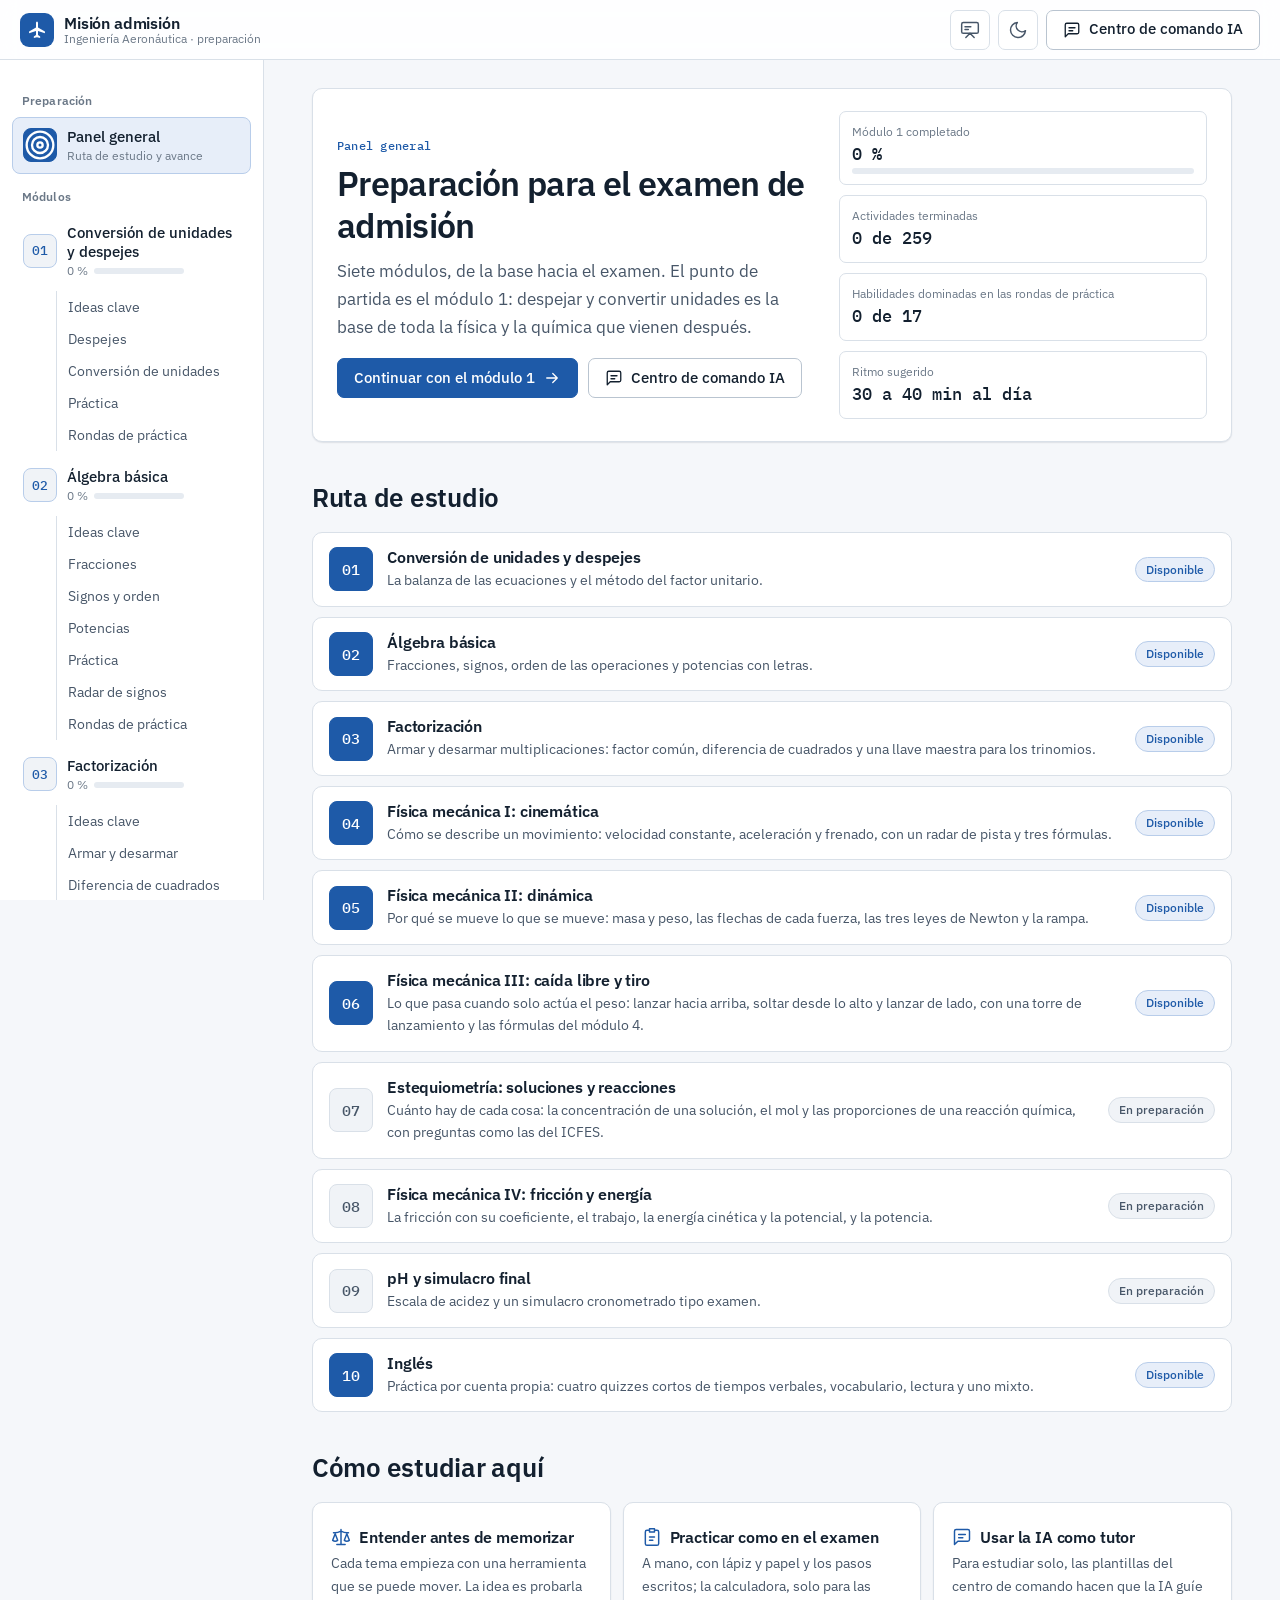
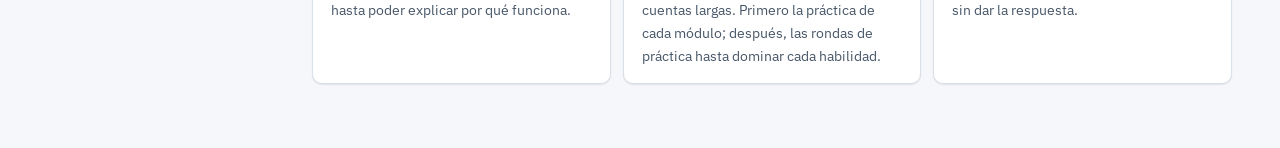
<file: index.html>
<!DOCTYPE html>
<html lang="es">
<head>
<meta charset="UTF-8">
<meta name="viewport" content="width=device-width, initial-scale=1, viewport-fit=cover">
<meta name="theme-color" content="#f5f7fa" media="(prefers-color-scheme: light)">
<meta name="theme-color" content="#0d141d" media="(prefers-color-scheme: dark)">
<title>Misión admisión</title>
<link rel="icon" href="data:image/svg+xml,%3Csvg xmlns='http://www.w3.org/2000/svg' viewBox='0 0 24 24'%3E%3Crect width='24' height='24' rx='6' fill='%231e5aa8'/%3E%3Cpath fill='white' transform='translate(3 3) scale(.75)' d='M12 1.8c.7 0 1.2.9 1.2 2.2v5.1l8.3 4.6v2.1l-8.3-2.5v4.6l2.6 1.9v1.7L12 20.6l-3.8.9v-1.7l2.6-1.9v-4.6l-8.3 2.5v-2.1l8.3-4.6V4c0-1.3.5-2.2 1.2-2.2z'/%3E%3C/svg%3E">

<!-- Tema guardado antes de pintar (evita el destello claro/oscuro) -->
<script>
  try { var t = localStorage.getItem('misionAdmision.tema'); if (t === 'claro' || t === 'oscuro') document.documentElement.dataset.theme = t === 'claro' ? 'light' : 'dark'; } catch (e) {}
</script>

<!-- Tipografías: IBM Plex (sans para leer, mono para datos, serif itálica para variables) -->
<link rel="preconnect" href="https://fonts.googleapis.com">
<link rel="preconnect" href="https://fonts.gstatic.com" crossorigin>
<link href="https://fonts.googleapis.com/css2?family=IBM+Plex+Mono:wght@400;500;600&family=IBM+Plex+Sans:ital,wght@0,400;0,500;0,600;0,700;1,400&family=IBM+Plex+Serif:ital,wght@1,400;1,500&display=swap" rel="stylesheet">

<link rel="stylesheet" href="css/base.css">
<link rel="stylesheet" href="css/layout.css">
<link rel="stylesheet" href="css/componentes.css">
<link rel="stylesheet" href="css/modulo1.css">
<link rel="stylesheet" href="css/clase.css">
<link rel="stylesheet" href="css/modulo2.css">
<link rel="stylesheet" href="css/modulo3.css">
<link rel="stylesheet" href="css/modulo4.css">
<link rel="stylesheet" href="css/modulo5.css">
<link rel="stylesheet" href="css/modulo6.css">
<link rel="stylesheet" href="css/ingles.css">
<link rel="stylesheet" href="css/rondas.css">

<!-- Scripts clásicos (sin compilación): funciona abriendo este archivo con doble clic
     y también publicado en GitHub Pages, sin cambios. -->
<script defer src="js/nucleo.js"></script>
<script defer src="js/pizarra.js"></script>
<script defer src="js/catalogo.js"></script>
<script defer src="js/rondas.js"></script>
<script defer src="js/m1/algebra.js"></script>
<script defer src="js/m1/unidades.js"></script>
<script defer src="js/m1/contenido.js"></script>
<script defer src="js/m1/clase.js"></script>
<script defer src="js/m1/presentacion.js"></script>
<script defer src="js/m1/balanza.js"></script>
<script defer src="js/m1/conversor.js"></script>
<script defer src="js/m1/practica.js"></script>
<script defer src="js/m1/rondas.js"></script>
<script defer src="js/m1/modulo1.js"></script>
<script defer src="js/m2/contenido.js"></script>
<script defer src="js/m2/clase.js"></script>
<script defer src="js/m2/sumas.js"></script>
<script defer src="js/m2/fracciones.js"></script>
<script defer src="js/m2/operaciones.js"></script>
<script defer src="js/m2/exponentes.js"></script>
<script defer src="js/m2/radar.js"></script>
<script defer src="js/m2/rondas.js"></script>
<script defer src="js/m2/modulo2.js"></script>
<script defer src="js/m3/contenido.js"></script>
<script defer src="js/m3/clase.js"></script>
<script defer src="js/m3/areas.js"></script>
<script defer src="js/m3/flechas.js"></script>
<script defer src="js/m3/cuadrados.js"></script>
<script defer src="js/m3/llave.js"></script>
<script defer src="js/m3/rondas.js"></script>
<script defer src="js/m3/modulo3.js"></script>
<script defer src="js/m4/contenido.js"></script>
<script defer src="js/m4/clase.js"></script>
<script defer src="js/m4/radar.js"></script>
<script defer src="js/m4/formulas.js"></script>
<script defer src="js/m4/modulo4.js"></script>
<script defer src="js/m5/contenido.js"></script>
<script defer src="js/m5/clase.js"></script>
<script defer src="js/m5/fuerzas.js"></script>
<script defer src="js/m5/rampa.js"></script>
<script defer src="js/m5/modulo5.js"></script>
<script defer src="js/m6/contenido.js"></script>
<script defer src="js/m6/clase.js"></script>
<script defer src="js/m6/torre.js"></script>
<script defer src="js/m6/modulo6.js"></script>
<script defer src="js/ingles/contenido.js"></script>
<script defer src="js/ingles/ingles.js"></script>
<script defer src="js/asistente.js"></script>
<script defer src="js/plataforma.js"></script>
</head>
<body>
<a class="saltar" href="#contenido">Saltar al contenido</a>

<header class="cabecera">
  <button class="btn-icono solo-movil" type="button" id="btn-menu" aria-label="Abrir el menú de módulos" aria-controls="lateral" aria-expanded="false"></button>
  <a class="marca" href="#inicio" aria-label="Misión admisión, ir al panel general">
    <span class="marca-logo" aria-hidden="true"></span>
    <span class="marca-texto">
      <b>Misión admisión</b>
      <small>Ingeniería Aeronáutica · preparación</small>
    </span>
  </a>
  <div class="cabecera-acciones">
    <button class="btn-icono" type="button" id="btn-pizarra" aria-label="Abrir el pizarrón" title="Pizarrón"></button>
    <button class="btn-icono" type="button" id="btn-tema" aria-label="Cambiar tema"></button>
    <button class="btn btn-secundario btn-asistente" type="button" id="btn-asistente" aria-controls="asistente" aria-expanded="false">
      <span class="ico" aria-hidden="true"></span><span class="txt">Centro de comando IA</span>
    </button>
  </div>
</header>

<div class="marco">
  <nav class="lateral" id="lateral" aria-label="Módulos del curso"></nav>
  <main class="contenido" id="contenido" tabindex="-1"></main>
  <aside class="asistente" id="asistente" aria-label="Centro de comando IA"></aside>
</div>
<div class="velo" id="velo" hidden></div>
<div class="aviso-flotante" id="aviso" role="status" aria-live="polite"></div>

<noscript><p class="sin-js">Esta plataforma necesita JavaScript activado.</p></noscript>
</body>
</html>
</file>
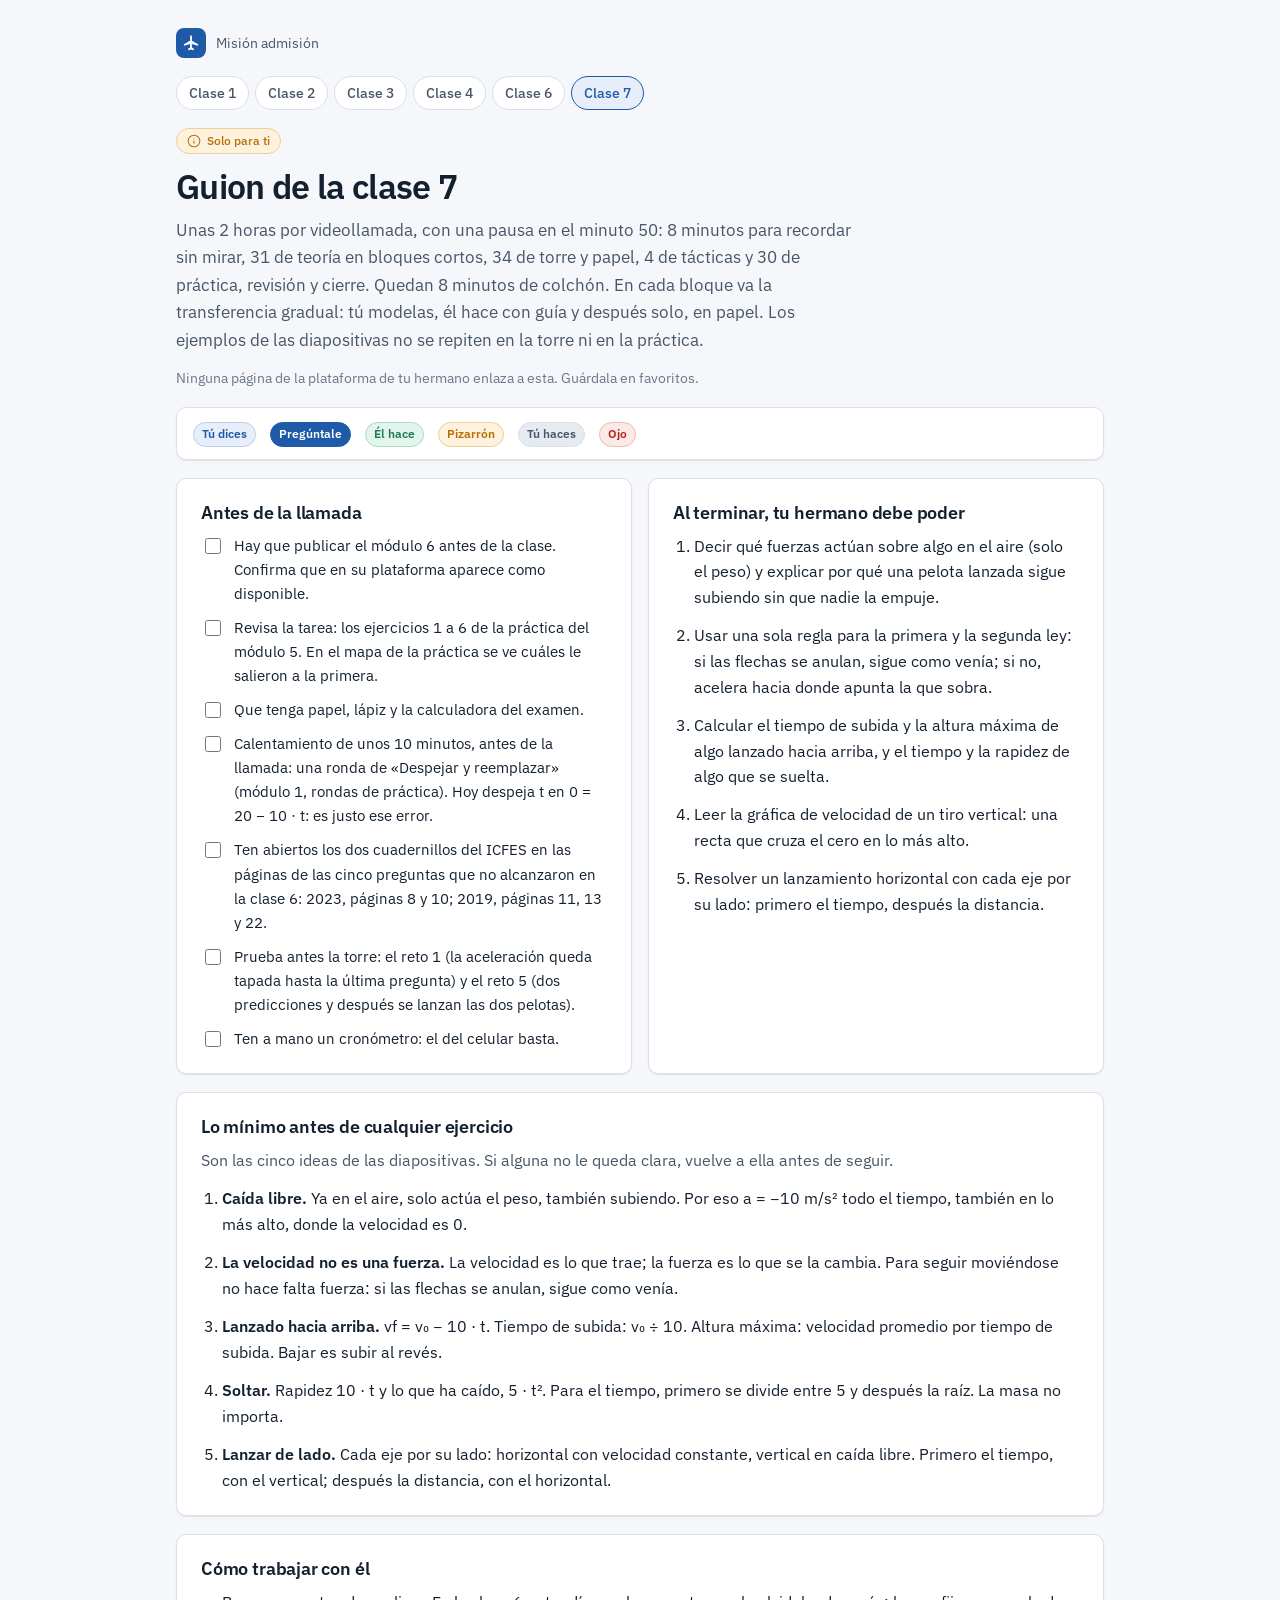
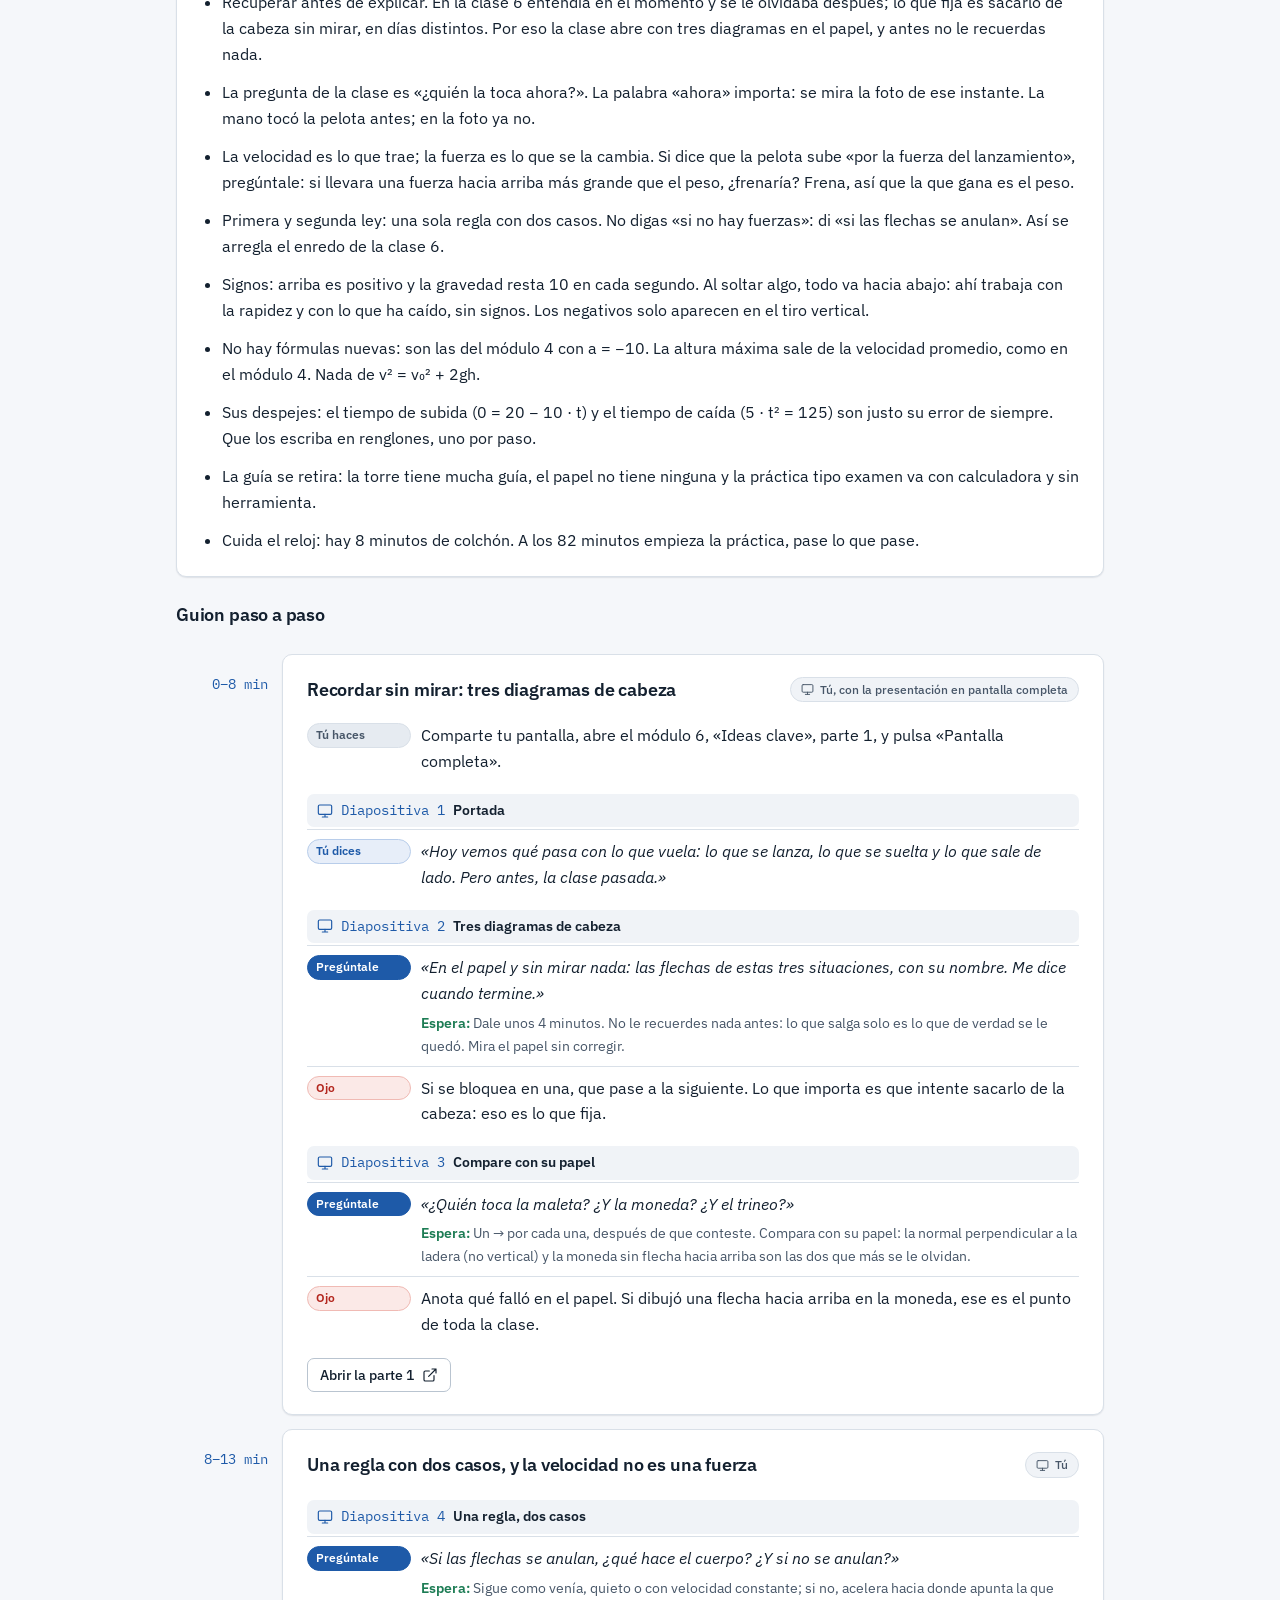
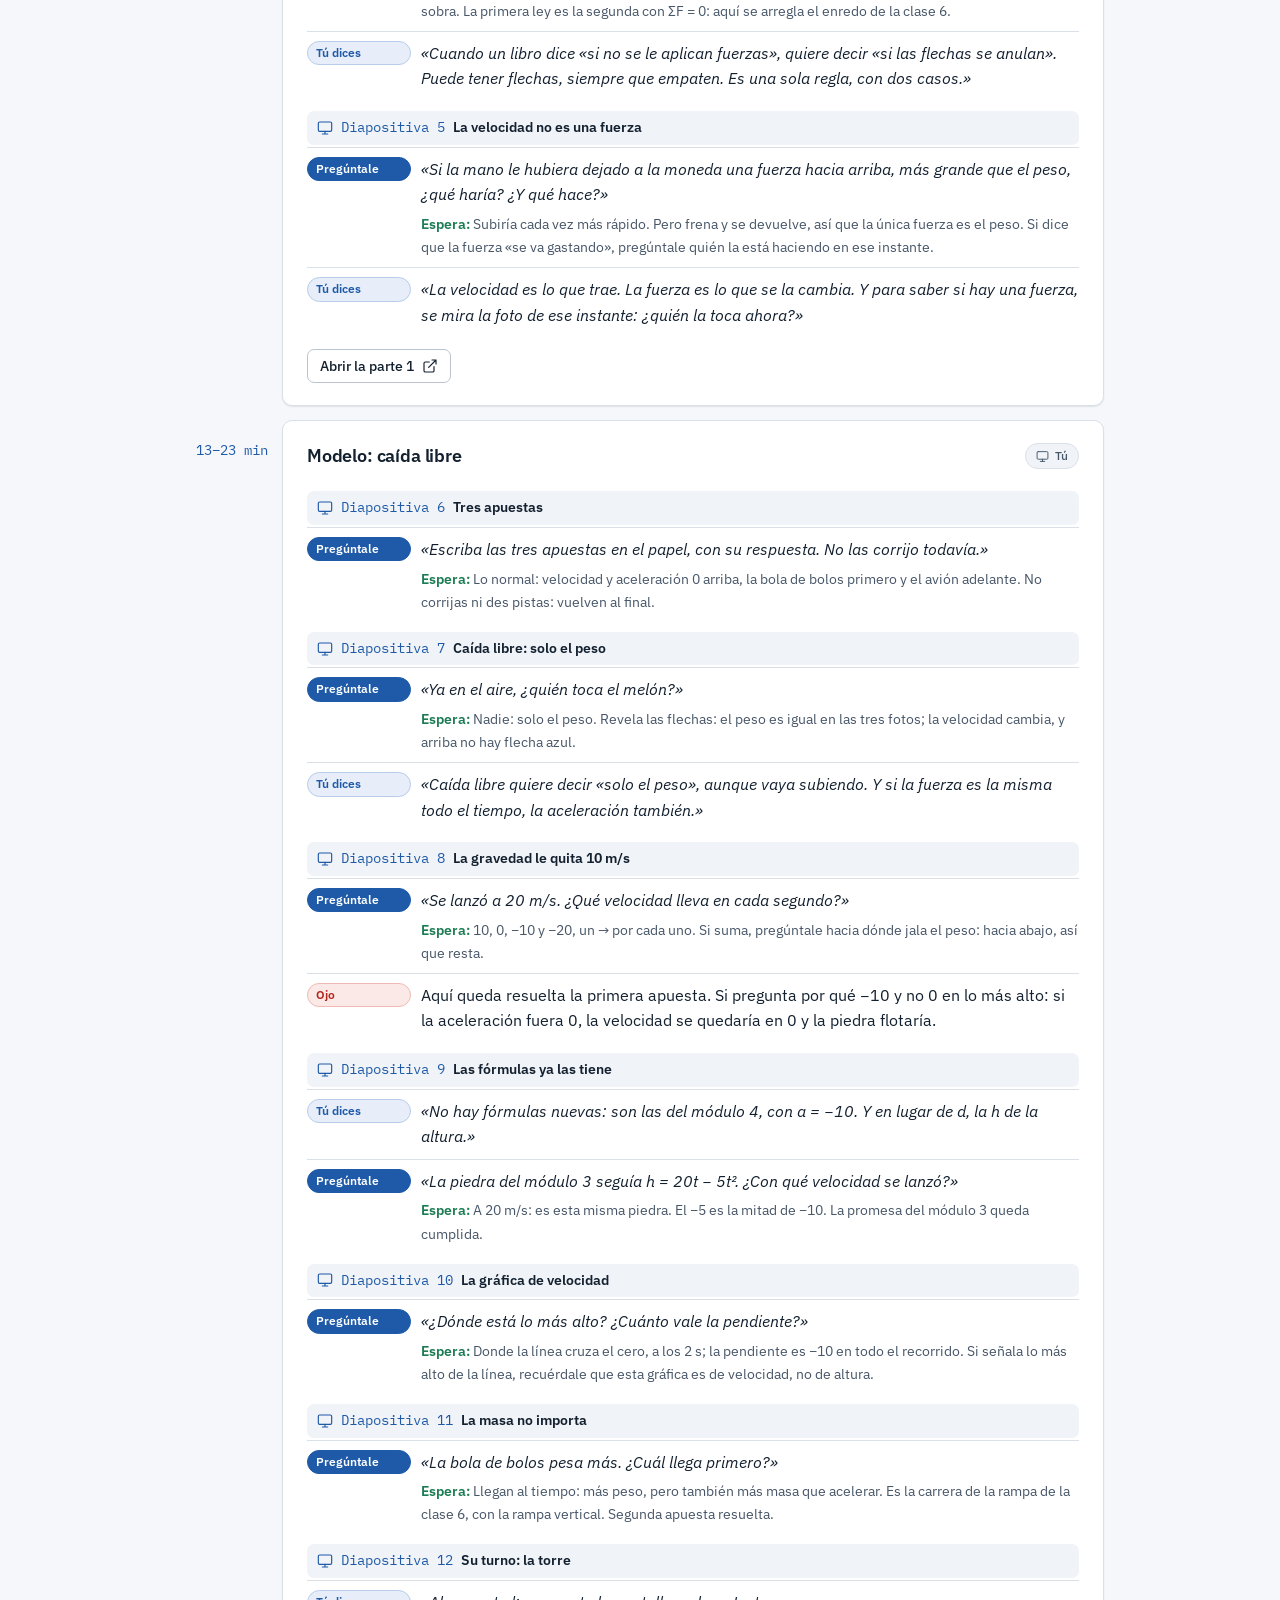
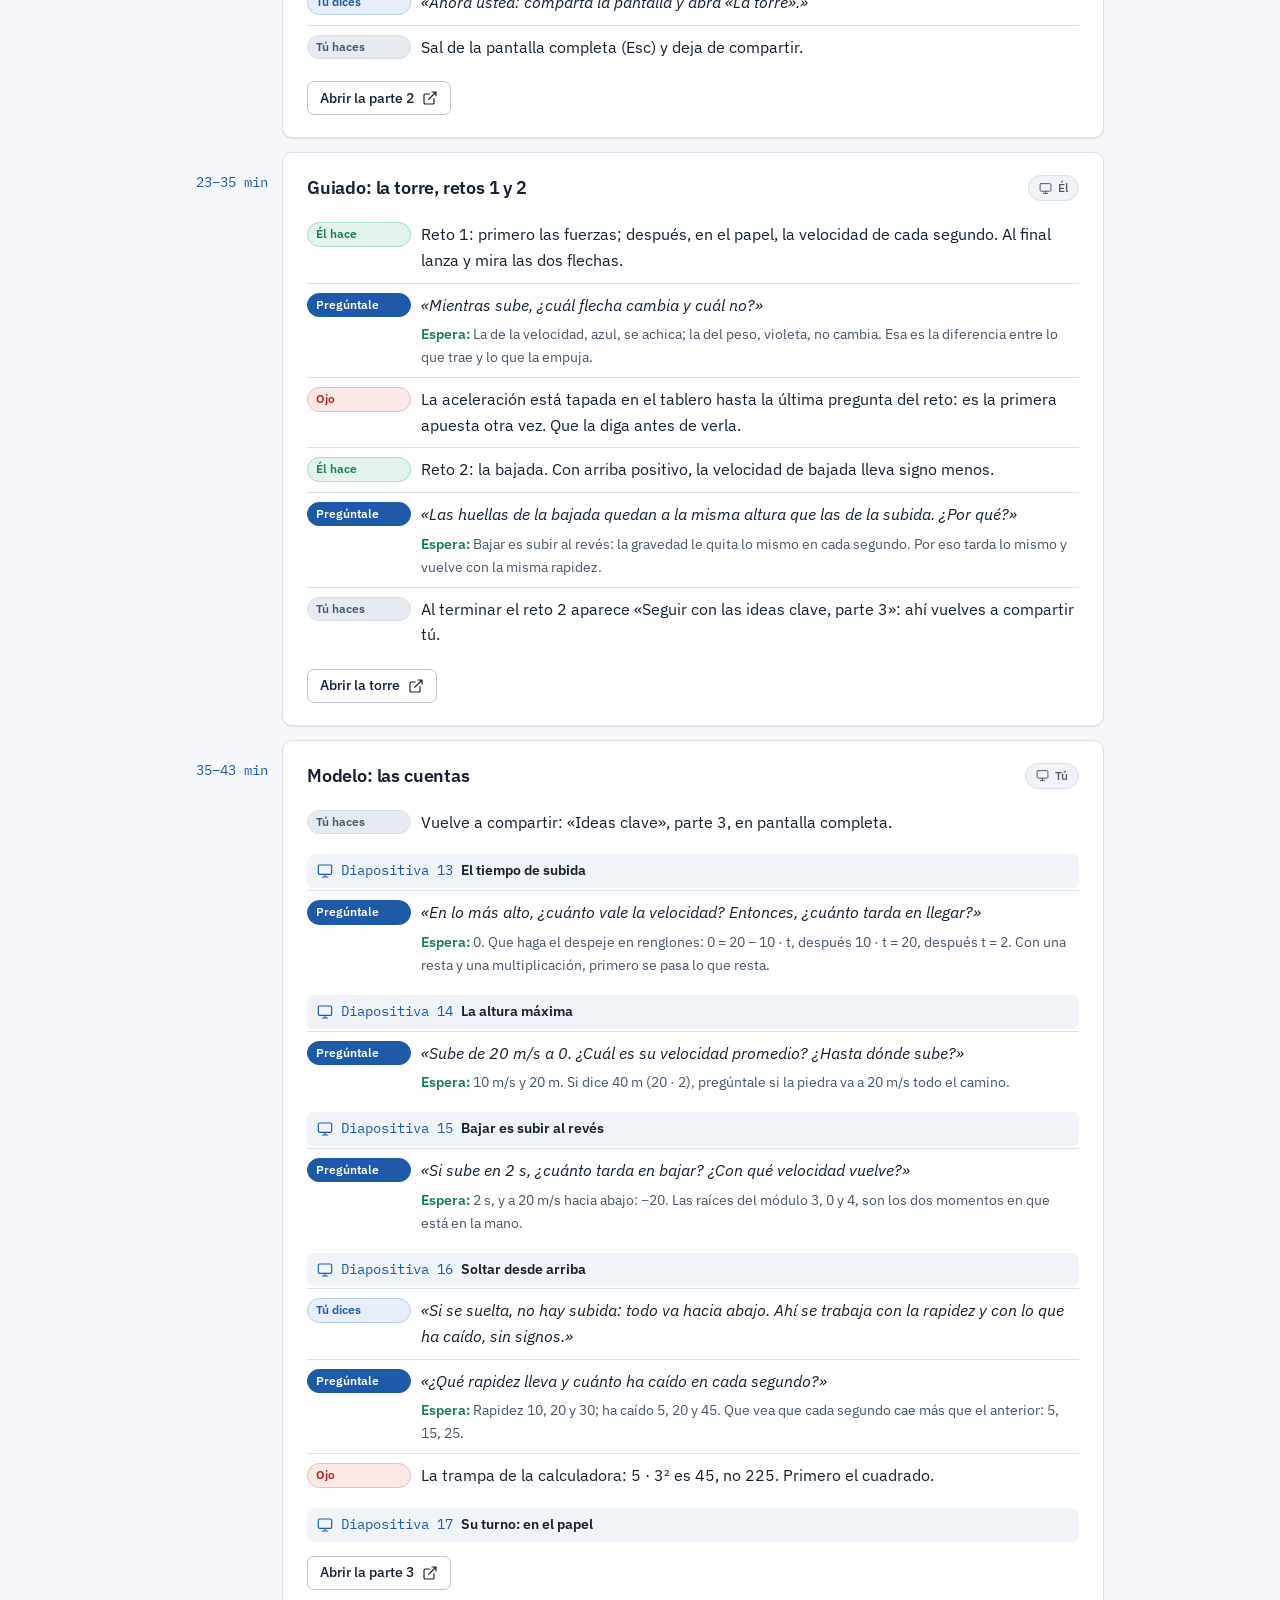
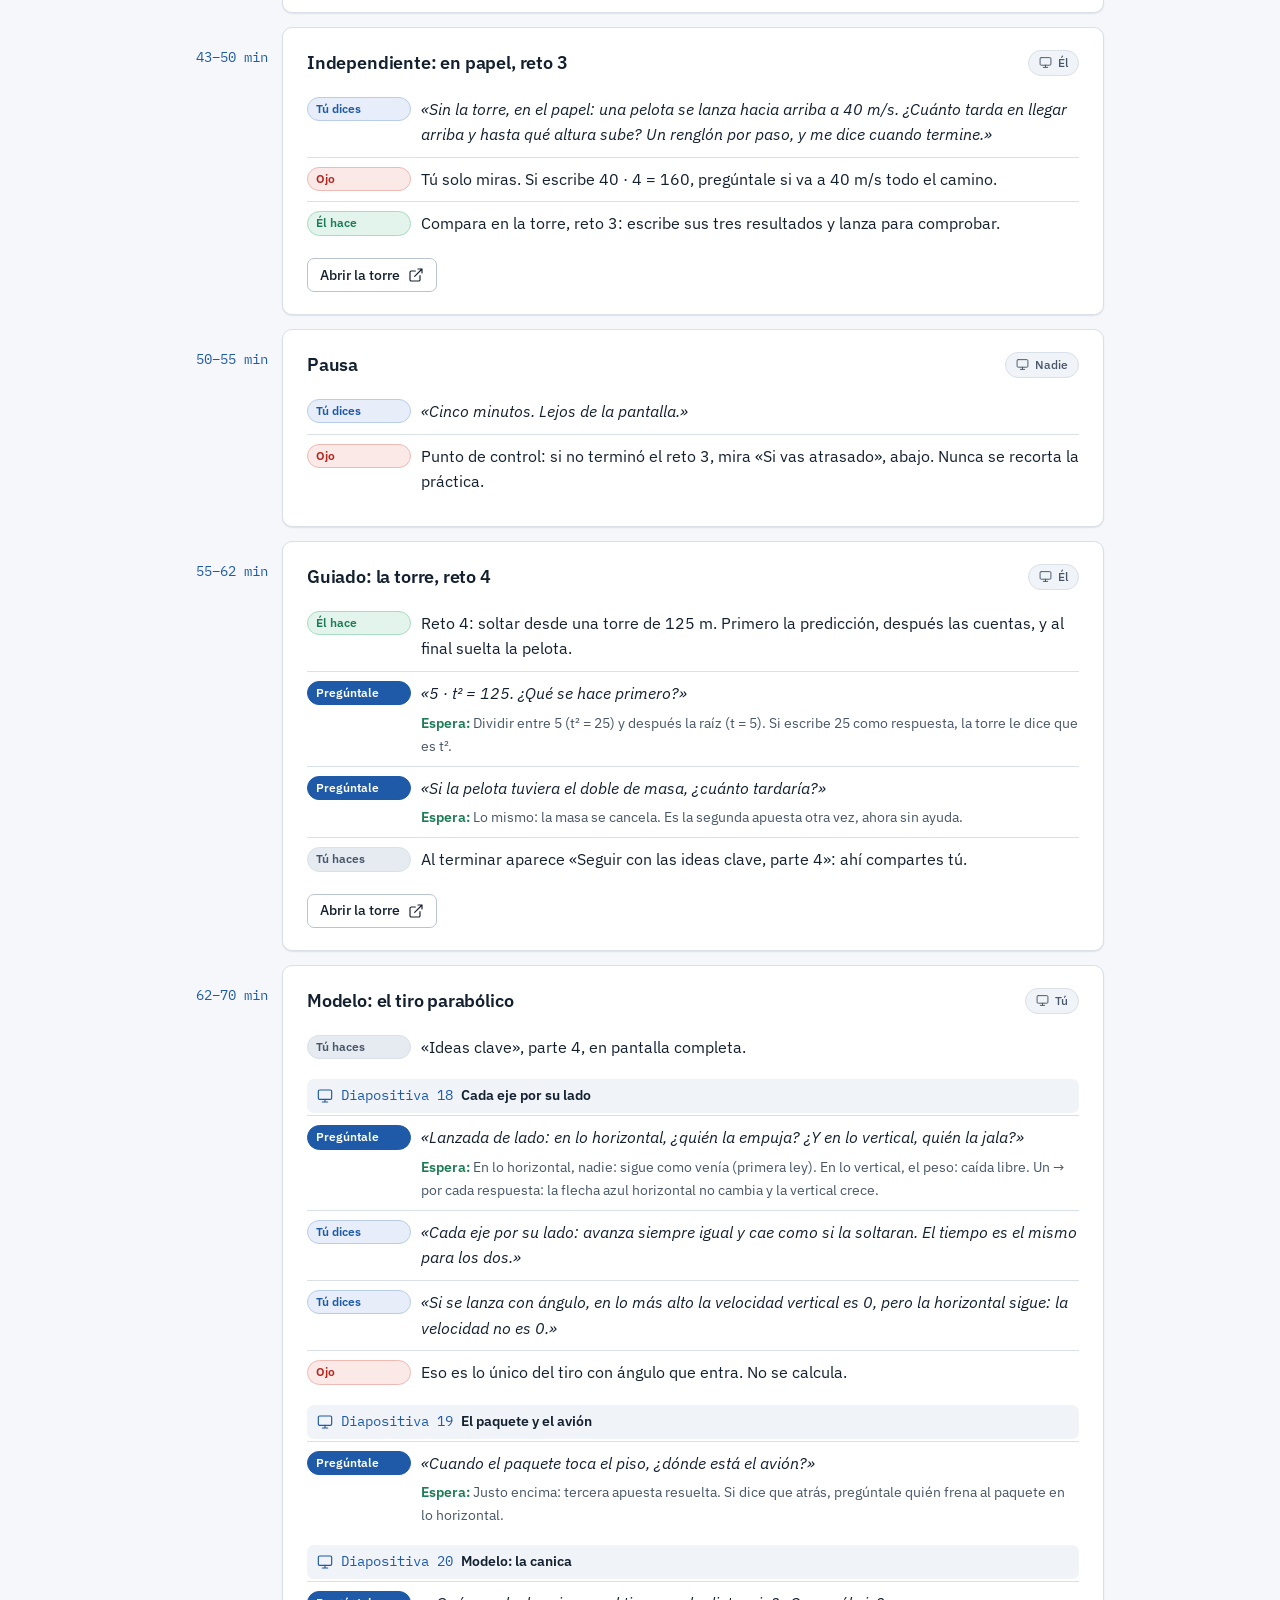
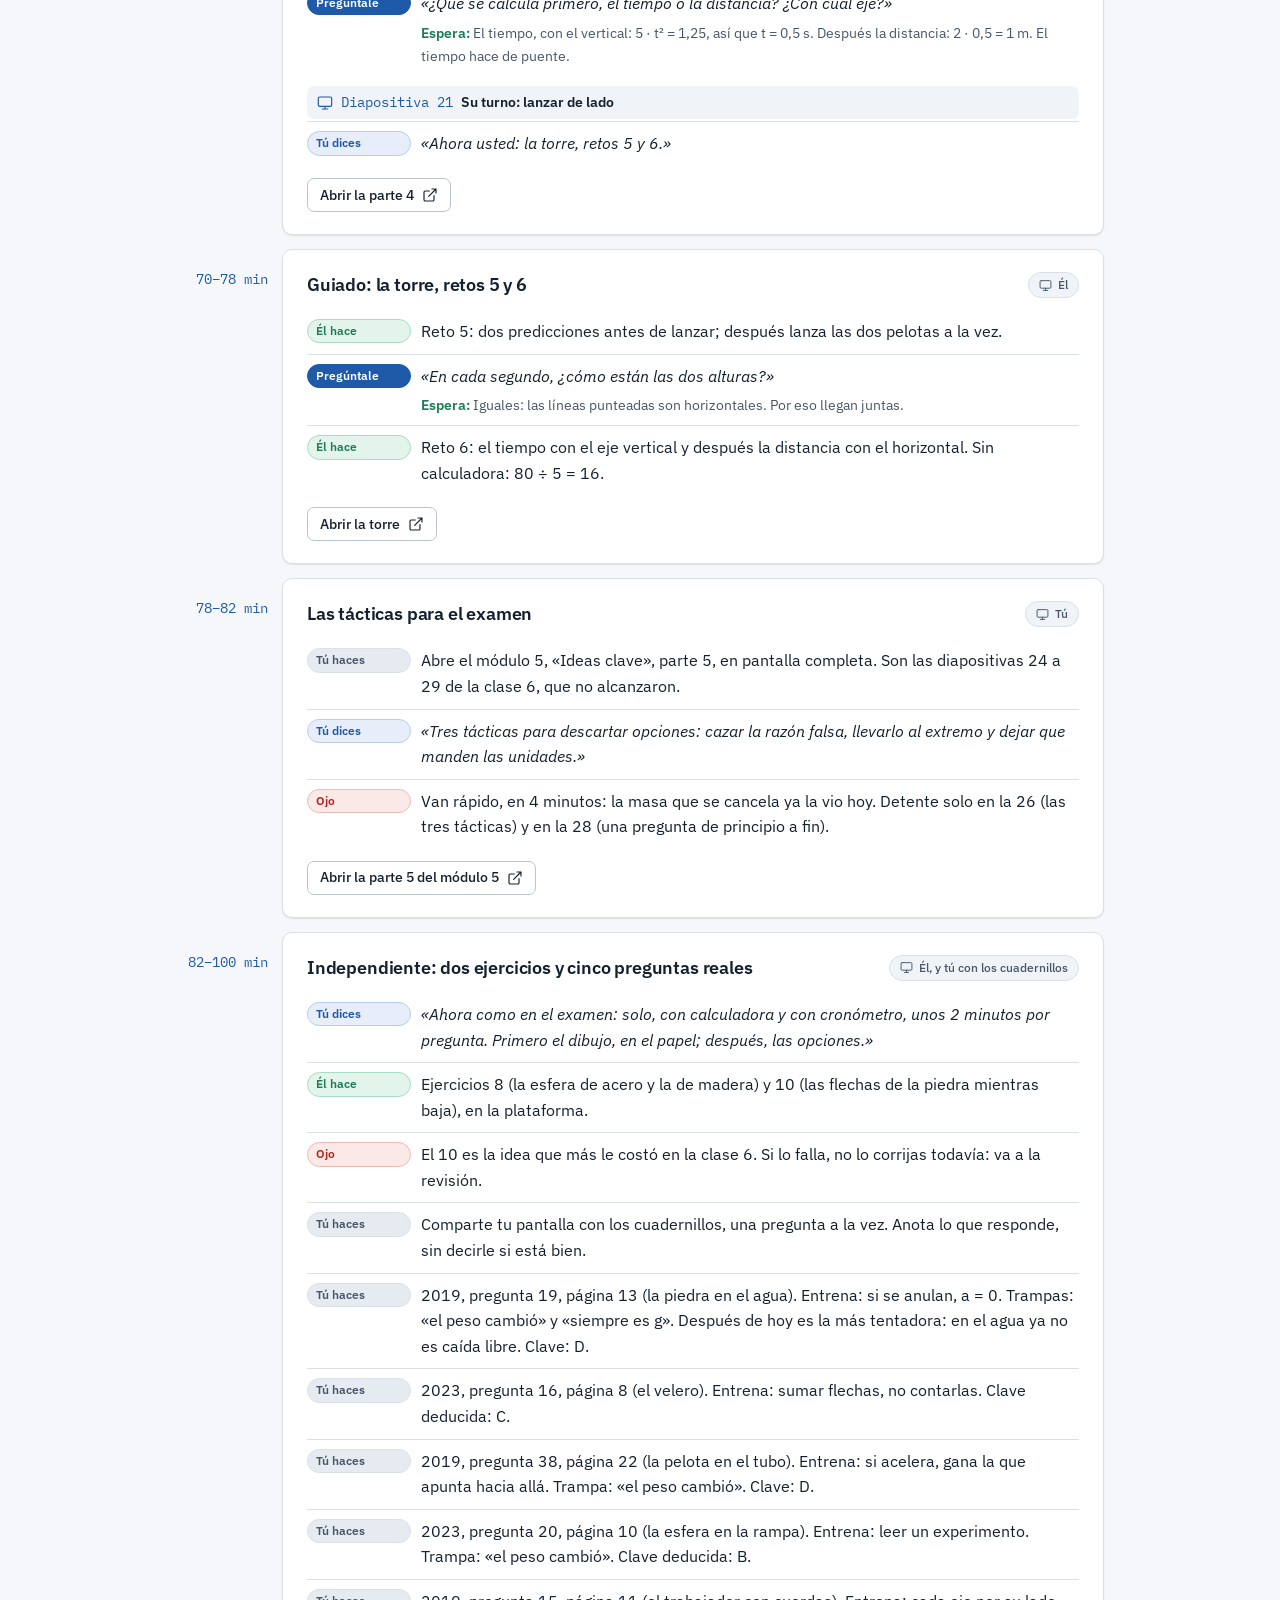
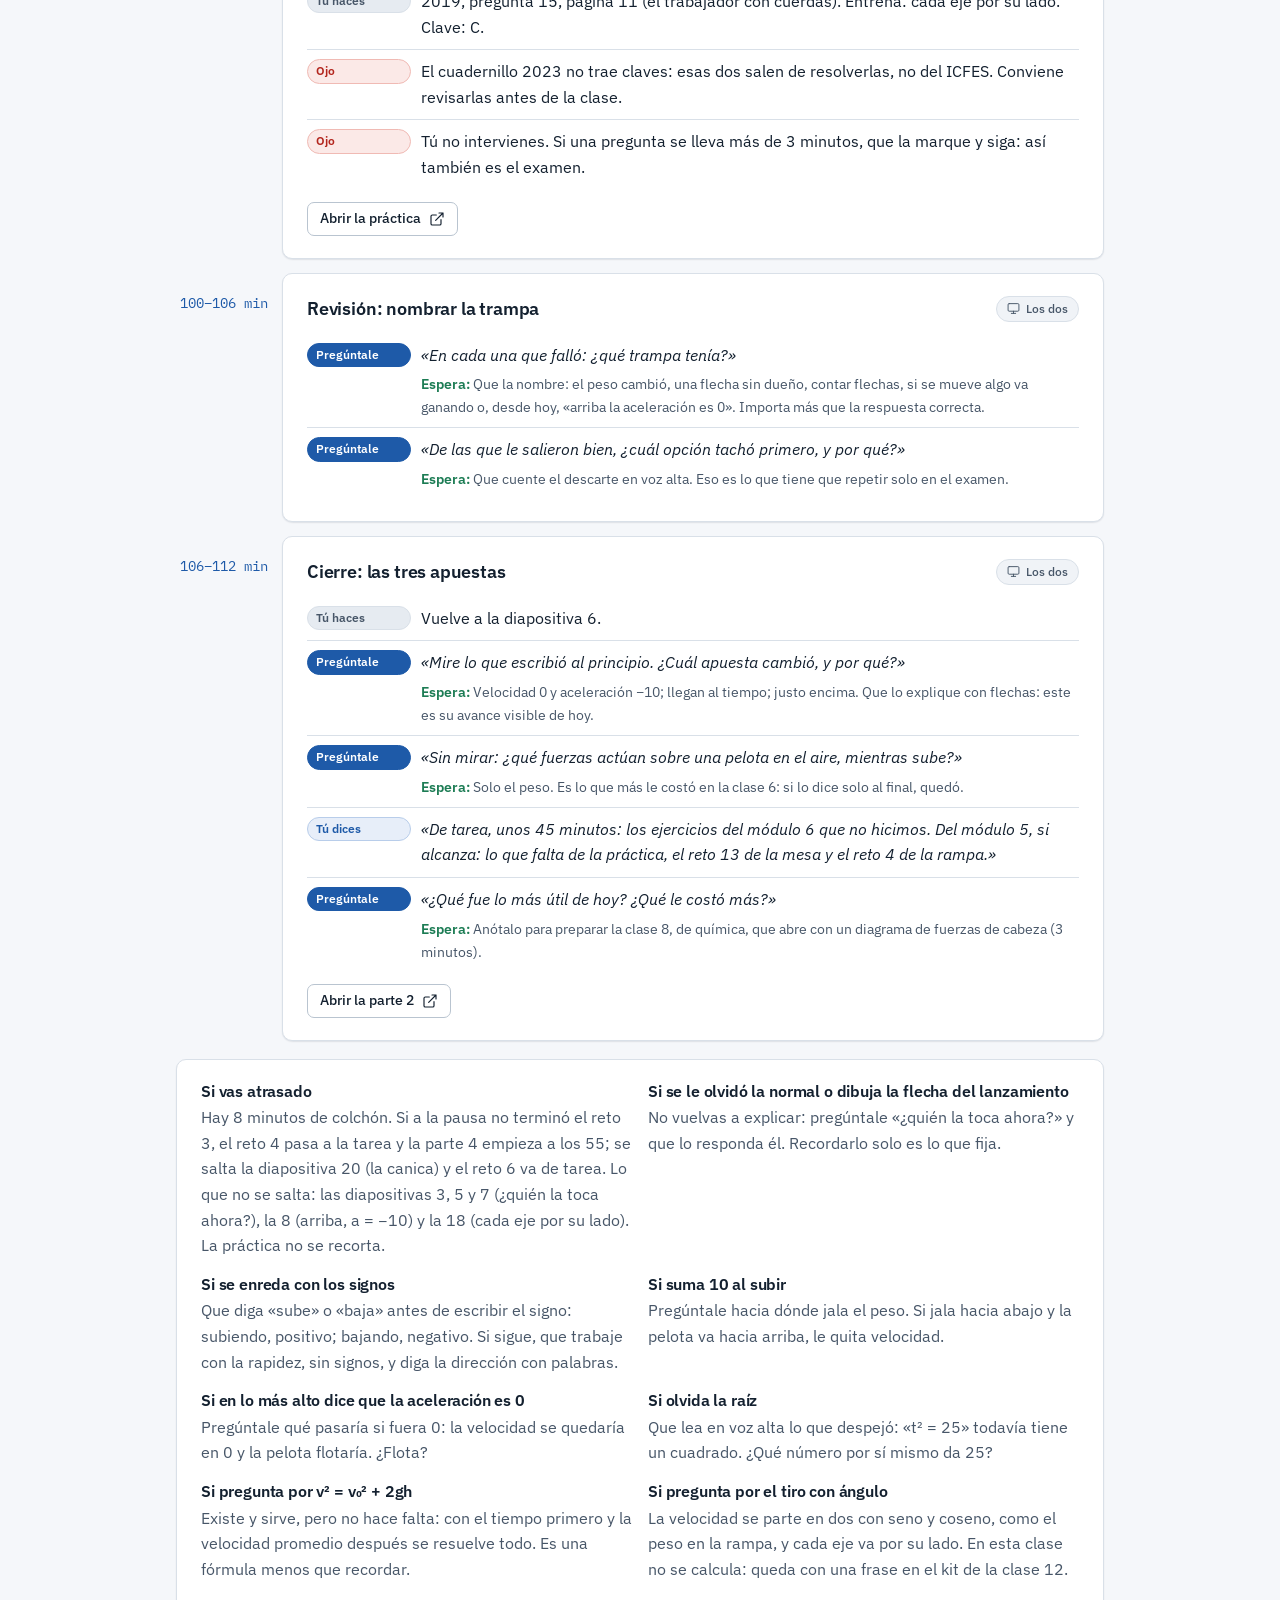
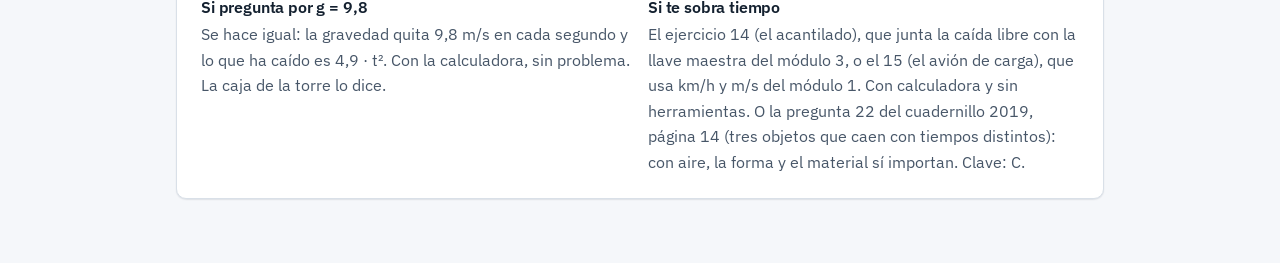
<file: tutor-q7m2.html>
<!DOCTYPE html>
<html lang="es">
<head>
<meta charset="UTF-8">
<meta name="viewport" content="width=device-width, initial-scale=1, viewport-fit=cover">
<!-- Página solo para el tutor: ninguna página de la plataforma enlaza aquí -->
<meta name="robots" content="noindex, nofollow">
<title>Guía del tutor</title>
<link rel="icon" href="data:image/svg+xml,%3Csvg xmlns='http://www.w3.org/2000/svg' viewBox='0 0 24 24'%3E%3Crect width='24' height='24' rx='6' fill='%231e5aa8'/%3E%3Cpath fill='white' transform='translate(3 3) scale(.75)' d='M12 1.8c.7 0 1.2.9 1.2 2.2v5.1l8.3 4.6v2.1l-8.3-2.5v4.6l2.6 1.9v1.7L12 20.6l-3.8.9v-1.7l2.6-1.9v-4.6l-8.3 2.5v-2.1l8.3-4.6V4c0-1.3.5-2.2 1.2-2.2z'/%3E%3C/svg%3E">
<script>
  try { var t = localStorage.getItem('misionAdmision.tema'); if (t === 'claro' || t === 'oscuro') document.documentElement.dataset.theme = t === 'claro' ? 'light' : 'dark'; } catch (e) {}
</script>
<link rel="preconnect" href="https://fonts.googleapis.com">
<link rel="preconnect" href="https://fonts.gstatic.com" crossorigin>
<link href="https://fonts.googleapis.com/css2?family=IBM+Plex+Mono:wght@400;500;600&family=IBM+Plex+Sans:ital,wght@0,400;0,500;0,600;0,700;1,400&family=IBM+Plex+Serif:ital,wght@1,400;1,500&display=swap" rel="stylesheet">
<link rel="stylesheet" href="css/base.css">
<link rel="stylesheet" href="css/componentes.css">
<link rel="stylesheet" href="css/tutor.css">
<script defer src="js/nucleo.js"></script>
<script defer src="js/m1/clase.js"></script>
<script defer src="js/m2/contenido.js"></script>
<script defer src="js/m2/clase.js"></script>
<script defer src="js/guia-clase2.js"></script>
<script defer src="js/m3/contenido.js"></script>
<script defer src="js/m3/clase.js"></script>
<script defer src="js/guia-clase3.js"></script>
<script defer src="js/m4/contenido.js"></script>
<script defer src="js/m4/clase.js"></script>
<script defer src="js/guia-clase4.js"></script>
<script defer src="js/m5/contenido.js"></script>
<script defer src="js/m5/clase.js"></script>
<script defer src="js/guia-clase6.js"></script>
<script defer src="js/m6/contenido.js"></script>
<script defer src="js/m6/clase.js"></script>
<script defer src="js/guia-clase7.js"></script>
<script defer src="js/tutor.js"></script>
</head>
<body>
<main class="pagina-tutor">
  <div class="tutor-marca">
    <span class="marca-logo" aria-hidden="true"><svg viewBox="0 0 24 24" fill="currentColor"><path d="M12 1.8c.7 0 1.2.9 1.2 2.2v5.1l8.3 4.6v2.1l-8.3-2.5v4.6l2.6 1.9v1.7L12 20.6l-3.8.9v-1.7l2.6-1.9v-4.6l-8.3 2.5v-2.1l8.3-4.6V4c0-1.3.5-2.2 1.2-2.2z"/></svg></span>
    Misión admisión
  </div>
  <div id="guia" class="vista-guia"></div>
</main>
<noscript><p style="padding:24px">Esta página necesita JavaScript activado.</p></noscript>
</body>
</html>
</file>
<file: css/base.css>
/* =====================================================================
   MISIÓN ADMISIÓN · base
   Tokens de diseño (claro y oscuro), reinicio, tipografía y notación
   matemática. Estética: panel técnico limpio, sobrio y legible.
   ===================================================================== */

:root {
  /* Superficies */
  --fondo: #f5f7fa;
  --superficie: #ffffff;
  --superficie-2: #f0f3f7;
  --superficie-3: #e6ebf1;
  --borde: #d9e0e8;
  --borde-fuerte: #b9c4d0;

  /* Texto */
  --texto: #13202f;
  --texto-2: #475668;
  --texto-3: #6b7887;

  /* Acento principal: azul aeronáutico */
  --primario: #1e5aa8;
  --primario-hover: #174a8c;
  --primario-suave: #e7eef9;
  --primario-borde: #b8cdea;
  --sobre-primario: #ffffff;

  /* Ámbar de cabina: atención y cancelaciones */
  --ambar: #b86e00;
  --ambar-suave: #fdf2de;
  --ambar-borde: #efcf95;

  /* Violeta: los números en el módulo 3 (c en la llave maestra) */
  --violeta: #6c3fb0;
  --violeta-suave: #f2ecfa;
  --violeta-borde: #d5c3ee;

  /* Estados */
  --exito: #1c7c54;
  --exito-suave: #e3f4ec;
  --exito-borde: #a9dcc3;
  --error: #b3261e;
  --error-suave: #fbe9e7;
  --error-borde: #f0bab4;

  /* Plano técnico (cuadrícula de fondo de los bancos de trabajo) */
  --cuadricula: rgba(30, 90, 168, 0.06);

  --sombra-1: 0 1px 2px rgba(19, 32, 47, 0.06), 0 1px 1px rgba(19, 32, 47, 0.04);
  --sombra-2: 0 6px 24px rgba(19, 32, 47, 0.10), 0 2px 6px rgba(19, 32, 47, 0.06);
  --foco: 0 0 0 3px rgba(30, 90, 168, 0.35);

  /* Tipografías */
  --f-texto: 'IBM Plex Sans', 'Segoe UI', system-ui, -apple-system, sans-serif;
  --f-mono: 'IBM Plex Mono', ui-monospace, 'Cascadia Mono', Consolas, monospace;
  --f-mate: 'IBM Plex Serif', 'Cambria Math', Cambria, Georgia, serif;

  --radio: 10px;
  --radio-chico: 7px;
  --cab-alto: 60px;
  --lateral-ancho: 264px;
  --asistente-ancho: 360px;

  color-scheme: light;
}

/* Tema oscuro: por preferencia del sistema o elegido a mano */
@media (prefers-color-scheme: dark) {
  :root:not([data-theme="light"]) {
    --fondo: #0d141d;
    --superficie: #141d28;
    --superficie-2: #1a2532;
    --superficie-3: #22303f;
    --borde: #273444;
    --borde-fuerte: #3a4a5d;
    --texto: #e7ecf2;
    --texto-2: #a9b6c4;
    --texto-3: #7f8c9b;
    --primario: #7fb0ff;
    --primario-hover: #a3c7ff;
    --primario-suave: #1a2a42;
    --primario-borde: #2f4a73;
    --sobre-primario: #0d141d;
    --ambar: #f0b54a;
    --ambar-suave: #33270f;
    --ambar-borde: #6b5222;
    --violeta: #c3a2f2;
    --violeta-suave: #251c35;
    --violeta-borde: #4b3a69;
    --exito: #5bc796;
    --exito-suave: #12291f;
    --exito-borde: #275c43;
    --error: #f2867d;
    --error-suave: #331816;
    --error-borde: #6e302b;
    --cuadricula: rgba(127, 176, 255, 0.05);
    --sombra-1: 0 1px 2px rgba(0, 0, 0, 0.4);
    --sombra-2: 0 8px 28px rgba(0, 0, 0, 0.45);
    --foco: 0 0 0 3px rgba(127, 176, 255, 0.4);
    color-scheme: dark;
  }
}
:root[data-theme="dark"] {
  --fondo: #0d141d;
  --superficie: #141d28;
  --superficie-2: #1a2532;
  --superficie-3: #22303f;
  --borde: #273444;
  --borde-fuerte: #3a4a5d;
  --texto: #e7ecf2;
  --texto-2: #a9b6c4;
  --texto-3: #7f8c9b;
  --primario: #7fb0ff;
  --primario-hover: #a3c7ff;
  --primario-suave: #1a2a42;
  --primario-borde: #2f4a73;
  --sobre-primario: #0d141d;
  --ambar: #f0b54a;
  --ambar-suave: #33270f;
  --ambar-borde: #6b5222;
  --violeta: #c3a2f2;
  --violeta-suave: #251c35;
  --violeta-borde: #4b3a69;
  --exito: #5bc796;
  --exito-suave: #12291f;
  --exito-borde: #275c43;
  --error: #f2867d;
  --error-suave: #331816;
  --error-borde: #6e302b;
  --cuadricula: rgba(127, 176, 255, 0.05);
  --sombra-1: 0 1px 2px rgba(0, 0, 0, 0.4);
  --sombra-2: 0 8px 28px rgba(0, 0, 0, 0.45);
  --foco: 0 0 0 3px rgba(127, 176, 255, 0.4);
  color-scheme: dark;
}

/* ---------- Reinicio ---------- */
*, *::before, *::after { box-sizing: border-box; }
html { -webkit-text-size-adjust: 100%; scroll-padding-top: calc(var(--cab-alto) + 16px); }
body {
  margin: 0;
  min-height: 100vh;
  background: var(--fondo);
  color: var(--texto);
  font-family: var(--f-texto);
  font-size: 16px;
  line-height: 1.6;
  -webkit-font-smoothing: antialiased;
  text-rendering: optimizeLegibility;
}
img, svg { display: block; max-width: 100%; }
button, input, select, textarea { font: inherit; color: inherit; }
button { cursor: pointer; }
button:disabled { cursor: not-allowed; }
a { color: var(--primario); text-decoration-thickness: 1px; text-underline-offset: 2px; }
a:hover { color: var(--primario-hover); }
:focus-visible { outline: none; box-shadow: var(--foco); border-radius: 6px; }
[hidden] { display: none !important; }

/* ---------- Tipografía ---------- */
h1, h2, h3, h4 { margin: 0; line-height: 1.25; font-weight: 600; letter-spacing: -0.01em; color: var(--texto); }
h1 { font-size: clamp(1.6rem, 1.2rem + 1.4vw, 2.1rem); letter-spacing: -0.02em; }
h2 { font-size: clamp(1.3rem, 1.1rem + 0.7vw, 1.6rem); }
h3 { font-size: 1.1rem; }
h4 { font-size: 1rem; }
p { margin: 0 0 0.8em; }
p:last-child { margin-bottom: 0; }
ul, ol { margin: 0 0 0.8em; padding-left: 1.3em; }
li + li { margin-top: 0.3em; }
b, strong { font-weight: 600; }
small { font-size: 0.85em; }

.etiqueta {
  display: inline-block;
  font-family: var(--f-mono);
  font-size: 0.78rem;
  font-weight: 500;
  color: var(--primario);
  letter-spacing: 0.02em;
}
.entrada { font-size: 1.08rem; color: var(--texto-2); max-width: 68ch; }
.texto-2 { color: var(--texto-2); }
.texto-3 { color: var(--texto-3); }
.mono { font-family: var(--f-mono); font-variant-numeric: tabular-nums; }
.sr-solo {
  position: absolute !important; width: 1px; height: 1px; overflow: hidden;
  clip: rect(0 0 0 0); clip-path: inset(50%); white-space: nowrap;
}

/* ---------- Notación matemática ----------
   .mt  = bloque de fórmula        .vr = variable (itálica)
   .un  = unidad (recta)           .fr = fracción (.fr-n / .fr-d)       */
.mt {
  font-family: var(--f-texto);
  font-size: 1.08em;
  white-space: nowrap;
  display: inline-flex;
  align-items: center;
  gap: 0.28em;
  vertical-align: middle;
  line-height: 1.2;
}
.mt-bloque { display: flex; justify-content: center; flex-wrap: wrap; margin: 0.9em 0; font-size: 1.2em; }
.vr { font-family: var(--f-mate); font-style: italic; font-weight: 500; }
.vr sub { font-style: normal; font-size: 0.68em; margin-left: 0.04em; }
.num { font-family: var(--f-texto); font-style: normal; font-variant-numeric: tabular-nums; }
.un { font-family: var(--f-texto); font-style: normal; font-weight: 500; color: var(--texto-2); }
.op { font-family: var(--f-texto); font-style: normal; color: var(--texto-2); padding: 0 0.05em; }
.fr {
  display: inline-flex;
  flex-direction: column;
  align-items: stretch;
  vertical-align: middle;
  line-height: 1.15;
  margin: 0 0.1em;
}
.fr > .fr-n, .fr > .fr-d { display: flex; align-items: center; justify-content: center; gap: 0.25em; padding: 0.08em 0.3em; white-space: nowrap; }
.fr > .fr-d { border-top: 1.5px solid currentColor; }
/* Una fracción encima de otra: la raya del medio, más larga y más gruesa */
.fr-doble > .fr-n, .fr-doble > .fr-d { padding: 0.12em 0.35em; }
.fr-doble > .fr-d { border-top-width: 2.5px; }
.pega { display: inline-flex; align-items: center; }
/* Extremos (arriba) y medios (abajo), cada uno con su color */
.ext, .ext .num, .ext .un { color: var(--primario); font-weight: 600; }
.med, .med .num, .med .un { color: var(--ambar); font-weight: 600; }
.par { font-family: var(--f-texto); font-style: normal; font-weight: 300; font-size: 1.15em; color: var(--texto-2); }
.mt sup.exp { font-family: var(--f-texto); font-style: normal; font-size: 0.68em; margin-left: -0.15em; align-self: flex-start; }
.raiz { display: inline-flex; align-items: stretch; vertical-align: middle; }
.raiz-signo { font-family: var(--f-texto); font-size: 1.15em; line-height: 1; padding-right: 0.04em; align-self: flex-end; }
.raiz-rad { display: inline-flex; align-items: center; gap: 0.25em; border-top: 1.5px solid currentColor; padding: 0.08em 0.2em 0; }

/* Tachado de unidades o variables que se cancelan */
.tachado { position: relative; color: var(--texto-3); }
.tachado::after {
  content: "";
  position: absolute;
  left: -8%;
  right: -8%;
  top: 50%;
  height: 2px;
  background: var(--ambar);
  transform: rotate(-24deg);
  border-radius: 2px;
}

/* ---------- Movimiento reducido ---------- */
@media (prefers-reduced-motion: reduce) {
  *, *::before, *::after { animation-duration: 0.01ms !important; animation-iteration-count: 1 !important; transition-duration: 0.01ms !important; scroll-behavior: auto !important; }
}
</file>
<file: css/layout.css>
/* =====================================================================
   LAYOUT: cabecera fija · barra lateral de módulos · contenido ·
   panel del asistente (fijo en pantallas anchas, cajón en las demás)
   ===================================================================== */

.saltar {
  position: absolute; left: 12px; top: -60px; z-index: 100;
  background: var(--primario); color: var(--sobre-primario);
  padding: 8px 14px; border-radius: var(--radio-chico); text-decoration: none;
}
.saltar:focus { top: 10px; }

/* ---------- Cabecera ---------- */
/* Franja de la zona segura superior (celulares con muesca dentro de la app) */
body::before { content: ""; position: fixed; inset: 0 0 auto; height: env(safe-area-inset-top, 0px); z-index: 45; background: var(--superficie); }
.cabecera {
  position: sticky; top: env(safe-area-inset-top, 0px); z-index: 40;
  height: var(--cab-alto);
  display: flex; align-items: center; gap: 12px;
  padding-left: max(20px, env(safe-area-inset-left, 0px));
  padding-right: max(20px, env(safe-area-inset-right, 0px));
  background: color-mix(in srgb, var(--superficie) 88%, transparent);
  backdrop-filter: saturate(1.4) blur(10px);
  -webkit-backdrop-filter: saturate(1.4) blur(10px);
  border-bottom: 1px solid var(--borde);
}
.marca { display: flex; align-items: center; gap: 10px; text-decoration: none; color: var(--texto); min-width: 0; }
.marca:hover { color: var(--texto); }
.marca-logo {
  width: 34px; height: 34px; flex: none;
  display: grid; place-items: center;
  border-radius: 9px;
  background: var(--primario); color: var(--sobre-primario);
}
.marca-logo svg { width: 20px; height: 20px; }
.marca-texto { display: flex; flex-direction: column; line-height: 1.15; min-width: 0; }
.marca-texto b { font-size: 0.98rem; font-weight: 600; letter-spacing: -0.01em; }
.marca-texto small { font-size: 0.74rem; color: var(--texto-3); white-space: nowrap; overflow: hidden; text-overflow: ellipsis; }
.cabecera-acciones { margin-left: auto; display: flex; align-items: center; gap: 8px; }

/* ---------- Marco de tres columnas ---------- */
.marco {
  display: grid;
  grid-template-columns: var(--lateral-ancho) minmax(0, 1fr);
  min-height: calc(100vh - var(--cab-alto));
}
.lateral {
  position: sticky; top: calc(var(--cab-alto) + env(safe-area-inset-top, 0px));
  height: calc(100vh - var(--cab-alto) - env(safe-area-inset-top, 0px));
  overflow-y: auto;
  border-right: 1px solid var(--borde);
  background: var(--superficie);
  padding: 18px 12px 24px;
  padding-left: max(12px, env(safe-area-inset-left, 0px));
  display: flex; flex-direction: column;
}
.contenido {
  min-width: 0; outline: none;
  padding-block: 28px 64px;
  padding-left: max(clamp(16px, 3vw, 40px), env(safe-area-inset-left, 0px));
  padding-right: max(clamp(16px, 3vw, 40px), env(safe-area-inset-right, 0px));
}
.contenido > * { max-width: 920px; margin-left: auto; margin-right: auto; }

/* Centro de comando IA: cajón que se abre desde el botón de la cabecera */
.asistente {
  position: fixed; z-index: 60;
  top: 0; right: 0; bottom: 0;
  width: min(var(--asistente-ancho), 100vw);
  padding-top: env(safe-area-inset-top, 0px);
  padding-bottom: env(safe-area-inset-bottom, 0px);
  padding-right: env(safe-area-inset-right, 0px);
  background: var(--superficie);
  border-left: 1px solid var(--borde);
  box-shadow: var(--sombra-2);
  transform: translateX(105%);
  visibility: hidden;
  transition: transform 0.25s ease, visibility 0s linear 0.25s;
  display: flex; flex-direction: column;
}
.asistente.abierto { transform: none; visibility: visible; transition: transform 0.25s ease; }
.velo { position: fixed; inset: 0; z-index: 50; background: rgba(9, 15, 24, 0.42); }
@media (min-width: 1024px) { .velo { background: rgba(9, 15, 24, 0.22); } }
.btn-asistente[aria-expanded="true"] { background: var(--primario-suave); border-color: var(--primario); color: var(--primario); }

/* Tabletas y celulares: la barra lateral pasa a ser un cajón */
.cabecera .solo-movil { display: none; }
@media (max-width: 1023px) {
  .cabecera .solo-movil { display: inline-grid; }
  .marco { grid-template-columns: minmax(0, 1fr); }
  .lateral {
    position: fixed; z-index: 60; top: 0; left: 0; bottom: 0; height: auto;
    padding-top: calc(18px + env(safe-area-inset-top, 0px));
    padding-bottom: calc(24px + env(safe-area-inset-bottom, 0px));
    width: min(300px, 86vw);
    transform: translateX(-105%); visibility: hidden;
    transition: transform 0.25s ease, visibility 0s linear 0.25s;
    box-shadow: var(--sombra-2);
  }
  .lateral.abierto { transform: none; visibility: visible; transition: transform 0.25s ease; }
}
@media (max-width: 640px) {
  .cabecera { gap: 8px; padding-left: max(16px, env(safe-area-inset-left, 0px)); padding-right: max(16px, env(safe-area-inset-right, 0px)); }
  .marca-texto small { display: none; }
  .btn-asistente .txt { display: none; }
  .btn-asistente { padding: 0; width: 40px; justify-content: center; }
  .contenido { padding-block: 20px 56px; padding-left: max(16px, env(safe-area-inset-left, 0px)); padding-right: max(16px, env(safe-area-inset-right, 0px)); }
}

/* ---------- Navegación lateral ---------- */
.lat-titulo {
  font-size: 0.74rem; font-weight: 600; color: var(--texto-3);
  padding: 14px 10px 6px; letter-spacing: 0.01em;
}
.lat-titulo:first-child { padding-top: 0; }
.lat-cerrar { align-self: flex-end; margin-bottom: 4px; }
@media (min-width: 1024px) { .lateral .lat-cerrar { display: none; } }

.nav-item {
  display: grid; grid-template-columns: 34px minmax(0, 1fr); gap: 2px 10px; align-items: center;
  padding: 9px 10px; border-radius: 8px;
  color: var(--texto); text-decoration: none;
  border: 1px solid transparent;
}
.nav-item:hover { background: var(--superficie-2); color: var(--texto); }
.nav-item.activo { background: var(--primario-suave); border-color: var(--primario-borde); }
.nav-num {
  grid-row: span 2;
  width: 34px; height: 34px; border-radius: 8px;
  display: grid; place-items: center;
  font-family: var(--f-mono); font-size: 0.82rem; font-weight: 500;
  background: var(--superficie-2); color: var(--texto-2);
  border: 1px solid var(--borde);
}
.nav-item.activo .nav-num { background: var(--primario); color: var(--sobre-primario); border-color: var(--primario); }
.nav-item.disponible .nav-num { border-color: var(--primario-borde); color: var(--primario); }
.nav-item.activo.disponible .nav-num { color: var(--sobre-primario); }
.nav-nombre { font-size: 0.92rem; font-weight: 500; line-height: 1.3; }
.nav-estado { font-size: 0.76rem; color: var(--texto-3); line-height: 1.3; display: flex; align-items: center; gap: 6px; }
.nav-estado .barra { flex: 1; max-width: 90px; }
.nav-sub { display: flex; flex-direction: column; margin: 2px 0 6px 44px; border-left: 1px solid var(--borde); }
.nav-sub a {
  font-size: 0.86rem; color: var(--texto-2); text-decoration: none;
  padding: 5px 10px; margin-left: -1px; border-left: 2px solid transparent;
  display: flex; align-items: center; gap: 8px;
}
.nav-sub a:hover { color: var(--texto); }
.nav-sub a.activo { color: var(--primario); border-left-color: var(--primario); font-weight: 500; }
.nav-sub .hecho { color: var(--exito); margin-left: auto; display: inline-flex; }
.nav-sub .hecho svg { width: 14px; height: 14px; }

.lat-pie { margin-top: auto; padding: 16px 10px 0; border-top: 1px solid var(--borde); font-size: 0.8rem; color: var(--texto-3); }
.lat-pie button { background: none; border: 0; padding: 0; color: var(--texto-3); text-decoration: underline; text-underline-offset: 2px; font-size: 0.8rem; }
.lat-pie button:hover { color: var(--error); }

/* ---------- Aviso flotante (copiado, guardado…) ---------- */
.aviso-flotante {
  position: fixed; z-index: 90; left: 50%; bottom: calc(24px + env(safe-area-inset-bottom, 0px));
  transform: translate(-50%, 20px); opacity: 0; pointer-events: none;
  background: var(--texto); color: var(--fondo);
  padding: 10px 16px; border-radius: 999px; font-size: 0.9rem; font-weight: 500;
  box-shadow: var(--sombra-2);
  transition: opacity 0.2s ease, transform 0.2s ease;
  display: flex; align-items: center; gap: 8px; max-width: calc(100vw - 32px);
}
.aviso-flotante.visible { opacity: 1; transform: translate(-50%, 0); }
.aviso-flotante svg { width: 16px; height: 16px; }

.sin-js { padding: 24px; }
</file>
<file: css/componentes.css>
/* =====================================================================
   COMPONENTES COMPARTIDOS
   ===================================================================== */

/* ---------- Botones ---------- */
.btn {
  display: inline-flex; align-items: center; justify-content: center; gap: 8px;
  min-height: 40px; padding: 0 16px;
  border-radius: var(--radio-chico);
  border: 1px solid var(--primario);
  background: var(--primario); color: var(--sobre-primario);
  font-size: 0.94rem; font-weight: 500; line-height: 1.2;
  text-decoration: none; white-space: nowrap;
  transition: background 0.15s ease, border-color 0.15s ease, color 0.15s ease;
}
.btn:hover { background: var(--primario-hover); border-color: var(--primario-hover); color: var(--sobre-primario); }
.btn:disabled { opacity: 0.5; }
.btn svg { width: 18px; height: 18px; flex: none; }
.btn-secundario { background: var(--superficie); color: var(--texto); border-color: var(--borde-fuerte); }
.btn-secundario:hover { background: var(--superficie-2); color: var(--texto); border-color: var(--borde-fuerte); }
.btn-fantasma { background: transparent; color: var(--texto-2); border-color: transparent; }
.btn-fantasma:hover { background: var(--superficie-2); color: var(--texto); border-color: transparent; }
.btn-chico { min-height: 34px; padding: 0 12px; font-size: 0.88rem; }
.btn-chico svg { width: 16px; height: 16px; }
.btn:disabled:hover { background: var(--primario); border-color: var(--primario); }
.btn-secundario:disabled:hover, .btn-fantasma:disabled:hover { background: var(--superficie); border-color: var(--borde-fuerte); }
.btn-fantasma:disabled:hover { background: transparent; border-color: transparent; }

.btn-icono {
  width: 40px; height: 40px; flex: none;
  display: inline-grid; place-items: center;
  border-radius: var(--radio-chico);
  border: 1px solid var(--borde); background: var(--superficie); color: var(--texto-2);
}
.btn-icono:hover { background: var(--superficie-2); color: var(--texto); }
.btn-icono svg { width: 20px; height: 20px; }
.btn-asistente .ico { display: inline-flex; }

.fila-botones { display: flex; flex-wrap: wrap; gap: 10px; align-items: center; }

/* ---------- Tarjetas y paneles ---------- */
.tarjeta {
  background: var(--superficie);
  border: 1px solid var(--borde);
  border-radius: var(--radio);
  padding: 22px 24px;
  box-shadow: var(--sombra-1);
}
.tarjeta + .tarjeta { margin-top: 16px; }
@media (max-width: 640px) { .tarjeta { padding: 18px 16px; } }

.seccion { margin-top: 40px; }
.seccion:first-child { margin-top: 0; }
.seccion-cabeza { margin-bottom: 18px; }
.seccion-cabeza .etiqueta { margin-bottom: 6px; }
.seccion-cabeza h2 { margin-bottom: 8px; }

/* Banco de trabajo (zona interactiva con cuadrícula técnica) */
.banco {
  background-color: var(--superficie);
  background-image:
    linear-gradient(var(--cuadricula) 1px, transparent 1px),
    linear-gradient(90deg, var(--cuadricula) 1px, transparent 1px);
  background-size: 24px 24px;
  border: 1px solid var(--borde);
  border-radius: var(--radio);
  box-shadow: var(--sombra-1);
  overflow: hidden;
}
.banco-cabeza {
  display: flex; flex-wrap: wrap; align-items: center; gap: 10px 16px;
  padding: 14px 18px;
  background: var(--superficie);
  border-bottom: 1px solid var(--borde);
}
.banco-cabeza h3 { font-size: 1rem; }
.banco-cabeza .etiqueta { display: block; }
.banco-cuerpo { padding: 18px; }
.banco-pie { padding: 14px 18px; background: var(--superficie); border-top: 1px solid var(--borde); }
@media (max-width: 640px) { .banco-cuerpo { padding: 14px 12px; } .banco-cabeza, .banco-pie { padding: 12px; } }

/* ---------- Pasos conceptuales (fila de 3) ---------- */
.pasos-concepto { display: grid; grid-template-columns: repeat(3, minmax(0, 1fr)); gap: 12px; margin: 18px 0 22px; padding: 0; list-style: none; }
.pasos-concepto li { margin: 0; background: var(--superficie); border: 1px solid var(--borde); border-radius: var(--radio); padding: 14px 16px; }
.pasos-concepto .pc-num { font-family: var(--f-mono); font-size: 0.78rem; color: var(--primario); font-weight: 500; }
.pasos-concepto h3 { font-size: 0.98rem; margin: 2px 0 4px; }
.pasos-concepto p { font-size: 0.9rem; color: var(--texto-2); margin: 0; }
@media (max-width: 760px) { .pasos-concepto { grid-template-columns: minmax(0, 1fr); } }

/* ---------- Cajas de apoyo ---------- */
.caja {
  border: 1px solid var(--borde); border-left: 3px solid var(--primario);
  background: var(--primario-suave);
  border-radius: var(--radio-chico);
  padding: 12px 16px; margin: 14px 0;
  font-size: 0.95rem;
}
.caja-titulo { font-weight: 600; display: flex; align-items: center; gap: 8px; margin-bottom: 4px; }
.caja-titulo svg { width: 18px; height: 18px; color: var(--primario); }
.caja-ojo { background: var(--ambar-suave); border-left-color: var(--ambar); border-color: var(--ambar-borde); }
.caja-ojo .caja-titulo svg { color: var(--ambar); }
.caja-neutra { background: var(--superficie-2); border-left-color: var(--borde-fuerte); }

/* ---------- Pestañas del módulo ---------- */
/* Si no caben en una fila, pasan a la siguiente: ninguna pestaña queda escondida */
.pestanas {
  display: flex; flex-wrap: wrap; gap: 4px; padding: 4px;
  background: var(--superficie-2); border: 1px solid var(--borde); border-radius: 10px;
  margin: 22px 0 28px;
  overflow-x: auto; scrollbar-width: none;
}
.pestanas::-webkit-scrollbar { display: none; }
.pestana {
  flex: 1 0 auto;
  display: flex; align-items: center; justify-content: center; gap: 8px;
  padding: 9px 14px; border-radius: 7px; border: 1px solid transparent;
  background: transparent; color: var(--texto-2); text-decoration: none;
  font-size: 0.93rem; font-weight: 500; white-space: nowrap;
}
.pestana:hover { color: var(--texto); }
.pestana[aria-selected="true"] { background: var(--superficie); color: var(--texto); border-color: var(--borde); box-shadow: var(--sombra-1); }
.pestana .pt-num {
  font-family: var(--f-mono); font-size: 0.75rem;
  width: 22px; height: 22px; border-radius: 6px; display: grid; place-items: center;
  background: var(--superficie-3); color: var(--texto-2);
}
.pestana[aria-selected="true"] .pt-num { background: var(--primario); color: var(--sobre-primario); }
.pestana .pt-ok { color: var(--exito); display: inline-flex; }
.pestana .pt-ok svg { width: 15px; height: 15px; }

/* Selector segmentado chico */
.segmentado { display: inline-flex; flex-wrap: wrap; gap: 6px; }
.segmento {
  display: inline-flex; align-items: center; gap: 6px;
  min-height: 34px; padding: 0 12px;
  border: 1px solid var(--borde); border-radius: 999px;
  background: var(--superficie); color: var(--texto-2);
  font-size: 0.88rem; font-weight: 500;
}
.segmento:hover { border-color: var(--borde-fuerte); color: var(--texto); }
.segmento[aria-pressed="true"] { background: var(--primario-suave); border-color: var(--primario); color: var(--primario); }
.segmento .ok { color: var(--exito); display: inline-flex; }
.segmento .ok svg { width: 14px; height: 14px; }

/* ---------- Píldoras y barra de progreso ---------- */
.pildora {
  display: inline-flex; align-items: center; gap: 6px;
  padding: 2px 10px; border-radius: 999px;
  font-size: 0.78rem; font-weight: 500;
  background: var(--superficie-2); color: var(--texto-2); border: 1px solid var(--borde);
  white-space: nowrap;
}
.pildora-primaria { background: var(--primario-suave); color: var(--primario); border-color: var(--primario-borde); }
.pildora-exito { background: var(--exito-suave); color: var(--exito); border-color: var(--exito-borde); }
.pildora-ambar { background: var(--ambar-suave); color: var(--ambar); border-color: var(--ambar-borde); }
.pildora .punto { width: 7px; height: 7px; border-radius: 50%; background: currentColor; }

.barra { height: 6px; border-radius: 999px; background: var(--superficie-3); overflow: hidden; }
.barra > i { display: block; height: 100%; width: 0; background: var(--primario); border-radius: inherit; transition: width 0.4s ease; }

/* ---------- Mensajes de retroalimentación ---------- */
.mensaje { border-radius: var(--radio-chico); padding: 12px 14px; font-size: 0.95rem; border: 1px solid transparent; display: flex; gap: 10px; align-items: flex-start; }
.mensaje:empty { display: none; }
.mensaje svg { width: 20px; height: 20px; flex: none; margin-top: 1px; }
.mensaje .m-titulo { font-weight: 600; display: block; }
.mensaje.ok { background: var(--exito-suave); border-color: var(--exito-borde); }
.mensaje.ok svg { color: var(--exito); }
.mensaje.error { background: var(--error-suave); border-color: var(--error-borde); }
.mensaje.error svg { color: var(--error); }
.mensaje.aviso { background: var(--ambar-suave); border-color: var(--ambar-borde); }
.mensaje.aviso svg { color: var(--ambar); }
.mensaje.info { background: var(--primario-suave); border-color: var(--primario-borde); }
.mensaje.info svg { color: var(--primario); }

/* ---------- Campos ---------- */
.campo-grupo {
  display: inline-flex; align-items: stretch;
  border: 1px solid var(--borde-fuerte); border-radius: var(--radio-chico);
  background: var(--superficie); overflow: hidden;
}
.campo-grupo:focus-within { border-color: var(--primario); box-shadow: var(--foco); }
.campo {
  border: 0; outline: 0; background: transparent;
  padding: 0 12px; min-height: 42px; width: 170px;
  font-family: var(--f-mono); font-size: 1.05rem; font-variant-numeric: tabular-nums;
}
.campo-unidad {
  display: grid; place-items: center; padding: 0 12px;
  background: var(--superficie-2); border-left: 1px solid var(--borde);
  font-size: 0.92rem; color: var(--texto-2); font-weight: 500;
}

/* ---------- Cabecera de módulo ---------- */
/* El título tiene un ancho mínimo: si no caben, los datos pasan a otra fila */
.mod-cabeza { display: grid; grid-template-columns: minmax(360px, 1fr) auto; gap: 18px 28px; align-items: end; }
.mod-cabeza h1 { margin: 4px 0 8px; }
.mod-cabeza .entrada { margin: 0; }
.mod-resumen { display: flex; gap: 8px; flex-wrap: wrap; justify-content: flex-end; }
.dato {
  min-width: 108px; padding: 10px 12px;
  border: 1px solid var(--borde); border-radius: var(--radio-chico); background: var(--superficie);
}
.dato small { display: block; font-size: 0.75rem; color: var(--texto-3); }
.dato b { font-family: var(--f-mono); font-size: 1.05rem; font-weight: 500; font-variant-numeric: tabular-nums; }
@media (max-width: 860px) { .mod-cabeza { grid-template-columns: minmax(0, 1fr); } .mod-resumen { justify-content: flex-start; } }

/* Plan de la clase (desplegable) */
.plan-clase { margin-top: 18px; border: 1px solid var(--borde); border-radius: var(--radio); background: var(--superficie); }
.plan-clase summary {
  cursor: pointer; list-style: none; padding: 12px 16px;
  display: flex; align-items: center; gap: 10px; font-weight: 500; font-size: 0.95rem;
}
.plan-clase summary::-webkit-details-marker { display: none; }
.plan-clase summary svg { width: 18px; height: 18px; color: var(--texto-3); transition: transform 0.2s ease; }
.plan-clase[open] summary svg.chev { transform: rotate(90deg); }
.plan-clase summary .texto-3 { margin-left: auto; font-weight: 400; font-size: 0.85rem; }
.agenda { list-style: none; margin: 0; padding: 0 16px 14px; }
.agenda li { display: grid; grid-template-columns: 64px minmax(0, 1fr); gap: 12px; padding: 8px 0; border-top: 1px solid var(--borde); margin: 0; font-size: 0.93rem; }
.agenda .min { font-family: var(--f-mono); color: var(--primario); font-size: 0.85rem; padding-top: 1px; }

/* Pie de navegación entre secciones */
.pie-seccion { display: flex; flex-wrap: wrap; justify-content: space-between; gap: 12px; margin-top: 36px; padding-top: 20px; border-top: 1px solid var(--borde); }
.pie-seccion .btn { white-space: normal; text-align: left; }
@media (max-width: 640px) { .pie-seccion > .btn { flex: 1 1 100%; justify-content: space-between; } .pie-seccion > span:empty { display: none; } }

/* Pestañas: nombre corto en celular */
.pt-corto { display: none; }
@media (max-width: 640px) {
  .pestana { flex: 1 1 0; min-width: 0; padding: 9px 6px; gap: 6px; font-size: 0.88rem; }
  .pt-largo { display: none; }
  .pt-corto { display: inline; }
  /* Seis pestañas no caben en una fila: dos filas de tres */
  .pestanas:has(> .pestana:nth-child(6)) { flex-wrap: wrap; }
  .pestanas:has(> .pestana:nth-child(6)) > .pestana { flex: 1 1 30%; }
  /* Siete: una fila de cuatro y otra de tres */
  .pestanas:has(> .pestana:nth-child(7)) > .pestana { flex-basis: 22%; }
}

/* ---------- Panel general (inicio) ---------- */
.portada { display: grid; grid-template-columns: minmax(0, 1.3fr) minmax(0, 1fr); gap: 24px; align-items: center; }
.portada h1 { margin: 6px 0 10px; }
.portada .fila-botones { margin-top: 18px; }
.portada-dato { display: grid; gap: 10px; }
@media (max-width: 860px) { .portada { grid-template-columns: minmax(0, 1fr); } }

.lista-modulos { display: grid; gap: 10px; margin-top: 16px; }
.mod-fila {
  display: grid; grid-template-columns: 44px minmax(0, 1fr) auto; gap: 14px; align-items: center;
  padding: 14px 16px; border: 1px solid var(--borde); border-radius: var(--radio);
  background: var(--superficie); text-decoration: none; color: var(--texto);
}
.mod-fila:hover { border-color: var(--borde-fuerte); color: var(--texto); }
.mod-fila .nav-num { width: 44px; height: 44px; font-size: 0.95rem; grid-row: auto; }
.mod-fila.disponible .nav-num { background: var(--primario); color: var(--sobre-primario); border-color: var(--primario); }
.mod-fila h3 { font-size: 1rem; }
.mod-fila p { margin: 2px 0 0; font-size: 0.88rem; color: var(--texto-2); }
@media (max-width: 560px) { .mod-fila { grid-template-columns: 44px minmax(0, 1fr); } .mod-fila .pildora { grid-column: 2; justify-self: start; } }

.consejos { display: grid; grid-template-columns: repeat(3, minmax(0, 1fr)); gap: 12px; margin-top: 16px; }
.consejos .tarjeta { margin: 0; padding: 16px 18px; }
.consejos h3 { font-size: 0.98rem; margin: 8px 0 4px; display: flex; gap: 8px; align-items: center; }
.consejos svg { width: 20px; height: 20px; color: var(--primario); }
.consejos p { font-size: 0.9rem; color: var(--texto-2); }
@media (max-width: 860px) { .consejos { grid-template-columns: minmax(0, 1fr); } }

/* Módulo en preparación */
.temario { columns: 2; column-gap: 28px; margin: 12px 0 0; }
.temario li { break-inside: avoid; }
@media (max-width: 640px) { .temario { columns: 1; } }

/* ---------- Centro de comando IA ---------- */
.as-cabeza { padding: 16px 18px 12px; border-bottom: 1px solid var(--borde); display: flex; gap: 10px; align-items: flex-start; }
.as-cabeza h2 { font-size: 1.02rem; }
.as-cabeza p { font-size: 0.84rem; color: var(--texto-2); margin: 4px 0 0; }
.as-cabeza .btn-icono { margin-left: auto; width: 34px; height: 34px; }
.as-icono { width: 34px; height: 34px; border-radius: 9px; flex: none; display: grid; place-items: center; background: var(--primario-suave); color: var(--primario); }
.as-icono svg { width: 20px; height: 20px; }
.as-cuerpo { padding: 14px 18px 20px; overflow-y: auto; flex: 1; }
.as-intro { font-size: 0.88rem; color: var(--texto-2); }

.as-contexto {
  display: flex; gap: 10px; align-items: flex-start;
  padding: 10px 12px; margin: 12px 0 14px;
  border: 1px dashed var(--borde-fuerte); border-radius: var(--radio-chico);
  font-size: 0.85rem; color: var(--texto-2);
}
.as-contexto input { margin-top: 3px; accent-color: var(--primario); width: 16px; height: 16px; flex: none; }
.as-contexto b { color: var(--texto); font-weight: 500; }
.as-contexto.inactivo { opacity: 0.6; }

.plantilla { border: 1px solid var(--borde); border-radius: var(--radio); background: var(--superficie); margin-bottom: 10px; overflow: hidden; }
.plantilla > summary {
  list-style: none; cursor: pointer;
  display: grid; grid-template-columns: 28px minmax(0, 1fr) 18px; gap: 10px; align-items: start;
  padding: 12px 12px;
}
.plantilla > summary::-webkit-details-marker { display: none; }
.plantilla > summary:hover { background: var(--superficie-2); }
.pl-num { width: 28px; height: 28px; border-radius: 7px; display: grid; place-items: center; font-family: var(--f-mono); font-size: 0.8rem; background: var(--superficie-2); color: var(--primario); border: 1px solid var(--borde); }
.pl-titulo { font-weight: 600; font-size: 0.93rem; line-height: 1.3; }
.pl-cuando { display: block; font-size: 0.8rem; color: var(--texto-3); font-weight: 400; margin-top: 2px; }
.plantilla > summary .chev { width: 18px; height: 18px; color: var(--texto-3); margin-top: 4px; transition: transform 0.2s ease; }
.plantilla[open] > summary .chev { transform: rotate(90deg); }
.pl-cuerpo { padding: 0 12px 12px; }
.pl-texto {
  font-family: var(--f-mono); font-size: 0.78rem; line-height: 1.55; color: var(--texto-2);
  background: var(--superficie-2); border: 1px solid var(--borde); border-radius: var(--radio-chico);
  padding: 10px 12px; margin: 0 0 10px; white-space: pre-wrap; word-break: break-word;
  max-height: 300px; overflow-y: auto;
}
.pl-texto mark { background: var(--ambar-suave); color: var(--ambar); border-radius: 3px; padding: 0 2px; font-weight: 500; }
.pl-texto .insertado { background: var(--exito-suave); color: var(--exito); border-radius: 3px; padding: 0 2px; }
.pl-acciones { display: flex; gap: 8px; flex-wrap: wrap; }
.pl-acciones .btn { flex: 1; }

.as-reglas { margin-top: 16px; font-size: 0.85rem; }
.as-reglas h3 { font-size: 0.88rem; margin-bottom: 6px; }
.as-reglas ol { padding-left: 1.2em; color: var(--texto-2); }
.as-enlaces { display: flex; gap: 8px; margin-top: 12px; flex-wrap: wrap; }
.as-enlaces a { font-size: 0.85rem; display: inline-flex; align-items: center; gap: 4px; }
.as-enlaces svg { width: 14px; height: 14px; }

/* ---------- Pizarrón (hoja en blanco y barra de herramientas de dibujo) ---------- */
.pizarron {
  position: fixed; inset: 0; z-index: 95;
  display: flex; flex-direction: column;
  background: var(--fondo);
  padding: env(safe-area-inset-top, 0px) env(safe-area-inset-right, 0px) env(safe-area-inset-bottom, 0px) env(safe-area-inset-left, 0px);
}
.pz-barra {
  display: flex; flex-wrap: wrap; align-items: center; gap: 10px 16px;
  padding: 10px 16px; background: var(--superficie); border-bottom: 1px solid var(--borde);
}
.pz-titulo { display: inline-flex; align-items: center; gap: 8px; font-weight: 600; }
.pz-titulo svg { width: 20px; height: 20px; color: var(--primario); }
.pz-herramientas { display: flex; flex-wrap: wrap; align-items: center; gap: 8px 14px; margin-right: auto; }
.pz-grupo { display: inline-flex; align-items: center; gap: 4px; }
.pz-color {
  width: 32px; height: 32px; padding: 0; display: grid; place-items: center;
  border: 2px solid var(--borde); border-radius: 50%; background: var(--superficie);
}
.pz-color span { width: 18px; height: 18px; border-radius: 50%; display: block; }
.pz-color[aria-pressed="true"] { border-color: var(--primario); box-shadow: var(--foco); }
.pz-btn {
  display: inline-flex; align-items: center; gap: 6px;
  min-height: 32px; padding: 0 10px;
  border: 1px solid var(--borde); border-radius: 8px;
  background: var(--superficie); color: var(--texto-2); font-size: 0.85rem;
}
.pz-btn svg { width: 16px; height: 16px; }
.pz-btn:hover { color: var(--texto); border-color: var(--borde-fuerte); }
.pz-btn[aria-pressed="true"] { background: var(--primario-suave); border-color: var(--primario); color: var(--primario); }
.pz-hoja {
  flex: 1; min-height: 0; margin: 12px;
  border: 1px solid var(--borde); border-radius: var(--radio); overflow: hidden;
  background-color: var(--superficie);
  background-image:
    linear-gradient(var(--cuadricula) 1px, transparent 1px),
    linear-gradient(90deg, var(--cuadricula) 1px, transparent 1px);
  background-size: 28px 28px;
}
.pz-hoja canvas { display: block; width: 100%; height: 100%; touch-action: none; cursor: crosshair; }
body.con-pizarron { overflow: hidden; }
@media (max-width: 640px) { .pz-btn span { display: none; } .pz-barra { padding: 8px 12px; } .pz-hoja { margin: 8px; } }
</file>
<file: css/modulo1.css>
/* =====================================================================
   MÓDULO 1 · balanza, mesa de conversión, práctica y borrador
   ===================================================================== */

/* ---------- Comunes a las dos herramientas ---------- */
.m1-seccion > .m1-balanza, .m1-seccion > .m1-conversor { margin: 8px 0 18px; }
.bz-reto, .cv-reto { padding: 16px 18px 0; }
.bz-reto h4, .cv-reto h4 { font-size: 1.04rem; margin: 10px 0 4px; }
.bz-reto p, .cv-reto p { color: var(--texto-2); font-size: 0.95rem; max-width: 72ch; margin: 0; }
.bz-meta .pildora { font-size: 0.82rem; padding: 3px 10px; }
.bz-meta .pildora svg { width: 14px; height: 14px; }
.bz-meta .vr { font-size: 1.05em; }
.bz-origen {
  display: flex; flex-wrap: wrap; align-items: center; justify-content: space-between; gap: 10px;
  padding: 10px 18px; background: var(--primario-suave); border-bottom: 1px solid var(--primario-borde);
  font-size: 0.9rem;
}
.bz-origen > span { display: inline-flex; align-items: center; gap: 8px; }
.bz-origen svg { width: 18px; height: 18px; color: var(--primario); }

.fantasma {
  position: fixed; left: 0; top: 0; z-index: 100; margin: 0;
  pointer-events: none; opacity: 0.94; box-shadow: var(--sombra-2);
}
body.arrastrando, body.arrastrando * { cursor: grabbing !important; user-select: none; }
@keyframes latido {
  0%, 100% { box-shadow: 0 0 0 0 color-mix(in srgb, var(--primario) 45%, transparent); }
  50% { box-shadow: 0 0 0 7px color-mix(in srgb, var(--primario) 0%, transparent); }
}
@keyframes entrar { from { opacity: 0; transform: translateY(8px) scale(0.97); } }
@keyframes girar { 0% { transform: rotateX(0); } 50% { transform: rotateX(90deg); } 100% { transform: rotateX(0); } }

/* ---------- Balanza ---------- */
.balanza .banco-cabeza { justify-content: space-between; }
.bz-libre { display: flex; flex-wrap: wrap; gap: 12px; margin-top: 12px; }
.bz-libre label { display: grid; gap: 4px; font-size: 0.8rem; color: var(--texto-3); }
.bz-libre select {
  min-height: 38px; max-width: 100%; padding: 0 10px;
  border: 1px solid var(--borde-fuerte); border-radius: var(--radio-chico);
  background: var(--superficie); color: var(--texto); font-size: 0.92rem;
}

.bz-escenario { position: relative; container-type: inline-size; aspect-ratio: 800 / 330; margin: 10px 18px 0; }
@media (max-width: 640px) { .bz-escenario { aspect-ratio: 800 / 470; margin: 10px 8px 0; } }
.bz-svg { position: absolute; inset: 0; width: 100%; height: 100%; overflow: visible; }
.bz-suelo { fill: var(--borde); }
.bz-base { fill: var(--superficie-3); stroke: var(--borde-fuerte); stroke-width: 1.5; }
.bz-fulcro { fill: var(--primario); }
.bz-igual { stroke: var(--sobre-primario); stroke-width: 4; stroke-linecap: round; }
.bz-viga { fill: var(--texto-2); transition: fill 0.3s ease; }
.desequilibrada .bz-viga { fill: var(--ambar); }
.bz-marcas line { stroke: var(--superficie); stroke-width: 1.5; opacity: 0.55; }
.bz-eje { fill: var(--superficie); stroke: var(--texto-2); stroke-width: 3; }
.bz-eje-centro { fill: var(--texto-2); }
.bz-poste { stroke: var(--texto-3); stroke-width: 4; stroke-linecap: round; }
.bz-plataforma { fill: var(--texto-2); }

.bz-indicador {
  position: absolute; top: 0; left: 50%; transform: translateX(-50%);
  display: flex; flex-direction: column; align-items: center; gap: 3px; pointer-events: none;
}
.bz-grados { font-size: 0.72rem; color: var(--texto-3); white-space: nowrap; }
@container (max-width: 480px) { .bz-grados { display: none; } .bz-indicador .pildora { font-size: 0.7rem; padding: 1px 8px; } }

.bz-plato {
  position: absolute; left: 0; top: 0; width: 29%;
  display: flex; flex-direction: column; align-items: center; gap: 4px;
  padding: 0; margin: 0; border: 0; background: none; color: inherit;
  cursor: default; will-change: transform;
}
.bz-plato.objetivo { cursor: pointer; }
.bz-plato:focus-visible { box-shadow: none; }
.bz-plato:focus-visible .bz-bloque { box-shadow: var(--foco); }
.bz-bloque {
  display: flex; align-items: center; justify-content: center;
  width: 100%; min-height: 2.6em; padding: 0.45em 0.5em;
  background: var(--superficie); color: var(--texto);
  border: 1.5px solid var(--borde-fuerte); border-radius: 10px;
  box-shadow: var(--sombra-1);
  font-size: clamp(15px, 3.3cqw, 28px);
  transition: border-color 0.15s ease, background 0.15s ease, box-shadow 0.15s ease, transform 0.22s ease, opacity 0.22s ease;
}
/* Al intercambiar, los bloques se cruzan hacia el centro */
.bz-girando .bz-plato[data-lado="izq"] .bz-bloque { transform: translateX(60%) scale(0.85); opacity: 0; }
.bz-girando .bz-plato[data-lado="der"] .bz-bloque { transform: translateX(-60%) scale(0.85); opacity: 0; }
/* El «=» del centro funciona como botón */
.bz-igual-btn { cursor: pointer; outline: none; }
.bz-igual-zona { fill: transparent; }
.bz-igual-btn .bz-fulcro { transition: fill 0.15s ease; }
.bz-igual-btn:hover .bz-fulcro { fill: var(--primario-hover); }
@container (max-width: 480px) {
  .bz-plato { width: 31%; }
  .bz-bloque { padding: 0.35em 0.25em; }
  .bz-aplicar { white-space: normal; text-align: center; font-size: 11px; line-height: 1.25; }
}
.bz-plato.objetivo .bz-bloque { border-style: dashed; border-color: var(--primario); background: var(--primario-suave); }
.bz-plato.objetivo:hover .bz-bloque, .bz-plato.destino-activo .bz-bloque { box-shadow: 0 0 0 4px color-mix(in srgb, var(--primario) 28%, transparent); }
.bz-plato.aplicado .bz-bloque { border-style: solid; border-color: var(--ambar); background: var(--ambar-suave); }
.bz-plato.cancelando .bz-bloque { border-color: var(--ambar); }
.bz-aplicar {
  min-height: 1.5em; font-size: clamp(10px, 1.6cqw, 13px); font-weight: 500;
  color: var(--primario); white-space: nowrap; line-height: 1.5;
}
.bz-aplicar .vr { font-size: 1.1em; }
.bz-plato.aplicado .bz-aplicar { color: var(--ambar); }
.bz-expr { font-size: 1em; gap: 0.22em; }
.bz-expr .fr > .fr-d { border-top-width: 2px; }

.cancela {
  position: relative; border-radius: 4px; padding: 0 0.1em;
  background: var(--ambar-suave); box-shadow: 0 0 0 2px var(--ambar-borde);
  transition: opacity 0.6s ease;
}
.tachar .cancela { opacity: 0.35; }
.tachar .cancela::after {
  content: ""; position: absolute; left: -8%; right: -8%; top: 50%; height: 2px;
  background: var(--ambar); transform: rotate(-20deg);
}

.bz-lecturas { display: flex; justify-content: space-between; gap: 12px; padding: 6px 18px 18px; }
.bz-lectura {
  display: grid; padding: 6px 12px; min-width: 140px;
  border: 1px solid var(--borde); border-radius: var(--radio-chico); background: var(--superficie);
}
.bz-lectura small { font-size: 0.74rem; color: var(--texto-3); }
.bz-lectura b { font-size: 1rem; font-weight: 500; transition: color 0.2s ease; }
.bz-lectura-der { text-align: right; }
.desequilibrada .bz-lectura b { color: var(--ambar); }

.bz-controles { display: grid; gap: 14px; }
.bz-ops { display: grid; gap: 8px; }
.bz-fila-ops { display: grid; grid-template-columns: 116px minmax(0, 1fr); align-items: center; gap: 10px; }
.bz-fila-nombre { font-size: 0.84rem; color: var(--texto-3); }
.bz-chips { display: flex; flex-wrap: wrap; gap: 6px; }
.bz-op {
  display: inline-flex; align-items: center; justify-content: center; gap: 0.3em;
  min-width: 62px; min-height: 40px; padding: 0 12px;
  border: 1px solid var(--borde-fuerte); border-radius: 8px;
  background: var(--superficie); color: var(--texto);
  font-family: var(--f-texto); font-size: 1rem;
  touch-action: none; user-select: none; -webkit-user-select: none; cursor: grab;
}
.bz-op .vr { font-size: 1.08em; }
.bz-op .vr sub { font-size: 0.65em; }
.bz-op:hover { border-color: var(--primario); }
.bz-op[aria-pressed="true"] { background: var(--primario); border-color: var(--primario); color: var(--sobre-primario); }
.bz-op:disabled { opacity: 0.35; cursor: not-allowed; }
.bz-op.sugerida { border-color: var(--primario); animation: latido 1.2s ease-in-out 3; }
@media (max-width: 560px) { .bz-fila-ops { grid-template-columns: minmax(0, 1fr); gap: 4px; } }

.bz-exito {
  margin: 0 18px 18px; padding: 16px 18px;
  border: 1px solid var(--exito-borde); background: var(--exito-suave); border-radius: var(--radio);
  animation: entrar 0.35s ease;
}
.bz-exito-cabeza { display: flex; gap: 12px; align-items: center; margin-bottom: 8px; }
.bz-exito-cabeza svg { width: 28px; height: 28px; color: var(--exito); flex: none; }
.bz-exito-cabeza .etiqueta { color: var(--exito); }
.bz-exito-cabeza h4 { font-size: 1.05rem; }
.bz-exito-formula { font-size: 1.6rem; margin: 6px 0 12px; }
.bz-exito p .mt { white-space: normal; flex-wrap: wrap; }
.bz-exito .fila-botones { margin-top: 12px; }

.bz-inferior {
  display: grid; grid-template-columns: minmax(0, 1fr) minmax(0, 1fr);
  border-top: 1px solid var(--borde); background: var(--superficie);
}
.bz-inferior > section { padding: 16px 18px; min-width: 0; }
.bz-inferior > section + section { border-left: 1px solid var(--borde); }
.bz-inferior h4 { font-size: 0.95rem; }
.bz-inferior p.texto-3 { font-size: 0.84rem; margin: 2px 0 12px; }
@media (max-width: 760px) {
  .bz-inferior { grid-template-columns: minmax(0, 1fr); }
  .bz-inferior > section + section { border-left: 0; border-top: 1px solid var(--borde); }
}
.bz-deslizadores { display: grid; gap: 14px; }
.bz-deslizador { display: grid; grid-template-columns: minmax(0, 1fr) auto; gap: 4px 10px; font-size: 0.9rem; }
.bz-deslizador input { grid-column: 1 / -1; width: 100%; accent-color: var(--primario); }
.bz-deslizador output { font-size: 0.88rem; }
.bz-calculada {
  font-size: 0.86rem; padding: 8px 10px; line-height: 1.5;
  background: var(--superficie-2); border: 1px solid var(--borde); border-radius: var(--radio-chico);
}
.bz-pasos { list-style: none; padding: 0; margin: 0; display: grid; gap: 8px; max-height: 340px; overflow-y: auto; }
.bz-pasos li {
  margin: 0; padding: 8px 10px; display: grid; gap: 3px;
  border: 1px solid var(--borde); border-radius: var(--radio-chico); background: var(--superficie);
}
.bz-pasos li:last-child { border-color: var(--primario-borde); }
.bz-paso-etq { font-family: var(--f-mono); font-size: 0.74rem; color: var(--primario); }
.bz-paso-etq .vr { font-family: var(--f-mate); }
.bz-pasos .mt { font-size: 1.05rem; white-space: normal; flex-wrap: wrap; }
.bz-paso-nota { font-size: 0.8rem; color: var(--ambar); }

/* ---------- Mesa de conversión ---------- */
.conversor .banco-cabeza { justify-content: space-between; }
.cv-mesa { padding: 16px 18px 6px; }
.cv-cadena {
  display: flex; flex-wrap: wrap; align-items: center; gap: 10px;
  min-height: 120px; padding: 16px 14px 14px;
  border: 1.5px dashed transparent; border-radius: var(--radio);
  transition: border-color 0.15s ease, background 0.15s ease;
}
body.arrastrando .cv-cadena { border-color: var(--primario-borde); }
.cv-cadena.destino-activo { border-color: var(--primario); background: var(--primario-suave); }
.cv-inicio {
  padding: 12px 14px; font-size: 1.22rem;
  background: var(--superficie); border: 1.5px solid var(--texto-3); border-radius: 10px; box-shadow: var(--sombra-1);
}
.cv-por, .cv-igual { font-size: 1.3rem; color: var(--texto-3); }
.cv-factor {
  position: relative; display: flex; flex-direction: column; align-items: center; gap: 6px;
  padding: 8px 8px 6px; perspective: 400px;
  background: var(--superficie); border: 1.5px solid var(--borde-fuerte); border-radius: 10px; box-shadow: var(--sombra-1);
}
.cv-factor.nuevo { animation: entrar 0.35s ease; }
.cv-factor.girando .cv-fraccion { animation: girar 0.4s ease; }
.cv-factor.sospechoso { border-color: var(--ambar); background: var(--ambar-suave); }
.cv-factor.sugerida { animation: latido 1.2s ease-in-out 3; }
.cv-fraccion {
  padding: 4px 8px; border: 0; border-radius: 8px;
  background: none; color: var(--texto); font-size: 1.22rem;
}
.cv-fraccion:hover { background: var(--superficie-2); }
.cv-factor-acciones { display: flex; gap: 4px; }
.cv-mini {
  display: inline-flex; align-items: center; gap: 4px;
  min-height: 30px; padding: 0 8px;
  border: 1px solid var(--borde); border-radius: 6px;
  background: var(--superficie); color: var(--texto-2); font-size: 0.78rem;
}
.cv-mini svg { width: 14px; height: 14px; }
.cv-mini:hover { color: var(--texto); border-color: var(--borde-fuerte); }
.cv-quitar:hover { color: var(--error); border-color: var(--error-borde); }
.cv-alerta {
  position: absolute; top: -11px; left: 50%; transform: translateX(-50%);
  padding: 1px 8px; border-radius: 999px; white-space: nowrap;
  background: var(--ambar); color: var(--superficie); font-size: 0.68rem; font-weight: 600;
}
.cv-ranura {
  display: flex; align-items: center; gap: 8px;
  min-height: 84px; padding: 0 16px;
  border: 1.5px dashed var(--borde-fuerte); border-radius: 10px;
  background: color-mix(in srgb, var(--superficie) 70%, transparent);
  color: var(--texto-3); font-size: 0.88rem;
}
.cv-ranura svg { width: 18px; height: 18px; }
.cv-resultado {
  display: grid; gap: 2px; min-width: 150px; padding: 10px 14px;
  border: 1.5px solid var(--borde-fuerte); border-radius: 10px; background: var(--superficie-2);
}
.cv-resultado small { font-size: 0.74rem; color: var(--texto-3); }
.cv-resultado .mt { font-size: 1.22rem; }
.cv-resultado.listo { border-color: var(--exito); background: var(--exito-suave); }
.cv-un { color: var(--texto-2); }
.cv-un.parcial { text-decoration: underline dashed var(--ambar) 2px; text-underline-offset: 4px; }
.cv-calculo { display: flex; flex-wrap: wrap; align-items: center; gap: 8px; padding: 4px 14px 6px; font-size: 0.95rem; }
.cv-guia { display: flex; flex-wrap: wrap; gap: 8px 18px; padding: 0 18px 16px; }
.cv-guia > div { display: flex; flex-wrap: wrap; align-items: center; gap: 6px; }
.cv-guia .pildora svg { width: 13px; height: 13px; }
.cv-guia-etq { font-size: 0.78rem; color: var(--texto-3); margin-right: 2px; }
.cv-banco h4 { font-size: 0.92rem; margin-bottom: 8px; }
.cv-banco h4 .texto-3 { font-size: 0.84rem; font-weight: 400; }
.cv-equivalencias { display: flex; flex-wrap: wrap; gap: 8px; margin-bottom: 14px; }
.cv-eq {
  display: inline-flex; align-items: center; gap: 8px;
  min-height: 44px; padding: 0 14px 0 8px;
  border: 1px solid var(--borde-fuerte); border-radius: 10px;
  background: var(--superficie); color: var(--texto);
  touch-action: none; user-select: none; -webkit-user-select: none; cursor: grab;
}
.cv-eq .mt { font-family: var(--f-texto); font-size: 0.98rem; }
.cv-eq:hover { border-color: var(--primario); }
.cv-eq:disabled { opacity: 0.45; cursor: not-allowed; }
.cv-eq.sugerida { border-color: var(--primario); animation: latido 1.2s ease-in-out 3; }
.cv-eq-mano { width: 26px; height: 26px; display: grid; place-items: center; border-radius: 7px; background: var(--primario-suave); color: var(--primario); }
.cv-eq-mano svg { width: 16px; height: 16px; }
.banco-pie .mensaje { margin-bottom: 12px; }
.cv-exito {
  margin: 0 18px 18px; padding: 16px 18px;
  border: 1px solid var(--exito-borde); background: var(--exito-suave); border-radius: var(--radio);
  animation: entrar 0.35s ease;
}
.cv-exito .caja { background: var(--superficie); }
.cv-linea { font-size: 1.12rem; white-space: normal; flex-wrap: wrap; gap: 0.4em; margin: 6px 0 12px; }
.cv-exito .fila-botones { margin-top: 12px; }
@media (max-width: 640px) {
  .cv-mesa { padding: 12px 12px 4px; }
  .cv-cadena { padding: 12px 6px; gap: 8px; }
  .cv-inicio, .cv-fraccion, .cv-resultado .mt { font-size: 1.08rem; }
  .cv-guia { padding: 0 12px 12px; }
}

/* ---------- Teoría del módulo ---------- */
.tabla-envoltura { overflow-x: auto; margin: 10px 0 12px; }
.tabla { width: 100%; border-collapse: collapse; font-size: 0.93rem; }
.tabla th { text-align: left; font-weight: 600; font-size: 0.82rem; color: var(--texto-3); padding: 8px 10px; border-bottom: 1px solid var(--borde-fuerte); white-space: nowrap; }
.tabla td { padding: 10px; border-bottom: 1px solid var(--borde); vertical-align: middle; }
.tabla tr:last-child td { border-bottom: 0; }
.m1-contrarias { margin-top: 16px; }
.tabla-luego td { color: var(--texto-3); }
.tabla-luego .mt, .tabla-luego .vr { color: var(--texto-3); }
.tabla-luego-titulo td { font-size: 0.8rem; font-weight: 600; padding-top: 16px; border-bottom: 1px dashed var(--borde-fuerte); }
.m1-orden { font-size: 0.95rem; margin: 0; }
.m1-phet { margin-top: 16px; }
.m1-phet-fila { display: flex; flex-wrap: wrap; align-items: center; justify-content: space-between; gap: 12px 20px; }
.m1-phet-fila > div { flex: 1 1 320px; min-width: 0; }
.m1-phet-fila p { margin: 4px 0 0; font-size: 0.93rem; }
.m1-ejemplo { margin-bottom: 16px; }
.m1-ejemplo h3 { margin: 4px 0 4px; }
.m1-ejemplo-linea { justify-content: flex-start; gap: 0.45em; white-space: normal; font-size: 1.18rem; }
.m1-ejemplo-pasos { font-size: 0.93rem; color: var(--texto-2); margin: 0; }

/* ---------- Práctica ---------- */
.pr-mapa { display: flex; flex-wrap: wrap; align-items: center; gap: 8px 18px; margin-bottom: 14px; }
.pr-grupo { display: inline-flex; flex-wrap: wrap; align-items: center; gap: 6px; }
.pr-mapa-nivel { font-size: 0.74rem; color: var(--texto-3); margin-right: 2px; flex-basis: 100%; }
@media (min-width: 641px) { .pr-mapa-nivel { flex-basis: auto; } }
.pr-punto {
  width: 34px; height: 34px; display: grid; place-items: center;
  border: 1px solid var(--borde-fuerte); border-radius: 8px;
  background: var(--superficie); color: var(--texto-2);
  font-family: var(--f-mono); font-size: 0.82rem;
}
.pr-punto svg { width: 16px; height: 16px; }
.pr-punto:hover { border-color: var(--primario); }
.pr-punto.resuelto { background: var(--exito-suave); border-color: var(--exito-borde); color: var(--exito); }
.pr-punto.actual { border-color: var(--primario); color: var(--primario); font-weight: 600; box-shadow: inset 0 0 0 1px var(--primario); }
.pr-tarjeta { padding: 24px 26px; }
@media (max-width: 640px) { .pr-tarjeta { padding: 18px 16px; } }
.pr-cabeza { display: flex; flex-wrap: wrap; align-items: center; gap: 8px; margin-bottom: 14px; }
.pr-cabeza .etiqueta { margin-right: 6px; }
.pr-estado svg { width: 13px; height: 13px; }
.pr-enunciado { font-size: 1.12rem; line-height: 1.75; margin-bottom: 18px; }
.pr-enunciado .mt { font-size: 1.04em; }
.pr-respuesta { margin-bottom: 14px; }
.pr-etiqueta-campo { display: block; font-size: 0.84rem; color: var(--texto-3); margin-bottom: 6px; }
.pr-fila-campo { display: flex; flex-wrap: wrap; align-items: center; gap: 10px; }
.pr-ayuda-campo { font-size: 0.8rem; margin: 6px 0 0; }
.pr-opciones { display: grid; grid-template-columns: repeat(2, minmax(0, 1fr)); gap: 10px; }
@media (max-width: 640px) { .pr-opciones { grid-template-columns: minmax(0, 1fr); } }
.pr-opcion {
  display: flex; align-items: center; gap: 12px; min-height: 64px; padding: 12px 14px;
  border: 1px solid var(--borde-fuerte); border-radius: var(--radio);
  background: var(--superficie); color: var(--texto); text-align: left; font-size: 1.05rem;
}
.pr-opcion:hover { border-color: var(--primario); }
.pr-letra {
  width: 28px; height: 28px; flex: none; display: grid; place-items: center;
  border: 1px solid var(--borde); border-radius: 7px; background: var(--superficie-2);
  font-family: var(--f-mono); font-size: 0.82rem; color: var(--texto-2);
}
.pr-opcion.correcta { border-color: var(--exito); background: var(--exito-suave); }
.pr-opcion.correcta .pr-letra { background: var(--exito); border-color: var(--exito); color: var(--superficie); }
.pr-opcion.incorrecta { border-color: var(--error); background: var(--error-suave); }
/* Tachar una opción descartada (opciones.tachar) */
.pr-opcion-fila { position: relative; display: grid; min-width: 0; }
.pr-opcion-fila .pr-opcion { width: 100%; padding-right: 46px; }
.pr-tachar {
  position: absolute; top: 8px; right: 8px; width: 30px; height: 30px; padding: 0;
  display: grid; place-items: center;
  border: 1px solid var(--borde); border-radius: 7px; background: var(--superficie); color: var(--texto-3);
}
.pr-tachar svg { width: 15px; height: 15px; }
.pr-tachar:hover { border-color: var(--error); color: var(--error); }
.pr-tachar[aria-pressed="true"] { background: var(--error-suave); border-color: var(--error-borde); color: var(--error); }
.pr-tachar[hidden] { display: none; }
.pr-opcion.tachada { opacity: 0.45; text-decoration: line-through; cursor: default; }
.pr-opcion.tachada:hover { border-color: var(--borde-fuerte); }
.pr-feedback { margin-bottom: 14px; }
/* Pregunta previa (opcional): por ejemplo, qué llave se usa en el módulo 3 */
.pr-antes { display: grid; gap: 10px; margin-bottom: 16px; padding: 12px 16px; border: 1.5px solid var(--primario-borde); border-radius: var(--radio); background: var(--primario-suave); }
.pr-antes-titulo { margin: 0; display: flex; align-items: center; gap: 8px; font-weight: 500; }
.pr-antes-titulo svg { width: 18px; height: 18px; flex: none; color: var(--primario); }
.pr-antes { grid-template-columns: minmax(0, 1fr); }
.pr-antes .fila-botones { gap: 8px; }
/* Una opción larga se parte en dos renglones en vez de salirse en el celular */
.pr-antes-op { white-space: normal; text-align: left; padding-block: 6px; }
.pr-antes > p.texto-3 { margin: 0; font-size: 0.84rem; }
.pr-antes-op:disabled { opacity: 1; }
.pr-antes-op:disabled:not(.correcta):not(.incorrecta):not(.tambien) { opacity: 0.55; }
.pr-antes-op.correcta, .pr-antes-op.correcta:disabled:hover { background: var(--exito-suave); border-color: var(--exito); }
.pr-antes-op.incorrecta, .pr-antes-op.incorrecta:disabled:hover { background: var(--error-suave); border-color: var(--error); }
/* También sirve, pero no es la buscada: ni bien ni mal */
.pr-antes-op.tambien, .pr-antes-op.tambien:disabled:hover { background: var(--superficie); border-color: var(--primario); border-style: dashed; }
.pr-ayudas { margin-bottom: 12px; }
.pr-pistas { list-style: none; padding: 0; margin: 0 0 10px; display: grid; gap: 8px; }
.pr-pistas:empty { display: none; }
.pr-pistas li {
  margin: 0; padding: 10px 14px; font-size: 0.95rem;
  background: var(--primario-suave); border-left: 3px solid var(--primario);
  border-radius: 0 var(--radio-chico) var(--radio-chico) 0;
}
.pr-pistas li.nueva { animation: entrar 0.3s ease; }
.pr-pistas .mt, .pr-solucion .mt { white-space: normal; flex-wrap: wrap; }
.pr-solucion { margin: 10px 0; padding: 14px 16px; border: 1px solid var(--borde); border-radius: var(--radio); background: var(--superficie-2); }
.pr-solucion h4 { font-size: 0.95rem; margin-bottom: 8px; }
.pr-solucion ol { margin: 0; display: grid; gap: 10px; }
.pr-solucion li { margin: 0; }
.pr-nav { display: flex; justify-content: space-between; gap: 10px; margin-top: 18px; padding-top: 16px; border-top: 1px solid var(--borde); }

.pr-borrador { margin-top: 16px; }
.pr-borrador-cabeza { display: flex; flex-wrap: wrap; justify-content: space-between; align-items: flex-end; gap: 10px 16px; margin-bottom: 12px; }
.pr-borrador-cabeza p { font-size: 0.84rem; margin: 2px 0 0; }
.pr-borrador .segmento svg { width: 15px; height: 15px; }
.pr-lienzo {
  overflow: hidden; border: 1px solid var(--borde); border-radius: var(--radio-chico);
  background-color: var(--superficie);
  background-image:
    linear-gradient(var(--cuadricula) 1px, transparent 1px),
    linear-gradient(90deg, var(--cuadricula) 1px, transparent 1px);
  background-size: 20px 20px;
}
.pr-lienzo canvas { display: block; width: 100%; height: auto; aspect-ratio: 2 / 1; touch-action: none; cursor: crosshair; }

/* ---------- Asistente (resaltado al abrirlo desde un ejercicio) ---------- */
.plantilla.resaltada { animation: latido 1.2s ease-in-out 2; }
.vista-pendiente h1 { margin: 6px 0 8px; }
.vista-pendiente .tarjeta { margin-top: 20px; }
.vista-pendiente .pildora svg { width: 14px; height: 14px; }

/* ---------- Mesa de conversión: pensar antes de colocar y bitácora ---------- */
.cv-banco-cabeza { display: flex; flex-wrap: wrap; align-items: baseline; justify-content: space-between; gap: 6px 16px; margin-bottom: 8px; }
.cv-banco-cabeza h4 { margin-bottom: 0; }
.cv-predecir { display: inline-flex; align-items: center; gap: 6px; font-size: 0.84rem; color: var(--texto-2); cursor: pointer; }
.cv-predecir input { width: 16px; height: 16px; accent-color: var(--primario); }
.cv-pregunta { padding: 0 18px 14px; }
.cv-preg-cuerpo {
  padding: 14px 16px; border: 1.5px solid var(--primario); border-radius: var(--radio);
  background: var(--primario-suave); animation: entrar 0.25s ease;
}
.cv-preg-cuerpo p { margin: 0 0 8px; }
.cv-preg-titulo { font-size: 0.85rem; color: var(--texto-2); }
.cv-preg-cuerpo .fila-botones { gap: 8px; }
.cv-preg-cuerpo .btn svg { width: 16px; height: 16px; }
.cv-un.resaltada { border-radius: 4px; animation: resaltar 1.4s ease 2; }
@keyframes resaltar {
  0%, 100% { box-shadow: 0 0 0 0 transparent; background: transparent; }
  50% { box-shadow: 0 0 0 3px var(--ambar); background: var(--ambar-suave); }
}
.cv-inicio-bloque { display: flex; align-items: stretch; gap: 6px; }
.cv-pisos { display: grid; grid-template-rows: 1fr 1fr; align-items: center; font-size: 0.68rem; line-height: 1.15; color: var(--texto-3); max-width: 70px; }
.cv-bitacora { padding: 16px 18px; border-top: 1px solid var(--borde); background: var(--superficie); }
.cv-bitacora h4 { font-size: 0.95rem; }
.cv-bitacora > p.texto-3 { font-size: 0.84rem; margin: 2px 0 12px; }
.cv-paso-texto { font-size: 0.9rem; color: var(--texto-2); }
.cv-pasos { max-height: none; overflow: visible; }
.cv-pasos .mt { font-size: 1rem; }
@media (max-width: 640px) { .cv-pregunta { padding: 0 12px 12px; } .cv-bitacora { padding: 14px 12px; } .cv-pisos { display: none; } }
</file>
<file: css/clase.css>
/* =====================================================================
   CLASE 1 · presentación de ideas clave y ficha de equivalencias
   ===================================================================== */

/* ---------- Presentación ---------- */
.pres { display: grid; gap: 12px; }
.pres-barra { display: flex; flex-wrap: wrap; justify-content: space-between; align-items: center; gap: 10px; }
.pres-barra > .btn { margin-left: auto; }
.pres-partes .segmento .texto-3 { font-weight: 400; font-size: 0.8rem; }
.pres-marco { display: grid; gap: 10px; }
.pres-escena {
  container-type: inline-size;
  width: 100%; max-width: 100%; aspect-ratio: 16 / 9;
  border: 1px solid var(--borde); border-radius: var(--radio);
  background: var(--superficie); box-shadow: var(--sombra-1);
  overflow: hidden; outline: none;
}
.pres-escena:focus-visible { box-shadow: var(--foco); }
.pres-control { display: flex; flex-wrap: wrap; align-items: center; justify-content: center; gap: 10px; }
.pres-puntos { display: flex; gap: 2px; }
.pres-punto { width: 22px; height: 22px; padding: 0; border: 0; background: none; display: grid; place-items: center; border-radius: 6px; }
.pres-punto::before { content: ""; width: 9px; height: 9px; border-radius: 999px; background: var(--borde-fuerte); transition: width 0.2s ease, background 0.2s ease; }
.pres-punto[aria-current="step"]::before { width: 20px; background: var(--primario); }
.pres-salir { display: none; }
.pres-ayuda { font-size: 0.84rem; margin: 0; }


/* Modo presentar: ocupa toda la ventana (y la pantalla, si el navegador lo permite) */
.pres.presentando {
  position: fixed; inset: 0; z-index: 85;
  background: var(--fondo);
  display: flex; flex-direction: column; justify-content: center; align-items: center;
  padding: max(16px, env(safe-area-inset-top, 0px)) max(20px, env(safe-area-inset-right, 0px)) max(16px, env(safe-area-inset-bottom, 0px)) max(20px, env(safe-area-inset-left, 0px));
}
.pres.presentando .pres-barra, .pres.presentando .pres-ayuda { display: none; }
.pres.presentando .pres-marco { width: min(100%, calc((100vh - 120px) * 16 / 9)); }
.pres.presentando .pres-salir { display: inline-grid; }
body.con-presentacion { overflow: hidden; }

/* ---------- Diapositiva ---------- */
.diapo {
  height: 100%;
  display: grid; grid-template-rows: auto minmax(0, 1fr) auto; gap: 2cqw;
  padding: 3.6cqw 5cqw 2.6cqw;
  font-size: clamp(13px, 2.25cqw, 44px);
  line-height: 1.45;
  background-color: var(--superficie);
  background-image:
    linear-gradient(var(--cuadricula) 1px, transparent 1px),
    linear-gradient(90deg, var(--cuadricula) 1px, transparent 1px);
  background-size: 3cqw 3cqw;
}
.diapo-cabeza, .diapo-pie { display: flex; justify-content: space-between; gap: 1em; }
.diapo-cabeza { font-family: var(--f-mono); font-size: 0.62em; color: var(--primario); }
.diapo-pie { font-size: 0.56em; color: var(--texto-3); border-top: 1px solid var(--borde); padding-top: 0.7em; }
.diapo-marca { display: inline-flex; align-items: center; gap: 0.5em; }
.diapo-marca svg { width: 1.3em; height: 1.3em; color: var(--primario); }
.diapo-cuerpo { min-height: 0; display: flex; flex-direction: column; justify-content: center; justify-content: safe center; gap: 0.75em; }
.diapo-cuerpo > * { margin: 0; }
.diapo h2 { font-size: 1.9em; letter-spacing: -0.02em; text-wrap: balance; line-height: 1.15; }
.diapo p { max-width: 62ch; }
.diapo .mt { font-size: 1.06em; }

.d-portada .d-kicker { font-family: var(--f-mono); font-size: 0.75em; color: var(--primario); }
.d-portada h2 { font-size: 2.6em; margin: 0.15em 0 0.4em; }
.d-sub { color: var(--texto-2); }
.d-lista { list-style: none; padding: 0; margin: 0; display: grid; gap: 0.55em; }
.d-lista li { margin: 0; padding-left: 1.3em; position: relative; }
.d-lista li::before { content: ""; position: absolute; left: 0; top: 0.5em; width: 0.5em; height: 0.5em; border-radius: 2px; background: var(--primario); }
.d-nota { color: var(--texto-2); font-size: 0.9em; }
.d-grande { font-size: 1.25em; }
.d-destacado { background: var(--primario-suave); border-left: 3px solid var(--primario); padding: 0.6em 0.9em; border-radius: 0 8px 8px 0; }
.d-destacado.d-ojo { background: var(--ambar-suave); border-left-color: var(--ambar); }
.d-dos { display: grid; grid-template-columns: minmax(0, 1fr) minmax(0, 1fr); gap: 3cqw; align-items: center; }
.d-dos > div { display: grid; gap: 0.7em; }
.d-tarjetas { display: grid; grid-template-columns: minmax(0, 1fr) minmax(0, 1fr); gap: 2cqw; }
.d-tarjeta { background: var(--superficie); border: 1px solid var(--borde-fuerte); border-radius: 12px; padding: 1em 1.1em; font-size: 1.2em; }
.d-num { display: block; font-family: var(--f-mono); font-size: 0.6em; color: var(--primario); margin-bottom: 0.3em; }
.d-pasos { display: flex; flex-wrap: wrap; align-items: center; gap: 0.6em 0.9em; font-size: 1.15em; }
.d-pasos-grandes { font-size: 1.35em; }
.d-flecha { font-size: 0.68em; color: var(--texto-3); display: inline-flex; align-items: center; gap: 0.4em; }
.d-flecha::after { content: "→"; font-size: 1.3em; color: var(--primario); }
.d-formula { justify-content: flex-start; font-size: 1.45em; margin: 0.2em 0; }
.d-svg svg { width: 100%; height: auto; }
.d-bloque { fill: var(--superficie); stroke: var(--borde-fuerte); stroke-width: 1.5; }
.d-bloque-txt { font-family: var(--f-mate); font-style: italic; font-size: 26px; fill: var(--texto); text-anchor: middle; }
.d-bloque-txt .d-recto, .d-bloque-txt.d-recto { font-family: var(--f-texto); font-style: normal; }

.d-contrarias { display: grid; grid-template-columns: auto auto auto; justify-content: start; align-items: center; gap: 0.5em 1.2em; font-size: 1.25em; }
.d-contrarias > div { display: flex; align-items: center; gap: 0.5em; }
.d-op { display: inline-grid; place-items: center; width: 1.6em; height: 1.6em; border-radius: 8px; background: var(--primario-suave); color: var(--primario); font-weight: 600; }
.d-dobleflecha { color: var(--texto-3); font-size: 1.1em; }
.d-luego { font-size: 0.82em; opacity: 0.62; gap: 0.3em 1.1em; }
.d-luego .d-op { background: var(--superficie-3); color: var(--texto-2); width: auto; min-width: 1.6em; padding: 0 0.3em; font-size: 0.9em; }
.d-luego-etq { grid-column: 1 / -1; font-size: 0.74em; color: var(--texto-3); }
.d-etq-flecha .mt { color: var(--primario); }
.d-ya-sabe .d-etiquetada { font-size: 1.55em; }
.d-tiempo .d-tarjeta { font-size: 1em; min-width: 0; }
.d-tiempo .d-tarjeta .mt { white-space: normal; flex-wrap: wrap; row-gap: 0.1em; }

.d-etiquetada { display: flex; align-items: flex-start; gap: 0.6em; font-size: 2em; }
.d-etiquetada > div { display: grid; justify-items: center; gap: 0.1em; }
.d-etiquetada small { font-size: 0.3em; color: var(--texto-3); font-family: var(--f-texto); min-height: 1.2em; }

.d-cantidad { display: flex; align-items: flex-start; gap: 0.5em; }
.d-cantidad > div { display: grid; justify-items: center; gap: 0.2em; }
.d-cantidad small { font-size: 0.65em; color: var(--texto-3); border-top: 2px solid var(--borde-fuerte); padding-top: 0.2em; min-width: 100%; text-align: center; }
.d-cant-num { font-size: 3em; font-weight: 600; line-height: 1; font-variant-numeric: tabular-nums; }
.d-cant-un { font-size: 3em; font-weight: 500; line-height: 1; color: var(--primario); }

.d-tabla-envoltura { overflow-x: auto; }
.d-tabla { border-collapse: collapse; width: 100%; font-size: 0.9em; }
.d-tabla th { text-align: left; font-size: 0.75em; color: var(--texto-3); font-weight: 600; padding: 0.4em 0.7em; border-bottom: 1px solid var(--borde-fuerte); }
.d-tabla td { padding: 0.5em 0.7em; border-bottom: 1px solid var(--borde); }
.d-tabla tr:last-child td { border-bottom: 0; }
.d-fila-base td { color: var(--texto-3); font-style: italic; }
.d-equivalencias { display: flex; flex-wrap: wrap; gap: 0.6em; font-size: 1.15em; }
.d-equivalencias .mt { padding: 0.45em 0.8em; border: 1px solid var(--borde-fuerte); border-radius: 10px; background: var(--superficie); }

.d-turno .diapo-cuerpo { align-items: flex-start; }
.d-icono { width: 2.6em; height: 2.6em; display: grid; place-items: center; border-radius: 14px; background: var(--primario); color: var(--sobre-primario); }
.d-icono svg { width: 1.5em; height: 1.5em; }

/* ---------- Respuestas tapadas (MA.f.oculto) ----------
   La respuesta ocupa su lugar desde el principio, pero no se ve: así
   nada se mueve al revelarla. El «?» aparece solo en el paso que sigue. */
.d-oculta { display: inline-grid; vertical-align: middle; }
.d-oculta > * { grid-area: 1 / 1; }
.d-oculta:not(.revelada) > .d-oculta-valor { visibility: hidden; }
.d-oculta > .d-oculta-antes { visibility: hidden; }
.d-oculta.proxima > .d-oculta-antes {
  visibility: visible; display: grid; place-items: center; min-width: 1.7em; padding: 0 0.3em;
  border: 1.5px dashed var(--primario-borde); border-radius: 0.35em; background: var(--primario-suave);
  color: var(--primario); font-family: var(--f-mono); font-weight: 600; cursor: pointer;
}
.d-oculta.proxima > .d-oculta-antes:empty { visibility: hidden; }
.d-oculta.revelada > .d-oculta-valor { animation: d-aparece 0.35s ease-out; }
@keyframes d-aparece { from { opacity: 0; } to { opacity: 1; } }
.d-oculta-bloque { display: grid; }
.d-oculta-bloque.con-marca.proxima > .d-oculta-antes { font-size: 2.2em; border-radius: 12px; }
/* Lo que cambia al revelar: lo de antes se ve, sin recuadro. Por dentro se alinea como una fórmula (.mt). */
.d-cambia > span { display: inline-flex; align-items: center; justify-content: flex-start; gap: 0.28em; }
.d-cambia:not(.revelada) > .d-oculta-antes, .d-cambia.proxima > .d-oculta-antes { visibility: visible; display: inline-flex; place-items: initial; min-width: 0; padding: 0; border: 0; background: none; color: inherit; font: inherit; }
/* Un pedazo que espera su paso, como el «=» de un segundo renglón */
.d-aun { visibility: hidden; }
/* Dentro de un dibujo: una etiqueta o un punto del svg */
.d-oculta-svg { transition: opacity 0.35s ease; }
.diapo svg .d-oculta-svg:not(.revelada) { opacity: 0; }
/* «Siguiente» mientras falta revelar algo */
.pres-control .pres-revelar { background: var(--ambar-suave); color: var(--ambar); border-color: var(--ambar-borde); }
.pres-control .pres-revelar:hover { background: var(--ambar-suave); color: var(--ambar); border-color: var(--ambar); }

/* En celular la diapositiva crece en alto para que el texto siga legible */
@media (max-width: 640px) {
  .pres-escena { aspect-ratio: auto; }
  .diapo { font-size: 15px; padding: 18px 16px 14px; gap: 14px; height: auto; min-height: 440px; }
  .diapo h2 { font-size: 1.55em; }
  .diapo-cabeza { font-size: 0.72em; }
  .diapo-pie { font-size: 0.68em; }
  .d-portada h2 { font-size: 1.9em; }
  .d-dos, .d-tarjetas { grid-template-columns: minmax(0, 1fr); }
  .d-etiquetada { font-size: 1.6em; }
  .d-cant-num, .d-cant-un { font-size: 2.4em; }
  .pres-control .txt { display: none; }
}

/* ---------- Ficha de equivalencias ---------- */
.ficha { display: grid; gap: 24px; }
.ficha h4 { font-size: 0.98rem; margin-bottom: 4px; }
.ficha h5 { font-size: 0.82rem; font-weight: 600; color: var(--texto-3); margin: 0 0 6px; }
.ficha-texto { font-size: 0.92rem; color: var(--texto-2); margin: 0 0 12px; max-width: 72ch; }
.ficha-leyenda { display: flex; align-items: center; flex-wrap: wrap; gap: 8px; font-size: 0.84rem; color: var(--texto-3); margin: 6px 0 0; }
.ficha-grupos { display: grid; grid-template-columns: repeat(3, minmax(0, 1fr)); gap: 12px; }
.ficha-grupo ul { list-style: none; padding: 0; margin: 0; display: grid; gap: 4px; }
.ficha-grupo li { margin: 0; font-variant-numeric: tabular-nums; font-size: 0.93rem; padding: 4px 0; border-bottom: 1px dashed var(--borde); }
.ficha-grupo li:last-child { border-bottom: 0; }
@media (max-width: 860px) { .ficha-grupos { grid-template-columns: repeat(2, minmax(0, 1fr)); } }

/* ---------- Escalera de prefijos ---------- */
.escalera { display: grid; gap: 8px; }
.escalera .tabla-envoltura { margin: 0; }
.esc-tabla { width: 100%; border-collapse: collapse; font-size: 0.93rem; }
.esc-tabla th, .esc-tabla td { padding: 7px 10px; border-bottom: 1px solid var(--borde); text-align: left; vertical-align: middle; }
.esc-tabla thead th { font-size: 0.76rem; font-weight: 600; color: var(--texto-3); border-bottom: 1px solid var(--borde-fuerte); white-space: nowrap; }
.esc-tabla tbody th { font-weight: 500; white-space: nowrap; }
.esc-vale { color: var(--texto-2); }
.esc-vale small { display: block; font-family: var(--f-mono); font-size: 0.8em; color: var(--texto-3); white-space: nowrap; }
.esc-principal th { font-weight: 700; color: var(--texto); }
.esc-secundaria th, .esc-secundaria .esc-vale { color: var(--texto-3); font-weight: 400; }
.esc-base th, .esc-base td { background: var(--primario-suave); }
.esc-base th { color: var(--primario); font-weight: 700; box-shadow: inset 3px 0 0 var(--primario); }
.esc-un { display: inline-block; padding: 1px 7px; border-radius: 6px; font-family: var(--f-mono); font-size: 0.9em; white-space: nowrap; }
.esc-un.comun { background: var(--superficie); border: 1px solid var(--borde-fuerte); color: var(--texto); font-weight: 600; }
.esc-un.raro { color: var(--texto-3); }
.esc-nombre { display: block; font-size: 0.78em; color: var(--primario); margin-top: 2px; }
.esc-fila-extra th, .esc-fila-extra td { background: var(--superficie-2); font-size: 0.92em; }
.esc-salto td { text-align: center; font-size: 0.76rem; color: var(--ambar); background: var(--ambar-suave); padding: 3px 10px; }
.esc-salto sup, .esc-vale sup { font-size: 0.75em; }
.esc-curiosidad td { text-align: center; font-size: 0.78rem; color: var(--texto-3); background: var(--superficie-3); padding: 5px 10px; }
.esc-curiosidad a { font-weight: 500; }
.esc-extra[data-zona$="-2"] .esc-fila-extra th, .esc-extra[data-zona$="-2"] .esc-fila-extra td { color: var(--texto-2); font-size: 0.88em; }
.esc-ver {
  justify-self: start; display: inline-flex; align-items: center; gap: 6px;
  min-height: 30px; padding: 0 12px;
  border: 1px dashed var(--borde-fuerte); border-radius: 999px;
  background: var(--superficie); color: var(--primario); font-size: 0.84rem; font-weight: 500;
}
.esc-ver:hover { border-style: solid; border-color: var(--primario); }
.esc-ver[aria-expanded="true"] { background: var(--primario-suave); border-style: solid; border-color: var(--primario-borde); }
@media (max-width: 560px) {
  .esc-tabla { font-size: 0.86rem; }
  .esc-tabla th, .esc-tabla td { padding: 6px 4px; }
  .esc-tabla tbody th { white-space: normal; }
  .esc-un { padding: 1px 5px; }
  .esc-vale small { font-size: 0.7em; }
  .diapo .esc-tabla { font-size: 0.74em; }
  .diapo .esc-tabla th, .diapo .esc-tabla td { padding: 0.3em 0.3em; }
}
/* En la diapositiva, la tabla escala con la diapositiva y va en una línea por fila */
.diapo .esc-tabla { font-size: 0.68em; }
.diapo .esc-tabla th, .diapo .esc-tabla td { padding: 0.14em 0.6em; line-height: 1.3; }
.diapo .esc-tabla thead th { font-size: 0.85em; }
.esc-compacta .esc-vale { white-space: nowrap; }
.esc-factor { font-family: var(--f-mono); font-size: 0.85em; color: var(--texto-3); margin-left: 0.3em; }
.esc-compacta .esc-nombre { display: inline; margin: 0 0 0 0.35em; }
.d-prefijos .diapo-cuerpo { gap: 0.35em; }
.d-prefijos h2 { font-size: 1.55em; }
.m1-ficha { margin-top: 18px; }
.m1-ficha h3 { margin-bottom: 4px; }
.m1-ficha > p { margin-bottom: 14px; }
.m1-ficha-plegable > summary { list-style: none; cursor: pointer; display: flex; gap: 10px; align-items: center; font-weight: 600; }
.m1-ficha-plegable > summary::-webkit-details-marker { display: none; }
.m1-ficha-plegable > summary .chev { width: 18px; height: 18px; color: var(--texto-3); transition: transform 0.2s ease; }
.m1-ficha-plegable[open] > summary .chev { transform: rotate(90deg); }
.m1-ficha-plegable[open] > summary { margin-bottom: 14px; }

/* ---------- Confirmación en línea (borrar progreso) ---------- */
.lat-confirmar { display: grid; gap: 8px; margin-top: 6px; }
.lat-confirmar p { margin: 0; color: var(--texto-2); }
.lat-confirmar .fila-botones { gap: 6px; }
.lat-pie .lat-confirmar .btn { text-decoration: none; font-size: 0.8rem; }
.lat-pie .lat-confirmar .btn-peligro { background: var(--error); border-color: var(--error); color: var(--superficie); }

/* ---------- Impresión (Ctrl + P en la ficha) ---------- */
@media print {
  .cabecera, .lateral, .asistente, .velo, .aviso-flotante, .pestanas, .pie-seccion, .plan-clase { display: none !important; }
  .marco { display: block; }
  .contenido { padding: 0; }
  .tarjeta { box-shadow: none; break-inside: avoid; }
}

/* ---------- Escribir sobre la diapositiva ---------- */
.pres-hoja { position: relative; }
.pres-tinta { position: absolute; inset: 0; width: 100%; height: 100%; pointer-events: none; border-radius: var(--radio); }
.pres.escribiendo .pres-tinta { pointer-events: auto; touch-action: none; cursor: crosshair; }
.pres.escribiendo .pres-escena { box-shadow: 0 0 0 2px var(--ambar); }
.pres-separador { width: 1px; height: 24px; background: var(--borde); margin: 0 4px; }
.pres-control [data-pres="escribir"][aria-pressed="true"] { background: var(--ambar-suave); color: var(--ambar); border-color: var(--ambar-borde); }
.pres-tinta-barra { display: flex; justify-content: center; }
.pres-tinta-barra .pz-herramientas { margin: 0; justify-content: center; padding: 6px 10px; border: 1px solid var(--ambar-borde); border-radius: 999px; background: var(--superficie); }
.pres.presentando.escribiendo .pres-marco { width: min(100%, calc((100vh - 176px) * 16 / 9)); }
@media (max-width: 640px) { .pres-separador { display: none; } }
</file>
<file: css/modulo2.css>
/* =====================================================================
   MÓDULO 2 · mesa de sumas y restas, mesa de multiplicar y dividir,
   mesa de operaciones, mesa de exponentes y diapositivas nuevas.
   Reutiliza las piezas del módulo 1 (banco, bitácora, mensajes).
   ===================================================================== */
.m2-seccion > .banco { margin: 8px 0 18px; }
.m2-seccion .pasos-concepto .mt-bloque { margin: 10px 0 0; font-size: 1.05rem; justify-content: flex-start; }
/* Dos bloques en una sección (fracciones: sumar y restar; multiplicar y dividir) */
.m2-bloque-titulo { margin: 30px 0 0; padding-top: 20px; border-top: 1px solid var(--borde); font-size: 1.12rem; }
.m2-seccion .seccion-cabeza + .m2-bloque-titulo { margin-top: 6px; padding-top: 0; border-top: 0; }
.m2-separa { display: inline-block; width: 1.5em; }

/* Pregunta para predecir (común a las cuatro herramientas) */
.mf-pregunta {
  margin: 0 18px 14px; padding: 12px 16px;
  border: 1.5px solid var(--primario); border-radius: var(--radio);
  background: var(--primario-suave); animation: entrar 0.25s ease;
}
.mf-pregunta p { margin: 0 0 8px; }
.mf-pregunta p:last-child { margin-bottom: 0; }
.mf-pregunta .cv-preg-titulo { display: flex; align-items: center; gap: 8px; font-size: 0.92rem; color: var(--texto); font-weight: 500; }
.mf-pregunta .cv-preg-titulo svg { width: 18px; height: 18px; color: var(--primario); flex: none; }
.mf-pregunta .fila-botones { gap: 8px; }
.mf-pregunta .btn svg { width: 16px; height: 16px; }

/* Piezas comunes de las cuatro herramientas */
.mesa-sm .banco-cabeza, .mesa-fr .banco-cabeza, .mesa-op .banco-cabeza, .mesa-ex .banco-cabeza { justify-content: space-between; }
.sm-reto .pildora, .mf-reto .pildora, .mo-reto .pildora, .ex-reto .pildora { font-size: 0.78rem; }
.sm-mensaje:empty, .mf-mensaje:empty, .mo-mensaje:empty, .ex-mensaje:empty { display: none; }
.banco-pie .sm-mensaje, .banco-pie .mf-mensaje, .banco-pie .mo-mensaje, .banco-pie .ex-mensaje { margin-bottom: 10px; }

/* ---------- Mesa de sumas y restas ---------- */
.sm-mesa { padding: 22px 18px 16px; min-height: 120px; display: flex; align-items: center; justify-content: center; }
.sm-expr { font-size: 1.6rem; white-space: normal; flex-wrap: wrap; justify-content: center; row-gap: 12px; }
.sm-num { padding: 0 0.15em; border-radius: 6px; transition: background 0.15s, box-shadow 0.15s; }
.sm-num.sm-uno .num { color: var(--texto-3); }
/* Los dos números que se multiplican: azul si el resultado va arriba, ámbar si va abajo */
.sm-num.sm-sube { background: var(--primario-suave); box-shadow: 0 0 0 2px var(--primario-borde); }
.sm-num.sm-sube .num { color: var(--primario); font-weight: 600; }
.sm-num.sm-baja { background: var(--ambar-suave); box-shadow: 0 0 0 2px var(--ambar-borde); }
.sm-num.sm-baja .num { color: var(--ambar); font-weight: 600; }
.sm-casilla {
  display: inline-grid; place-items: center; min-width: 1.4em; padding: 0 0.2em;
  border: 1.5px dashed var(--borde-fuerte); border-radius: 6px; color: var(--texto-3); font-size: 0.85em;
}
.sm-casilla.activa { border-style: solid; border-color: var(--primario); background: var(--primario-suave); color: var(--primario); }
.sm-resultado { display: inline-flex; padding: 4px 12px; border-radius: var(--radio); border: 1px solid var(--borde-fuerte); }
.sm-resultado.listo { background: var(--exito-suave); border-color: var(--exito-borde); }
@media (max-width: 640px) {
  .sm-mesa { padding: 16px 10px 12px; }
  .sm-expr { font-size: 1.25rem; }
}

/* ---------- Mesa de multiplicar y dividir ---------- */
.mf-mesa { padding: 18px; display: flex; flex-wrap: wrap; align-items: center; justify-content: center; gap: 14px; min-height: 150px; }
.mf-division { display: flex; flex-wrap: wrap; align-items: center; justify-content: center; gap: 14px; font-size: 1.5rem; }
/* La división escrita como una fracción encima de la otra (extremos y medios) */
.mf-igual-sandwich { display: flex; align-items: center; gap: 14px; }
.mf-sandwich { display: inline-grid; justify-items: center; gap: 6px; }
.mf-media { display: grid; justify-items: center; gap: 4px; padding: 0 16px; }
.mf-raya-chica { width: 100%; min-width: 56px; border-top: 2px solid var(--texto-2); }
.mf-raya-grande { width: 100%; border-top: 3.5px solid var(--texto); }
.mf-celda {
  padding: 4px 12px; min-width: 52px; border-radius: 9px; border: 1.5px dashed var(--borde-fuerte);
  background: var(--superficie); color: var(--texto); font-size: inherit; cursor: pointer;
  transition: background 0.15s, border-color 0.15s;
}
.mf-celda:hover:not(:disabled) { border-color: var(--primario); background: var(--primario-suave); }
.mf-celda:disabled { cursor: default; border-color: transparent; background: transparent; }
.mf-celda.sel { border-style: solid; border-color: var(--primario); background: var(--primario-suave); box-shadow: var(--foco); }
.mf-celda.sel .num, .mf-celda.sel .un { color: var(--primario); font-weight: 600; }
.mf-uno-puesto .num { color: var(--texto-3); }
.mf-op, .mf-igual { font-size: 1.6rem; color: var(--texto-2); }
.mf-unica { display: inline-grid; justify-items: center; gap: 8px; }
.mf-piso { display: flex; flex-wrap: wrap; align-items: center; justify-content: center; gap: 6px; min-height: 46px; }
.mf-raya { width: 100%; min-width: 120px; border-top: 2px solid var(--texto); }
.mf-por { color: var(--texto-3); font-size: 1.2rem; }
.mf-uno { font-size: 1.35rem; color: var(--texto-3); padding: 0 6px; }
.mf-chip {
  display: inline-flex; align-items: baseline; gap: 6px;
  padding: 6px 12px; min-width: 44px; justify-content: center;
  border: 1.5px solid var(--borde-fuerte); border-radius: 9px;
  background: var(--superficie); color: var(--texto); font-size: 1.3rem; cursor: pointer;
  transition: background 0.15s, border-color 0.15s, transform 0.15s;
}
.mf-chip b { font-weight: 500; }
.mf-chip s { color: var(--texto-3); font-size: 0.8em; text-decoration-thickness: 2px; text-decoration-color: var(--ambar); }
.mf-chip-u b { color: var(--texto-2); }
.mf-chip:hover:not(:disabled) { border-color: var(--primario); background: var(--primario-suave); }
.mf-chip.sel { border-color: var(--primario); background: var(--primario-suave); box-shadow: var(--foco); transform: translateY(-2px); }
.mf-chip.inerte { cursor: default; border-style: dashed; border-color: var(--borde); background: transparent; }
.mf-chip.inerte b { color: var(--texto-3); }
.mf-resultado { display: flex; align-items: center; gap: 12px; font-size: 1.45rem; }
.mf-resultado .mt { padding: 6px 14px; border-radius: var(--radio); background: var(--exito-suave); border: 1px solid var(--exito-borde); }
@media (max-width: 640px) {
  .mf-mesa { padding: 14px 10px; }
  .mf-division { font-size: 1.2rem; gap: 8px; }
  .mf-chip { font-size: 1.1rem; padding: 5px 9px; }
  .mf-pregunta { margin: 0 12px 12px; }
}

/* ---------- Mesa de operaciones ---------- */
.mo-mesa { padding: 22px 18px 16px; display: flex; justify-content: center; }
.mo-expr { font-size: 1.7rem; white-space: normal; flex-wrap: wrap; justify-content: center; row-gap: 10px; align-items: center; }
.mo-op {
  min-width: 1.6em; padding: 0.05em 0.3em; margin: 0 0.05em;
  border: 1.5px dashed var(--primario-borde); border-radius: 8px;
  background: var(--superficie); color: var(--primario); font: inherit; font-weight: 500; line-height: 1.15; cursor: pointer;
  transition: background 0.15s, border-color 0.15s;
}
.mo-op:hover { border-style: solid; border-color: var(--primario); background: var(--primario-suave); }
.mo-exp { align-self: flex-start; }
.mo-exp .mo-op { font-size: 1em; min-width: 1.3em; padding: 0 0.2em; }
.mo-sel { padding: 0.08em 0.25em; border-radius: 8px; background: var(--ambar-suave); box-shadow: 0 0 0 2px var(--ambar-borde); }
.mo-nuevo { padding: 0 0.15em; border-radius: 6px; background: var(--exito-suave); box-shadow: 0 0 0 2px var(--exito-borde); }
/* Recuadro para escribir un resultado (también en sumas y exponentes) */
.mo-calculo {
  margin: 0 18px 14px; padding: 12px 16px; display: flex; flex-wrap: wrap; align-items: center; gap: 10px;
  border: 1.5px solid var(--ambar-borde); border-radius: var(--radio); background: var(--ambar-suave);
}
.mo-calculo label { display: inline-flex; align-items: center; gap: 8px; font-size: 1.2rem; }
.mo-calculo .campo { width: 110px; }
.mo-calculo p { flex-basis: 100%; margin: 0; }
.mo-igual { color: var(--texto-2); }
.mo-instruccion { margin: 0; font-size: 0.9rem; }
.bz-pasos .mo-nuevo { box-shadow: none; }
@media (max-width: 640px) {
  .mo-expr { font-size: 1.3rem; }
  .mo-calculo { margin: 0 12px 12px; }
}

/* ---------- Mesa de exponentes ---------- */
.ex-expr { font-size: 1.8rem; }
.ex-factor { display: inline-flex; align-items: center; }
.ex-grupo { display: inline-flex; flex-wrap: wrap; align-items: center; justify-content: center; gap: 6px; }
.ex-grupo.con-parentesis { padding: 4px 6px; border: 1.5px solid var(--borde); border-radius: 12px; }
/* Las letras que se están contando */
.mf-chip.ex-cuenta { border-style: solid; border-color: var(--primario); background: var(--primario-suave); }
.mf-chip.ex-cuenta b { color: var(--primario); }
@media (max-width: 640px) {
  .ex-expr { font-size: 1.35rem; }
}

/* ---------- Resumen de reglas ---------- */
.m2-reglas { margin-top: 18px; }
.m2-reglas-grilla { display: grid; grid-template-columns: repeat(4, minmax(0, 1fr)); gap: 14px; margin-top: 12px; }
.m2-reglas-grilla > div { padding: 12px 14px; border: 1px solid var(--borde); border-radius: var(--radio-chico); background: var(--superficie-2); }
.m2-reglas-grilla h4 { margin: 0 0 6px; font-size: 0.92rem; }
.m2-reglas-grilla ul, .m2-reglas-grilla ol { margin: 0; padding-left: 1.1em; display: grid; gap: 5px; font-size: 0.9rem; }
.m2-reglas-grilla .mt { white-space: normal; flex-wrap: wrap; }
@media (max-width: 1100px) { .m2-reglas-grilla { grid-template-columns: repeat(2, minmax(0, 1fr)); } }
@media (max-width: 560px) { .m2-reglas-grilla { grid-template-columns: minmax(0, 1fr); } }

/* ---------- Radar de signos (práctica extra) ---------- */
/* Recordatorio: A (la regla da el signo) en azul, B (plata, la trampa) en ámbar, C (signos pegados) neutra y a lo ancho */
.rd-situaciones { display: grid; grid-template-columns: repeat(2, minmax(0, 1fr)); gap: 14px; margin-top: 12px; }
.rd-situacion { padding: 12px 16px 14px; border: 1px solid var(--borde); border-top: 3px solid var(--primario); border-radius: var(--radio-chico); background: var(--superficie-2); }
.rd-sit-b { border-top-color: var(--ambar); }
.rd-letra { font-family: var(--f-mono); font-size: 0.78rem; font-weight: 500; color: var(--primario); }
.rd-sit-b .rd-letra { color: var(--ambar); }
.rd-situacion h4 { margin: 2px 0 6px; font-size: 0.98rem; }
.rd-situacion p { font-size: 0.92rem; color: var(--texto-2); }
.rd-ejemplos { list-style: none; margin: 12px 0 0; padding: 0; display: grid; gap: 10px; }
.rd-ejemplos li { margin: 0; display: grid; gap: 2px; justify-items: start; }
.rd-ejemplos li > span:last-child { font-size: 0.85rem; color: var(--texto-3); }
.rd-ejemplos .mt { white-space: normal; flex-wrap: wrap; }
.rd-sit-c { grid-column: 1 / -1; border-top-color: var(--texto-3); }
.rd-sit-c .rd-letra { color: var(--texto-2); }
.rd-sit-c .rd-ejemplos { grid-template-columns: repeat(3, minmax(0, 1fr)); gap: 10px 18px; }
.rd-trampas { list-style: none; margin: 14px 0 0; padding: 0; display: grid; gap: 8px; font-size: 0.93rem; }
.rd-trampas li { margin: 0; display: flex; gap: 8px; align-items: flex-start; }
.rd-trampas li > svg { width: 18px; height: 18px; flex: none; margin-top: 3px; color: var(--ambar); }
@media (max-width: 900px) { .rd-sit-c .rd-ejemplos { grid-template-columns: minmax(0, 1fr); } }
@media (max-width: 700px) { .rd-situaciones { grid-template-columns: minmax(0, 1fr); } }

/* Gimnasia rápida */
.m2-radar { margin-top: 18px; }
.mesa-radar .banco-cabeza { justify-content: space-between; }
.rd-instruccion { margin: 0 0 12px; font-size: 0.93rem; max-width: 72ch; }
.rd-numero { display: block; text-align: center; margin-top: 6px; }
.rd-cuenta { display: flex; flex-wrap: wrap; align-items: center; justify-content: center; gap: 12px; padding: 10px 0 14px; font-size: 2rem; }
.rd-cuenta .campo { width: 120px; min-height: 52px; font-size: 1.5rem; text-align: center; }
.rd-cuenta .campo-grupo.rd-bien { border-color: var(--exito-borde); background: var(--exito-suave); }
.rd-cuenta .campo-grupo.rd-bien .campo { color: var(--exito); }
.rd-acciones { justify-content: center; margin-bottom: 14px; }
.rd-mensaje { max-width: 680px; margin: 0 auto; }
.rd-final { display: grid; gap: 10px; margin-bottom: 12px; }
.rd-nav { justify-content: space-between; }
@media (max-width: 640px) {
  .rd-cuenta { font-size: 1.5rem; gap: 10px; }
  .rd-cuenta .campo { width: 96px; font-size: 1.3rem; }
}

/* ---------- Diapositivas de la clase 2 ---------- */
.d-nuevo { font-size: 0.6em; color: var(--ambar); font-weight: 600; margin-left: 0.1em; }
.d-pie-tarjeta { display: block; margin-top: 0.4em; font-size: 0.62em; color: var(--texto-3); }
.d-tarjeta-mal { border-color: var(--error-borde); background: var(--error-suave); }
.d-tarjeta-mal .d-num { color: var(--error); }
.d-tarjetas:has(> .d-tarjeta:nth-child(3)) { grid-template-columns: repeat(3, minmax(0, 1fr)); }
.d-orden { margin: 0; padding-left: 1.4em; display: grid; gap: 0.35em; font-size: 1.1em; }
.pot { display: inline-flex; align-items: flex-start; }
</file>
<file: css/modulo3.css>
/* =====================================================================
   Módulo 3 · mesa de áreas, todos contra todos (tc-), diferencia de
   cuadrados, llave maestra, la gráfica de GeoGebra (gg-) y diapositivas
   de la clase 3. Reutiliza las piezas de los módulos 1 y 2 (banco,
   bitácora, mensajes, pregunta para predecir, recuadro de cálculo).
   Colores por tipo de término en todo el módulo: azul es x², ámbar es x
   y violeta es un número (en la llave maestra, a, b y c).
   ===================================================================== */
.m3-seccion > .banco { margin: 8px 0 18px; }
.m3-seccion .pasos-concepto .mt-bloque { margin: 10px 0 0; font-size: 1.05rem; justify-content: flex-start; }
.m3-seccion .pasos-concepto p .mt { white-space: normal; flex-wrap: wrap; }

/* Paréntesis pegados a lo que encierran: (x + 2)(x + 3) */
.m3-par, .m3-grupo { display: inline-flex; align-items: center; }
.m3-grupo { gap: 0.28em; }

/* ---------- Rectángulo de áreas ----------
   Los lados se marcan como cotas de un plano: una línea con topes. */
.ar-rect {
  --ar-l: 6.6em; --ar-c: 3em; --ar-u: 5.4em; --ar-cab: 2.4em;
  display: inline-grid; gap: 3px; font-size: 1rem;
}
.ar-lado { position: relative; display: grid; place-items: center; padding: 0 0.15em; color: var(--texto-2); font-size: 1.05em; white-space: nowrap; }
.ar-columna { padding-bottom: 0.55em; }
.ar-fila { padding-right: 0.6em; }
.ar-columna::after { content: ""; position: absolute; left: 4px; right: 4px; bottom: 4px; height: 6px; border: 1.5px solid var(--borde-fuerte); border-top: 0; }
.ar-fila::after { content: ""; position: absolute; top: 4px; bottom: 4px; right: 4px; width: 6px; border: 1.5px solid var(--borde-fuerte); border-left: 0; }
.ar-lado.lado-activo { color: var(--primario); font-weight: 600; }
.ar-lado.lado-activo::after { border-color: var(--primario); }
.ar-lado.lado-activo .num, .ar-lado.lado-activo .vr, .ar-lado.lado-activo .op { color: var(--primario); }
/* El lado común del factor común */
.ar-comun { color: var(--primario); font-weight: 600; }
.ar-comun::after { border-color: var(--primario); }
.ar-comun.ar-uno .num { color: var(--texto-3); font-weight: 400; }
.ar-incognita { color: var(--primario); font-weight: 700; }
.ar-celda {
  display: grid; place-items: center; min-width: 0; padding: 2px; overflow: hidden;
  border: 1.5px solid var(--borde-fuerte); border-radius: 5px;
  background: var(--superficie); color: var(--texto); font-size: 1.1em;
  transition: background 0.2s ease, border-color 0.2s ease, box-shadow 0.2s ease;
}
.ar-celda.t2, .ar-celda.t3 { background: var(--primario-suave); border-color: var(--primario-borde); }
.ar-celda.t3 { border-color: var(--primario); }
.ar-celda.t1 { background: var(--ambar-suave); border-color: var(--ambar-borde); }
.ar-celda.t0 { background: var(--violeta-suave); border-color: var(--violeta-borde); }
.ar-celda.neg { border-style: dashed; }
.ar-celda.pendiente { background: var(--superficie); border: 1.5px dashed var(--borde-fuerte); color: var(--texto-3); }
.ar-celda.activa { border: 2px solid var(--primario); background: var(--primario-suave); color: var(--primario); box-shadow: var(--foco); font-weight: 600; }

/* ---------- Piezas: cuadrado (x²), tira (x) y cuadradito (número) ---------- */
.ar-pieza {
  display: inline-grid; place-items: center; padding: 0 0.4em;
  border: 1.5px solid var(--borde-fuerte); border-radius: 6px;
  background: var(--superficie); color: var(--texto); font-size: 1.15rem; line-height: 1.1;
}
.ar-pieza.t2, .ar-pieza.t3 { min-width: 4.2em; height: 4.2em; background: var(--primario-suave); border-color: var(--primario-borde); }
.ar-pieza.t1 { min-width: 2.2em; height: 4.2em; background: var(--ambar-suave); border-color: var(--ambar-borde); }
.ar-pieza.t0 { min-width: 2.2em; height: 2.2em; background: var(--violeta-suave); border-color: var(--violeta-borde); }
.ar-pieza.neg { border-style: dashed; }
button.ar-pieza { cursor: pointer; font-family: var(--f-texto); transition: transform 0.15s ease, box-shadow 0.15s ease, border-color 0.15s ease; }
button.ar-pieza:hover:not(:disabled) { box-shadow: 0 0 0 3px color-mix(in srgb, var(--primario) 25%, transparent); }
button.ar-pieza:disabled { cursor: default; }
.ar-pieza.sel { transform: translateY(-4px); border-style: solid; border-color: var(--primario); box-shadow: var(--foco); }

/* ---------- Mesa de áreas ---------- */
.mesa-ar .banco-cabeza, .mesa-dc .banco-cabeza, .mesa-ll .banco-cabeza { justify-content: space-between; }
.ar-retos { display: flex; flex-wrap: wrap; gap: 6px 14px; }
.ar-grupo { display: inline-flex; flex-wrap: wrap; align-items: center; gap: 4px; }
.ar-grupo-nombre { font-size: 0.74rem; color: var(--texto-3); margin-right: 2px; }
.ar-grupo .segmento { min-width: 36px; justify-content: center; padding: 0 10px; }
.ar-reto-pildoras { display: flex; flex-wrap: wrap; gap: 6px; }
.ar-reto-pildoras .pildora, .dc-reto .pildora, .ll-reto .pildora { font-size: 0.78rem; }
.ar-mensaje:empty, .dc-mensaje:empty, .ll-mensaje:empty { display: none; }
.banco-pie .ar-mensaje, .banco-pie .dc-mensaje, .banco-pie .ll-mensaje { margin-bottom: 10px; }
.ar-mesa { padding: 18px 18px 10px; display: grid; justify-items: center; align-content: center; gap: 14px; min-height: 140px; }
.ar-expr { font-size: 1.7rem; }
.ar-figura { max-width: 100%; overflow-x: auto; padding: 2px; }
.ar-fichas { display: flex; flex-wrap: wrap; align-items: flex-end; justify-content: center; gap: 10px; padding: 4px 0; }
.ar-linea { font-size: 1.3rem; white-space: normal; flex-wrap: wrap; justify-content: center; row-gap: 8px; }
.ar-resultado { display: inline-flex; align-items: center; gap: 0.28em; padding: 3px 12px; border-radius: var(--radio); border: 1px solid var(--borde-fuerte); }
.ar-resultado.listo { background: var(--exito-suave); border-color: var(--exito-borde); }
.ar-sacar .btn .vr { font-size: 1.12em; }
/* Un término en dos partes: el número y la letra */
.ar-campo { display: inline-flex; flex-wrap: wrap; align-items: center; gap: 8px; }
.ar-campo .campo { width: 96px; }
.ar-tipos .segmento { min-width: 48px; justify-content: center; }
.ar-tipos .segmento .vr { font-size: 1.12em; }

/* Desarmar con negativos: sin rectángulo, cada término dividido entre lo que está en todos */
.ar-division-titulo { margin: 0; font-weight: 500; color: var(--texto-2); text-align: center; }
.ar-division { display: flex; flex-wrap: wrap; justify-content: center; gap: 12px 0; }
.ar-div-col { display: grid; justify-items: center; gap: 4px; min-width: 7.5em; padding: 4px 22px; font-size: 1.3rem; }
.ar-div-col + .ar-div-col { border-left: 1.5px solid var(--borde); }
.ar-div-entre, .ar-div-entre .num, .ar-div-entre .vr, .ar-div-entre .op { color: var(--primario); font-weight: 600; }
.ar-div-cociente { align-self: stretch; justify-content: center; padding-top: 4px; border-top: 1.5px solid var(--borde-fuerte); }

/* ---------- Diferencia de cuadrados: cortar y mover ---------- */
.m3-figura { margin: 8px 0 18px; }
.dc-lienzo { display: flex; justify-content: center; }
.dc-svg { width: 100%; max-width: 460px; height: auto; overflow: visible; }
.dc-texto { text-align: center; max-width: 62ch; min-height: 3.2em; margin: 10px auto 0; color: var(--texto-2); }
.dc-texto .mt { white-space: normal; flex-wrap: wrap; }
.dc-botones { justify-content: center; }
.dc-pieza, .dc-hueco { fill: var(--primario-suave); stroke: transparent; stroke-width: 1.5; transition: fill 0.4s ease, stroke 0.4s ease, opacity 0.4s ease; }
.dc-p2 { transform-box: fill-box; transform-origin: center; transition: transform 0.9s ease, fill 0.4s ease, stroke 0.4s ease; }
.dc-svg:not(.paso-0) .dc-hueco { fill: transparent; stroke: var(--ambar); stroke-dasharray: 5 4; }
.dc-svg.paso-3 .dc-hueco { opacity: 0; }
.dc-svg.paso-2 .dc-p1, .dc-svg.paso-3 .dc-p1 { stroke: var(--primario); }
.dc-svg.paso-2 .dc-p2, .dc-svg.paso-3 .dc-p2 { fill: var(--ambar-suave); stroke: var(--ambar); }
.dc-svg.paso-3 .dc-p2 { transform: translate(129px, -75px) rotate(90deg); }
.dc-borde { fill: none; stroke: var(--primario); stroke-width: 2; }
.dc-corte { fill: none; stroke: var(--ambar); stroke-width: 2; stroke-dasharray: 6 4; }
.dc-borde, .dc-corte, .dc-etq { opacity: 0; transition: opacity 0.4s ease; }
.dc-svg.paso-0 .v0, .dc-svg.paso-1 .v1, .dc-svg.paso-2 .v2, .dc-svg.paso-3 .v3 { opacity: 1; }
.dc-svg.paso-3 .v3 { transition-delay: 0.7s; }
.dc-etq { font-family: var(--f-texto); font-size: 14px; fill: var(--texto-2); }
.dc-vr { font-family: var(--f-mate); font-style: italic; }
.dc-area { font-size: 17px; font-weight: 500; fill: var(--texto); }
.dc-quita { font-weight: 600; fill: var(--ambar); }
.dc-ecuacion { font-size: 15px; font-weight: 600; fill: var(--texto); }
.dc-sin-ecuacion .dc-ecuacion { display: none; }

/* ---------- Mesa de cuadrados ---------- */
.dc-mesa { display: flex; align-items: center; justify-content: center; min-height: 100px; padding: 22px 18px 14px; }
.dc-expr { font-size: 1.6rem; white-space: normal; flex-wrap: wrap; justify-content: center; row-gap: 10px; }

/* ---------- Llave maestra ---------- */
.ll-a { --ll: var(--primario); --ll-suave: var(--primario-suave); --ll-borde: var(--primario-borde); }
.ll-b { --ll: var(--ambar); --ll-suave: var(--ambar-suave); --ll-borde: var(--ambar-borde); }
.ll-c { --ll: var(--violeta); --ll-suave: var(--violeta-suave); --ll-borde: var(--violeta-borde); }
.ll-hueco, .ll-coef {
  display: inline-flex; align-items: center; gap: 0.28em; padding: 0.02em 0.2em;
  border: 1px solid var(--ll-borde); border-radius: 6px; background: var(--ll-suave); color: var(--ll);
}
.ll-hueco .num, .ll-hueco .vr, .ll-hueco .op, .ll-coef .num, .ll-coef .vr, .ll-coef .op, .ll-coef .exp { color: var(--ll); font-weight: 600; }
/* La llave se resuelve a la vista: titila la parte que se pide ahora y la recién calculada
   queda en verde un momento. Con movimiento reducido, el resaltado queda quieto. */
.ll-parte { display: inline-flex; align-items: center; gap: 0.28em; border-radius: 6px; }
.ll-actual { --anillo: var(--primario); padding: 0.04em 0.22em; background: var(--primario-suave); box-shadow: 0 0 0 2px var(--anillo); animation: ll-titila 1.5s ease-in-out infinite; }
.ll-hueco.ll-actual { --anillo: var(--ll); background: var(--ll-suave); }
@keyframes ll-titila {
  0%, 100% { transform: scale(1); box-shadow: 0 0 0 2px var(--anillo); }
  50% { transform: scale(1.07); box-shadow: 0 0 0 6px color-mix(in srgb, var(--anillo) 25%, transparent); }
}
.ll-recien { animation: ll-recien 1.6s ease-out; }
@keyframes ll-recien {
  from { background: var(--exito-suave); box-shadow: 0 0 0 2px var(--exito); }
  to { background: transparent; box-shadow: 0 0 0 0 transparent; }
}
.ll-atasco { padding: 0.04em 0.22em; background: var(--error-suave); box-shadow: 0 0 0 2px var(--error); }
.ll-llave.ll-en-raices { display: grid; justify-items: center; gap: 10px; }
.ll-mesa { display: grid; justify-items: center; gap: 12px; padding: 18px 18px 6px; }
.ll-tri { font-size: 1.6rem; white-space: normal; flex-wrap: wrap; justify-content: center; row-gap: 8px; }
.ll-formula { max-width: 100%; overflow-x: auto; padding: 4px 2px 8px; }
.ll-llave { font-size: 1.45rem; }
.ll-abc { display: flex; flex-wrap: wrap; gap: 10px 18px; }
.ll-campo { display: inline-flex; align-items: center; gap: 6px; }
.ll-letra { display: inline-grid; place-items: center; width: 1.8em; height: 1.8em; border-radius: 7px; border: 1px solid var(--ll-borde); background: var(--ll-suave); }
.ll-letra .vr { color: var(--ll); font-weight: 600; }
.ll-campo .campo { width: 86px; }
.ll-ficha { margin: 0 18px 14px; }
.ll-ficha > summary { list-style: none; cursor: pointer; display: inline-flex; align-items: center; gap: 6px; font-size: 0.88rem; font-weight: 500; color: var(--primario); }
.ll-ficha > summary::-webkit-details-marker { display: none; }
.ll-ficha .chev { width: 16px; height: 16px; transition: transform 0.2s ease; }
.ll-ficha[open] .chev { transform: rotate(90deg); }
.ll-cuadrados { list-style: none; margin: 10px 0 0; padding: 0; display: grid; grid-template-columns: repeat(auto-fill, minmax(96px, 1fr)); gap: 6px; }
.ll-cuadrados li { margin: 0; padding: 4px 8px; border: 1px solid var(--borde); border-radius: 6px; background: var(--superficie); font-size: 0.92rem; }

/* ---------- Del dibujo al papel: todos contra todos ----------
   Las flechas llevan el color del pedazo que dan, como las celdas del
   rectángulo. */
.m3-puente { display: grid; grid-template-columns: minmax(0, 0.95fr) minmax(0, 1.05fr); gap: 16px 28px; align-items: center; margin: 4px 0 18px; }
.m3-puente h3, .m3-moneda h3 { font-size: 1.05rem; margin: 0 0 8px; }
.m3-puente-texto > p { margin: 0 0 10px; color: var(--texto-2); }
.m3-puente-texto .mt { white-space: normal; }
.m3-puente .caja { margin: 12px 0 0; }
.tc-figura {
  display: grid; justify-items: center; gap: 10px; min-width: 0; padding: 14px 14px 12px;
  border: 1px solid var(--borde); border-radius: var(--radio);
  background-color: var(--superficie);
  background-image:
    linear-gradient(var(--cuadricula) 1px, transparent 1px),
    linear-gradient(90deg, var(--cuadricula) 1px, transparent 1px);
  background-size: 24px 24px;
}
.tc-titulo { justify-self: start; margin: 0; font-size: 0.92rem; font-weight: 600; }
.tc-lienzo { max-width: 100%; overflow-x: auto; }
.tc-svg { display: block; max-width: 100%; height: auto; overflow: visible; }
.tc-t { font-family: var(--f-texto); font-size: 22px; fill: var(--texto); transition: fill 0.2s ease; }
.tc-op { fill: var(--texto-2); }
.tc-vr { font-family: var(--f-mate); font-style: italic; }
.tc-flecha, .tc-punta, .tc-prod, .tc-t { --tc: var(--texto-2); }
.t2.tc-flecha, .t2.tc-punta, .t2.tc-prod, .t2.tc-t { --tc: var(--primario); }
.t1.tc-flecha, .t1.tc-punta, .t1.tc-prod, .t1.tc-t { --tc: var(--ambar); }
.t0.tc-flecha, .t0.tc-punta, .t0.tc-prod, .t0.tc-t { --tc: var(--violeta); }
.tc-t.activo { fill: var(--tc); font-weight: 600; }
.tc-flecha { opacity: 0; transition: opacity 0.3s ease; }
.tc-flecha.visible { opacity: 1; }
.tc-flecha path { fill: none; stroke: var(--tc); stroke-width: 2; stroke-linecap: round; }
.tc-flecha.actual path { stroke-width: 2.8; }
.tc-flecha circle { fill: var(--superficie); stroke: var(--tc); stroke-width: 1.5; }
.tc-flecha text { font-family: var(--f-mono); font-size: 11px; font-weight: 600; fill: var(--tc); }
.tc-punta path { fill: var(--tc); }
.tc-productos { list-style: none; margin: 0; padding: 0; display: flex; flex-wrap: wrap; justify-content: center; gap: 6px 8px; }
.tc-prod {
  display: inline-flex; align-items: center; gap: 6px; margin: 0; padding: 3px 10px 3px 4px;
  border: 1px solid var(--borde); border-radius: 999px; background: var(--superficie); font-size: 0.95rem;
  visibility: hidden;
}
.tc-prod.visible { visibility: visible; }
.tc-prod.actual { border-color: var(--tc); box-shadow: 0 0 0 2px color-mix(in srgb, var(--tc) 22%, transparent); }
.tc-n { display: inline-grid; place-items: center; width: 1.6em; height: 1.6em; border-radius: 50%; border: 1.5px solid var(--tc); color: var(--tc); font-family: var(--f-mono); font-size: 0.72rem; font-weight: 600; }
.tc-res { display: none; }
.tc-prod.resuelta .tc-res { display: inline-flex; align-items: center; gap: 0.28em; }
.tc-prod.resuelta .tc-falta { display: none; }
.tc-falta { color: var(--primario); font-weight: 700; }
.tc-papel { display: grid; justify-items: center; gap: 4px; font-size: 1.12rem; }
.tc-papel .mt { white-space: normal; flex-wrap: wrap; justify-content: center; row-gap: 6px; }
.tc-texto { margin: 0; max-width: 60ch; min-height: 3em; text-align: center; color: var(--texto-2); font-size: 0.92rem; }
.tc-texto .mt { white-space: normal; flex-wrap: wrap; }
.tc-botones { justify-content: center; }
/* La comprobación de la llave maestra */
.ll-comprobar { margin: 0 18px 14px; }

/* ---------- Raíces y factorización: la gráfica de GeoGebra ---------- */
.m3-moneda { margin: 4px 0 18px; }
.m3-moneda > p { margin: 0; max-width: 75ch; color: var(--texto-2); }
.gg-moneda { display: grid; grid-template-columns: minmax(0, 1fr) auto minmax(0, 1fr); align-items: center; gap: 10px 16px; margin: 14px 0 18px; }
.gg-cara { display: grid; justify-items: center; gap: 6px; padding: 12px 14px; border: 1px solid var(--borde); border-radius: var(--radio); background: var(--superficie-2); text-align: center; font-size: 1.15rem; }
.gg-cara .etiqueta { font-size: 0.72rem; }
.gg-cara .mt { white-space: normal; flex-wrap: wrap; justify-content: center; }
.gg-vias { display: grid; gap: 8px; }
.gg-via { display: flex; align-items: center; gap: 6px; margin: 0; font-size: 0.84rem; color: var(--texto-2); }
.gg-via svg { width: 18px; height: 18px; flex: none; color: var(--primario); }
/* La instrucción y los trinomios van pegados encima de la calculadora, que usa todo el ancho:
   GeoGebra necesita lugar (con menos de unos 600 px de ancho su panel o su teclado tapan la gráfica) */
.gg-guia { display: grid; grid-template-columns: minmax(0, 0.9fr) minmax(0, 1.1fr); gap: 12px 18px; align-items: start; margin-bottom: 12px; }
.gg-clave { margin: 0; padding: 12px 14px; border: 1px solid var(--primario-borde); border-left: 3px solid var(--primario); border-radius: var(--radio-chico); background: var(--primario-suave); font-weight: 500; }
.gg-guia h4 { margin: 0 0 8px; font-size: 0.92rem; }
.gg-pruebas { list-style: none; margin: 0; padding: 0; display: grid; gap: 8px; }
.gg-pruebas li { display: grid; gap: 4px; margin: 0; padding: 8px 10px; border: 1px solid var(--borde); border-radius: var(--radio-chico); background: var(--superficie); font-size: 0.86rem; color: var(--texto-2); }
.gg-pruebas li .mt { white-space: normal; flex-wrap: wrap; }
.gg-prueba-cabeza { display: flex; flex-wrap: wrap; align-items: center; justify-content: space-between; gap: 6px; }
.gg-prueba-cabeza > .mt { font-size: 1.05rem; color: var(--texto); }
.gg-marco { position: relative; height: 500px; border: 1px solid var(--borde-fuerte); border-radius: var(--radio); overflow: hidden; background: var(--superficie-2); }
.gg-cargando { position: absolute; inset: 0; margin: 0; display: grid; place-items: center; padding: 16px; text-align: center; color: var(--texto-3); font-size: 0.88rem; }
.gg-iframe { position: absolute; inset: 0; width: 100%; height: 100%; border: 0; }
.gg-pie { display: flex; flex-wrap: wrap; align-items: center; justify-content: space-between; gap: 10px 16px; margin-top: 10px; }
.gg-pie .texto-3 { flex: 1 1 380px; margin: 0; font-size: 0.84rem; }
@media (max-width: 760px) { .m3-puente, .gg-guia { grid-template-columns: minmax(0, 1fr); } }

/* ---------- Resumen de reglas (seis cajas) ---------- */
.m3-reglas-grilla { grid-template-columns: repeat(3, minmax(0, 1fr)); }
.m3-reglas-nota { margin: 8px 0 0; font-size: 0.86rem; color: var(--texto-2); }
@media (max-width: 1100px) { .m3-reglas-grilla { grid-template-columns: repeat(2, minmax(0, 1fr)); } }
@media (max-width: 560px) { .m3-reglas-grilla { grid-template-columns: minmax(0, 1fr); } }
.m3-reglas-grilla .fr { font-size: 0.92em; }

@media (max-width: 640px) {
  .ar-rect { font-size: 0.86rem; }
  .ar-mesa { padding: 14px 10px 8px; }
  .ar-expr { font-size: 1.35rem; }
  .ar-linea { font-size: 1.1rem; }
  .ar-pieza { font-size: 1rem; }
  .dc-mesa { padding: 16px 10px 12px; }
  .dc-expr, .ll-tri { font-size: 1.3rem; }
  .ll-llave { font-size: 1.12rem; }
  .ll-mesa { padding: 14px 10px 6px; }
  .ll-ficha, .ll-comprobar { margin: 0 12px 12px; }
  .tc-figura { padding: 12px 10px 10px; }
  .gg-moneda { grid-template-columns: minmax(0, 1fr); }
  .gg-vias { justify-items: center; }
  .gg-via svg { transform: rotate(90deg); }
  .gg-marco { height: 440px; }
}

/* ---------- Diapositivas de la clase 3 ---------- */
.d-rect { display: flex; justify-content: center; }
.diapo .ar-rect { font-size: 0.8em; }
.diapo .ar-pieza { font-size: 0.78em; }
.d-piezas { display: flex; flex-wrap: wrap; align-items: flex-end; gap: 0.8em 1.8em; }
.d-piezas > div { display: grid; justify-items: center; gap: 0.3em; }
.d-piezas small { font-size: 0.62em; color: var(--texto-3); }
.d-figura svg { max-width: 100%; }
.d-grafica { width: 100%; height: auto; overflow: visible; }
.dg-suelo { stroke: var(--texto-3); stroke-width: 2; }
.dg-curva { fill: none; stroke: var(--primario); stroke-width: 3; stroke-linecap: round; stroke-linejoin: round; }
.dg-raiz { fill: var(--ambar); }
.dg-etq { font-family: var(--f-texto); font-size: 14px; font-weight: 500; fill: var(--texto); }
.dg-suave { font-weight: 400; fill: var(--texto-3); }
.d-llave { font-size: 1.25em; }
.d-dos-grafica { grid-template-columns: minmax(0, 0.78fr) minmax(0, 1.22fr); }
.diapo .ll-coef, .diapo .ll-hueco { font-size: 1em; }
@media (max-width: 640px) {
  .diapo .ar-rect { font-size: 0.72em; }
}
</file>
<file: css/modulo4.css>
/* =====================================================================
   Módulo 4 · radar de pista (rp-), fórmulas en la balanza (fb-) y
   diapositivas de la clase 4. Reutiliza las piezas de los módulos 1 y
   2 (banco, bitácora, mensajes, pregunta para predecir, recuadro de
   cálculo, origen).
   Colores: azul es la velocidad (la flecha y su instrumento); ámbar es
   la aceleración, las huellas de cada segundo y lo que se cancela.
   ===================================================================== */
.m4-seccion > .banco { margin: 8px 0 18px; }
.m4-seccion .pasos-concepto .mt-bloque { margin: 10px 0 0; font-size: 1.05rem; justify-content: flex-start; }

/* ---------- Comunes a las dos herramientas ---------- */
.mesa-rp .banco-cabeza, .mesa-fb .banco-cabeza { justify-content: space-between; }
.m4-retos { display: flex; flex-wrap: wrap; gap: 6px 14px; }
.m4-grupo { display: inline-flex; flex-wrap: wrap; align-items: center; gap: 4px; }
.m4-grupo-nombre { font-size: 0.74rem; color: var(--texto-3); margin-right: 2px; }
.m4-grupo .segmento { min-width: 36px; justify-content: center; padding: 0 10px; }
.m4-pildoras { display: flex; flex-wrap: wrap; gap: 6px; }
.m4-pildoras .pildora, .rp-datos .pildora { font-size: 0.78rem; }
.rp-mensaje:empty, .fb-mensaje:empty, .rp-botones:empty, .fb-botones:empty { display: none; }
.banco-pie .rp-mensaje, .banco-pie .fb-mensaje { margin-bottom: 10px; }
.banco-pie .rp-mensaje:last-child, .banco-pie .fb-mensaje:last-child { margin-bottom: 0; }
.mesa-rp .banco-pie:has(> .rp-mensaje:empty + .rp-botones:empty) { display: none; }
.mesa-rp .mensaje .mt, .mesa-fb .mensaje .mt { white-space: normal; flex-wrap: wrap; }

/* ---------- Radar de pista ---------- */
.rp-datos { display: flex; flex-wrap: wrap; gap: 6px; margin-top: 10px; }
.rp-controles { padding: 14px 18px 0; display: grid; gap: 12px; }
.rp-deslizadores { display: grid; grid-template-columns: repeat(auto-fit, minmax(220px, 1fr)); gap: 12px 24px; max-width: 760px; }
.rp-controles .segmento:disabled, .rp-controles input:disabled { opacity: 0.55; cursor: default; }
.rp-escena { margin: 14px 18px 0; border: 1px solid var(--borde); border-radius: var(--radio); background: var(--superficie); overflow: hidden; }
.rp-svg { display: block; width: 100%; height: auto; }
.rp-asfalto { fill: var(--superficie-3); stroke: var(--borde-fuerte); stroke-width: 1; }
.rp-umbral { stroke: var(--texto-3); stroke-width: 3; stroke-dasharray: 6 4; }
.rp-eje { stroke: var(--borde-fuerte); stroke-width: 3; stroke-dasharray: 16 12; }
.rp-tick { stroke: var(--texto-3); stroke-width: 1.5; }
.rp-etq-escala, .rp-etq-huella, .rp-etq-tramo, .rp-etq-marca { font-family: var(--f-mono); font-size: 11px; }
.rp-etq-escala { fill: var(--texto-3); }
.rp-huella { stroke: var(--ambar); stroke-width: 2; }
.rp-etq-huella { fill: var(--ambar); font-weight: 600; }
.rp-etq-tramo { fill: var(--texto-2); }
.rp-marca { stroke: var(--texto); stroke-width: 2; stroke-dasharray: 5 4; }
.rp-etq-marca { fill: var(--texto); font-weight: 600; }
.rp-avion { fill: var(--texto); }
.rp-flecha { stroke: var(--primario); stroke-width: 4; stroke-linecap: round; }
.rp-punta { fill: var(--primario); }

.rp-tablero { display: grid; grid-template-columns: repeat(4, minmax(0, 1fr)); gap: 10px; padding: 14px 18px; }
.rp-instrumento {
  display: grid; gap: 2px; min-width: 0; padding: 10px 12px;
  border: 1px solid var(--borde); border-radius: var(--radio-chico); background: var(--superficie);
}
.rp-instrumento small { font-size: 0.76rem; color: var(--texto-3); }
.rp-instrumento div { display: flex; align-items: baseline; gap: 4px; min-width: 0; }
.rp-instrumento b { font-family: var(--f-mono); font-size: 1.5rem; font-weight: 500; font-variant-numeric: tabular-nums; line-height: 1.1; }
.rp-instrumento span { font-size: 0.82rem; color: var(--texto-2); }
.rp-i-v { background: var(--primario-suave); border-color: var(--primario-borde); }
.rp-i-v b { color: var(--primario); }
.rp-i-a b { color: var(--ambar); }

.rp-prediccion { display: flex; flex-wrap: wrap; align-items: center; gap: 10px; }
.rp-prediccion .campo { width: 120px; }
.rp-prediccion .btn svg { width: 16px; height: 16px; }
.rp-tabla td { font-family: var(--f-mono); font-size: 0.86rem; font-variant-numeric: tabular-nums; padding: 6px 10px; white-space: nowrap; }
.rp-tabla td:last-child { color: var(--ambar); }
.rp-tabla tr.rp-ultima td { color: var(--primario); font-weight: 600; }
@media (max-width: 640px) {
  .rp-escena { margin: 12px 12px 0; }
  .rp-controles { padding: 12px 12px 0; }
  .rp-tablero { grid-template-columns: repeat(2, minmax(0, 1fr)); padding: 12px; gap: 8px; }
  .rp-instrumento b { font-size: 1.25rem; }
}

/* ---------- Balanza de las fórmulas ----------
   Un plato por lado de la igualdad y el «=» en el apoyo. Al aplicar una
   operación, la operación aparece sobre los dos platos y el brazo
   apenas se mueve: sigue en equilibrio. */
.fb-balanza { display: grid; justify-items: center; width: 100%; max-width: 640px; margin: 0 auto; }
.fb-brazo { display: grid; width: 100%; transform-origin: 50% 100%; }
.fb-platos { display: flex; justify-content: space-between; align-items: flex-end; gap: 8%; padding: 0 3%; }
.fb-plato { display: grid; justify-items: center; align-content: end; flex: 0 1 auto; min-width: 30%; }
.fb-op { min-height: 1.7em; display: flex; align-items: center; color: var(--ambar); font-weight: 600; }
.fb-op .mt { padding: 0.1em 0.5em; border-radius: 999px; background: var(--ambar-suave); border: 1px solid var(--ambar-borde); animation: entrar 0.25s ease; }
.fb-op .op, .fb-op .vr, .fb-op .num { color: var(--ambar); }
.fb-carga {
  max-width: 100%; padding: 0.5em 0.8em; text-align: center;
  border: 1.5px solid var(--borde-fuerte); border-radius: var(--radio-chico);
  background: var(--superficie); box-shadow: var(--sombra-1); font-size: 1.3rem;
}
.fb-carga .mt { white-space: normal; flex-wrap: wrap; justify-content: center; row-gap: 0.25em; }
.fb-bandeja { display: block; width: 86%; height: 6px; margin-top: 6px; border-radius: 3px; background: var(--primario); }
.fb-poste { display: block; width: 3px; height: 18px; background: var(--borde-fuerte); }
.fb-viga { height: 10px; border-radius: 5px; background: var(--borde-fuerte); }
.fb-fulcro { position: relative; width: 0; height: 0; border-left: 30px solid transparent; border-right: 30px solid transparent; border-bottom: 44px solid var(--texto-3); }
.fb-fulcro span { position: absolute; left: -10px; top: 17px; width: 20px; text-align: center; color: var(--superficie); font-weight: 700; font-size: 1.15rem; line-height: 1; }
.fb-base { width: 150px; height: 8px; border-radius: 4px; background: var(--borde-fuerte); }
.fb-tambalea .fb-brazo { animation: fb-tambalear 1.1s ease-in-out; }
@keyframes fb-tambalear {
  0%, 100% { transform: rotate(0); }
  30% { transform: rotate(-1.4deg); }
  65% { transform: rotate(0.9deg); }
}
.fb-mini .fb-op { display: none; }
.fb-mini .fb-carga { font-size: 1rem; padding: 0.35em 0.55em; box-shadow: none; }
.fb-mini .fb-carga .mt { white-space: nowrap; flex-wrap: nowrap; }
.fb-mini .fb-platos { gap: 4%; padding: 0; }
.fb-mini .fb-bandeja { height: 4px; margin-top: 4px; }
.fb-mini .fb-poste { height: 10px; }
.fb-mini .fb-viga { height: 7px; }
.fb-mini .fb-fulcro { border-left-width: 20px; border-right-width: 20px; border-bottom-width: 30px; }
.fb-mini .fb-fulcro span { left: -8px; top: 12px; width: 16px; font-size: 0.85rem; }
.fb-mini .fb-base { width: 90px; height: 6px; }

/* Tarjetas de fórmulas */
.fb-tarjetas { display: grid; grid-template-columns: repeat(auto-fit, minmax(280px, 1fr)); gap: 14px; margin: 8px 0 18px; }
.fb-tarjeta { display: grid; gap: 12px; align-content: start; }
.fb-tarjetas > .tarjeta + .tarjeta { margin-top: 0; }
.fb-tarjeta h3 { font-size: 1rem; margin: 2px 0 0; }
.fb-tarjeta p { margin: 0; font-size: 0.9rem; }
.fb-letras { list-style: none; padding: 0; margin: 0; display: grid; gap: 4px; font-size: 0.88rem; color: var(--texto-2); }
.fb-tarjeta .btn { justify-self: start; }

/* Mesa de las fórmulas */
.fb-mesa { padding: 16px 18px 12px; display: grid; gap: 12px; justify-items: center; }
.fb-meta { display: flex; flex-wrap: wrap; justify-content: center; gap: 6px; }
.fb-pregunta .fila-botones .btn { min-width: 64px; justify-content: center; }
.fb-opcion .mt { font-size: 1.05rem; }
.fb-opcion.incorrecta, .fb-opcion.incorrecta:disabled:hover { background: var(--error-suave); border-color: var(--error); opacity: 1; }
.fb-calculo label { font-size: 1rem; flex-basis: 100%; display: block; }
.fb-calculo label .mt { white-space: normal; }
.fb-pasos .mt { flex-wrap: wrap; }
@media (max-width: 640px) {
  .fb-carga { font-size: 1.05rem; padding: 0.4em 0.5em; }
  .fb-platos { gap: 6%; padding: 0; }
  .fb-mesa { padding: 14px 12px 10px; }
}

/* ---------- Diapositivas de la clase 4 ---------- */
.m4-tres { display: grid; grid-template-columns: repeat(3, minmax(0, 1fr)); gap: 2cqw; }
.d-tarjetas.m4-tres .d-tarjeta .mt { font-size: 1.4em; }
.m4-balanzas > div { display: grid; justify-items: center; align-content: end; gap: 0.5em; }
.m4-balanzas .d-num { text-align: center; }
.diapo .fb-carga { font-size: 0.8em; }
.m4-balanzas .fb-carga { font-size: 0.72em; }
.diapo .d-dos .fb-carga { font-size: 1.1em; }
.rp-figura { display: block; width: 100%; height: auto; }
.diapo .rp-figura { max-width: 80%; margin: 0 auto; }
.rp-figura text { font-size: 13px; }
.m4-serie th, .m4-serie td { text-align: center; }
.m4-serie th { text-align: left; }
@media (max-width: 640px) {
  .m4-tres { grid-template-columns: minmax(0, 1fr); }
}
</file>
<file: css/modulo5.css>
/* =====================================================================
   Módulo 5 · dibujos de fuerzas (m5-), mesa de fuerzas (fz-), la rampa
   (rm-) y diapositivas de la clase 6. Reutiliza las piezas de los módulos
   anteriores (banco, bitácora, mensajes, pregunta para predecir, recuadro
   de cálculo, instrumentos, grupos de retos).
   Colores: violeta es el peso (la única fuerza sin contacto), color de
   texto son los contactos, ámbar es la fuerza neta y la aceleración
   (siempre apuntan igual) y azul es la velocidad. Al frenar, ámbar y azul
   apuntan a lados contrarios.
   ===================================================================== */
.m5-seccion > .banco { margin: 8px 0 18px; }
.m5-seccion .pasos-concepto .mt-bloque { margin: 10px 0 0; font-size: 1.05rem; justify-content: flex-start; }
.m5-fn { font-family: var(--f-texto); font-style: normal; font-weight: 500; }

/* ---------- Dibujos ---------- */
.m5-fig { display: block; width: 100%; height: auto; }
.m5-flecha { --c: var(--texto); }
.m5-f-peso { --c: var(--violeta); }
.m5-f-neta { --c: var(--ambar); }
.m5-f-vel { --c: var(--primario); }
.m5-f-parte { --c: var(--ambar); }
.m5-flecha line { stroke: var(--c); stroke-width: 3.5; stroke-linecap: round; }
.m5-f-vel line { stroke-width: 2; stroke-dasharray: 5 4; }
.m5-f-parte line { stroke-width: 2.5; stroke-dasharray: 6 4; }
.m5-flecha polygon { fill: var(--c); }
.m5-flecha text { fill: var(--c); font-family: var(--f-texto); font-size: 14px; font-weight: 600; paint-order: stroke; stroke: var(--superficie); stroke-width: 3px; stroke-linejoin: round; }

.m5-cuerpo ellipse, .m5-cuerpo rect, .m5-cuerpo circle, .m5-cuerpo > path:not(.m5-raya) { fill: var(--superficie-3); stroke: var(--texto-3); stroke-width: 1.5; }
.m5-raya { fill: none; stroke: var(--texto-3); stroke-width: 1.25; }
.m5-silueta { fill: var(--texto-3); }
.m5-ojo { fill: var(--superficie); }
.m5-trazo { fill: none; stroke: var(--texto-3); stroke-width: 2.5; stroke-linecap: round; stroke-linejoin: round; }
.m5-piso { stroke: var(--borde-fuerte); stroke-width: 2; }
.m5-rayado { fill: none; stroke: var(--borde-fuerte); stroke-width: 1; }
.m5-rampa { fill: var(--superficie-3); stroke: var(--borde-fuerte); stroke-width: 1.5; stroke-linejoin: round; }
.m5-arco { fill: none; stroke: var(--texto-3); stroke-width: 1.5; }
.m5-cuerda { stroke: var(--texto-3); stroke-width: 2; }
.m5-viento { fill: none; stroke: var(--borde-fuerte); stroke-width: 2; stroke-dasharray: 8 6; }
.m5-plataforma { fill: var(--superficie-3); stroke: var(--borde-fuerte); stroke-width: 1.5; }
.m5-rueda { fill: var(--superficie); stroke: var(--texto-3); stroke-width: 3; }
.m5-rotulo { fill: var(--texto-3); font-family: var(--f-mono); font-size: 12px; }
.m5-rotulo-vel { fill: var(--primario); }
.m5-medida { fill: var(--texto); font-family: var(--f-texto); font-size: 16px; font-weight: 600; }
.m5-theta { font-family: var(--f-mate); font-style: italic; fill: var(--ambar); }
.m5-mosca { fill: var(--texto-3); }
.m5-trazo-fino { fill: none; stroke: var(--texto-3); stroke-width: 1; stroke-dasharray: 2 3; }
.m5-extra { transition: opacity 0.25s ease; }
/* Para dibujar, el cuerpo queda solo: lo demás se apaga */
.m5-solo .m5-extra { opacity: 0.22; }
/* Un diagrama como opción de un ejercicio: se ve más chico, así que la letra va más grande */
.m5-op .m5-flecha text { font-size: 20px; }
.m5-op-fig { display: block; width: 100%; }
.pr-opcion:has(.m5-op-fig) > span:last-child { flex: 1; min-width: 0; }

/* Gráficos por tramos */
.m5-graf { display: block; width: 100%; height: auto; }
.pr-enunciado .m5-graf { max-width: 400px; margin: 12px 0 2px; }
.m5-g-eje { fill: none; stroke: var(--texto); stroke-width: 1.5; }
.m5-g-punta { fill: var(--texto); }
.m5-g-guia { stroke: var(--texto-3); stroke-width: 1; stroke-dasharray: 4 4; }
.m5-g-linea { fill: none; stroke: var(--primario); stroke-width: 3; stroke-linejoin: round; stroke-linecap: round; }
.m5-g-num { fill: var(--texto-2); font-family: var(--f-mono); font-size: 13px; }
.m5-g-rot { fill: var(--texto-2); font-family: var(--f-texto); font-size: 13px; }

/* ---------- Mesa de fuerzas ---------- */
.mesa-fz .banco-cabeza, .mesa-rm .banco-cabeza { justify-content: space-between; }
.fz-mensaje:empty, .rm-mensaje:empty, .fz-botones:empty, .rm-botones:empty { display: none; }
.banco-pie .fz-mensaje, .banco-pie .rm-mensaje { margin-bottom: 10px; }
.banco-pie .fz-mensaje:last-child, .banco-pie .rm-mensaje:last-child { margin-bottom: 0; }
.mesa-fz .mensaje .mt, .mesa-rm .mensaje .mt { white-space: normal; flex-wrap: wrap; }
.mesa-rm .banco-pie:has(> .rm-mensaje:empty + .rm-botones:empty) { display: none; }

.fz-mesa { display: grid; grid-template-columns: minmax(0, 1.15fr) minmax(0, 1fr); gap: 16px; padding: 16px 18px; align-items: start; }
.fz-escena { border: 1px solid var(--borde); border-radius: var(--radio); background: var(--superficie); overflow: hidden; }
.fz-panel { display: grid; gap: 8px; align-content: start; min-width: 0; }
.fz-panel .mf-pregunta, .fz-panel .mo-calculo { margin: 0; }
.fz-panel > p { margin: 0; }
.fz-pregunta { display: grid; gap: 10px; }
.fz-pregunta p { margin: 0; }
.fz-pregunta .fila-botones .btn { white-space: normal; text-align: left; height: auto; min-height: 32px; padding-block: 6px; }
.fz-opcion:disabled:not(.incorrecta) { opacity: 0.55; }
.fz-opcion.incorrecta, .fz-opcion.incorrecta:disabled:hover { background: var(--error-suave); border-color: var(--error); opacity: 1; }
.fz-lista, .fz-toca { gap: 6px; }
.fz-lista .segmento, .fz-toca .segmento { white-space: normal; text-align: left; height: auto; min-height: 32px; padding-block: 4px; }
.fz-signos { display: grid; gap: 8px; }
.fz-fila { display: flex; flex-wrap: wrap; align-items: center; justify-content: space-between; gap: 6px 12px; font-size: 0.92rem; }
.fz-fila .segmento { min-width: 36px; justify-content: center; }
.fz-calculo { display: flex; flex-wrap: wrap; align-items: center; gap: 8px 10px; }
.fz-calculo label { flex-basis: 100%; font-size: 1.05rem; }
.fz-calculo label .mt { white-space: normal; flex-wrap: wrap; }
.fz-calculo .campo { width: 100px; }

/* Una flecha que se puede mover: se toca en toda su línea, y la punta es más grande */
.fz-f { cursor: grab; touch-action: none; outline: none; }
.fz-arrastrando .fz-f { cursor: grabbing; }
.fz-toque { stroke: transparent; stroke-width: 24; stroke-linecap: round; }
.fz-asa { fill: none; stroke: var(--primario); stroke-width: 2; stroke-dasharray: 3 3; }
.fz-asa-toque { fill: transparent; }
.fz-f:hover .fz-asa, .fz-f:focus-visible .fz-asa { stroke-width: 3; stroke-dasharray: none; }
.fz-f:focus-visible .fz-toque { stroke: var(--primario-suave); }
.m5-silueta, .m5-cuerpo, .m5-trazo { pointer-events: none; }
@media (max-width: 860px) {
  .fz-mesa { grid-template-columns: minmax(0, 1fr); padding: 12px; }
}

/* ---------- La rampa ---------- */
.rm-retos .segmento { min-width: 36px; justify-content: center; padding: 0 10px; }
.rm-mesa { display: grid; grid-template-columns: minmax(0, 1.15fr) minmax(0, 1fr); gap: 16px; padding: 16px 18px 0; align-items: start; }
.rm-escena { border: 1px solid var(--borde); border-radius: var(--radio); background: var(--superficie); overflow: hidden; }
.rm-lado { display: grid; gap: 12px; align-content: start; min-width: 0; }
.rm-partir { justify-self: start; }
.rm-partir[hidden] { display: none; }
.rm-partir[aria-pressed="true"] { background: var(--ambar-suave); color: var(--ambar); border-color: var(--ambar-borde); }
.rm-deslizador input:disabled { opacity: 0.45; cursor: not-allowed; }
.rm-deslizador[hidden] { display: none; }
.rm-tablero { display: grid; grid-template-columns: repeat(auto-fit, minmax(128px, 1fr)); gap: 8px; }
.rm-tablero .rp-instrumento { padding: 8px 10px; }
.rm-tablero .rp-instrumento b { font-size: 1.2rem; }
.rm-tablero .rp-instrumento div { flex-wrap: wrap; }
.rm-tablero .rp-instrumento span { font-size: 0.74rem; }
.rm-i-sen { background: var(--ambar-suave); border-color: var(--ambar-borde); }
.rm-i-sen b { color: var(--ambar); }
.rm-i-peso b { color: var(--violeta); }
.rm-panel { padding: 14px 18px 0; }
.rm-panel:empty { display: none; }
.rm-panel .mf-pregunta, .rm-panel .mo-calculo { margin: 0; }
.rm-pregunta { display: grid; gap: 10px; }
.rm-pregunta p { margin: 0; }
.rm-calculo { display: flex; flex-wrap: wrap; align-items: center; gap: 8px 10px; }
.rm-calculo label { flex-basis: 100%; font-size: 1rem; display: block; }
.rm-calculo .campo { width: 100px; }
@media (max-width: 860px) {
  .rm-mesa { grid-template-columns: minmax(0, 1fr); padding: 12px 12px 0; }
  .rm-panel { padding: 12px 12px 0; }
}

/* ---------- Tablas de consulta ---------- */
.m5-tabla { margin: 0 0 18px; }
.m5-tabla h3 { margin-bottom: 8px; }
.m5-tabla > p { margin: 10px 0 0; font-size: 0.9rem; }

/* ---------- Diapositivas de la clase 6 ---------- */
.m5-apuestas { display: grid; grid-template-columns: repeat(3, minmax(0, 1fr)); gap: 2cqw; }
.m5-apuestas .d-tarjeta { font-size: 0.92em; }
.m5-apuestas .d-num { font-size: 0.72em; }
.m5-pasos-d { margin: 0; padding-left: 1.3em; display: grid; gap: 0.5em; }
.m5-pasos-d li { margin: 0; padding-left: 0.2em; }
.m5-d-fig { min-width: 0; }
.m5-d-fig svg { max-height: 23cqw; }
.m5-d-tabla { font-size: 0.86em; }
.m5-d-apretada td { padding-block: 0.32em; }
.m5-d-tabla tbody th { color: var(--texto-2); font-weight: 500; font-size: 0.92em; border-bottom: 1px solid var(--borde); }
.m5-d-tabla tr:last-child th { border-bottom: 0; }
.m5-d-extremo { display: grid; gap: 0.15em; font-size: 1.05em; }
.m5-d-extremo .d-pie-tarjeta { display: block; margin-bottom: 0.45em; }
.diapo .m5-flecha text { font-size: 18px; }
.diapo .m5-rotulo { font-size: 14px; }
.m5-d-seno { gap: 0.6em 2.4em; }
.m5-d-seno .un { color: var(--texto); }
.m5-d-fila { font-size: 0.98em; gap: 0.4em 1.2em; }
.m5-d-enunciado { font-size: 0.92em; max-width: none; }
.m5-modelo { display: grid; grid-template-columns: repeat(4, minmax(0, 1fr)); gap: 1cqw; }
.m5-modelo-op { display: grid; justify-items: center; gap: 0.2em; padding: 0.3em; border: 1px solid var(--borde); border-radius: var(--radio-chico); background: var(--superficie); min-width: 0; }
.m5-modelo-op .d-svg { width: 100%; }
.m5-modelo-op svg { max-height: 12cqw; }
.m5-modelo-op .pr-letra { width: 1.5em; height: 1.5em; font-size: 0.72em; }
.m5-modelo-op small { font-size: 0.68em; text-align: center; min-height: 2.6em; color: var(--texto-2); }
.diapo .m5-modelo .m5-flecha text { font-size: 24px; }
@media (max-width: 640px) {
  .m5-apuestas { grid-template-columns: minmax(0, 1fr); }
  .m5-d-fig svg { max-height: none; }
  .m5-modelo { grid-template-columns: repeat(2, minmax(0, 1fr)); }
}

/* ---------- Para seguir explorando: el simulador de PhET (m5-phet) ----------
   Se carga solo con el botón: pesa unos 5 MB y necesita internet. El marco
   guarda la proporción del simulador (1024 × 618), que se ajusta a cualquier
   ancho; en el celular queda chico, y por eso va también el enlace. */
.m5-phet { margin-top: 16px; }
.m5-phet > p { margin: 4px 0 0; max-width: 75ch; font-size: 0.93rem; }
.m5-phet-predicciones { display: grid; gap: 6px; max-width: 75ch; margin: 12px 0 14px; padding-left: 1.4em; font-size: 0.93rem; }
.m5-phet-marco { position: relative; aspect-ratio: 1024 / 618; border: 1px solid var(--borde-fuerte); border-radius: var(--radio); overflow: hidden; background: var(--superficie-2); }
.m5-phet-cargando, .m5-phet-inicio { position: absolute; inset: 0; margin: 0; display: grid; place-content: center; justify-items: center; gap: 8px; padding: 16px; text-align: center; }
.m5-phet-cargando { color: var(--texto-3); font-size: 0.88rem; }
.m5-phet-inicio p { margin: 0; font-size: 0.84rem; }
.m5-phet-marco iframe { position: absolute; inset: 0; width: 100%; height: 100%; border: 0; }
.m5-phet-pie { display: flex; flex-wrap: wrap; align-items: center; justify-content: space-between; gap: 10px 16px; margin-top: 10px; }
.m5-phet-pie .texto-3 { flex: 1 1 320px; margin: 0; font-size: 0.84rem; }
</file>
<file: css/modulo6.css>
/* =====================================================================
   Módulo 6 · dibujos de la caída libre (m6-), la torre de lanzamiento
   (tr-) y diapositivas de la clase 7. Reutiliza los dibujos y las
   flechas del módulo 5 (m5-fig, m5-flecha, m5-graf), los instrumentos
   del radar (rp-instrumento) y las piezas de siempre (banco, bitácora,
   mensajes, pregunta para predecir, recuadro de cálculo).
   Colores, como en el módulo 5: violeta es el peso, azul punteado es la
   velocidad (no es una fuerza) y ámbar son las huellas de cada segundo,
   como en el radar de pista.
   ===================================================================== */
.m6-seccion > .banco { margin: 8px 0 18px; }
.m6-seccion .pasos-concepto .mt-bloque { margin: 10px 0 0; font-size: 1.05rem; justify-content: flex-start; }

/* ---------- Dibujos ---------- */
.m6-huella { fill: var(--superficie); stroke: var(--ambar); stroke-width: 2; }
.m6-huella-lado { fill: var(--ambar-suave); }
.m6-huella-num { fill: var(--ambar); font-family: var(--f-mono); font-size: 11px; font-weight: 600; }
.m6-guia { stroke: var(--ambar); stroke-width: 1.25; stroke-dasharray: 4 4; }
.m6-torre { fill: var(--superficie-3); stroke: var(--borde-fuerte); stroke-width: 1.5; }
.m6-torre-raya { fill: none; stroke: var(--borde-fuerte); stroke-width: 1; }
.m6-trayecto { fill: none; stroke: var(--texto-3); stroke-width: 1.5; stroke-dasharray: 3 5; }
.m6-cota { fill: none; stroke: var(--texto-3); stroke-width: 1.25; }
.m6-paquete { fill: var(--superficie-3); stroke: var(--texto-2); stroke-width: 1.5; }
.m6-regla { stroke: var(--texto-3); stroke-width: 1.25; }
.m6-regla-num { fill: var(--texto-3); font-family: var(--f-mono); font-size: 11px; }
.m6-errores { margin: 0; padding-left: 1.2em; display: grid; gap: 4px; }
.m6-op-graf .m5-g-linea { stroke-width: 4; }

/* ---------- La torre de lanzamiento (tr-) ---------- */
.mesa-tr .banco-cabeza { justify-content: space-between; }
.tr-retos .segmento { min-width: 36px; justify-content: center; padding: 0 10px; }
.tr-mensaje:empty, .tr-botones:empty { display: none; }
.banco-pie .tr-mensaje { margin-bottom: 10px; }
.banco-pie .tr-mensaje:last-child { margin-bottom: 0; }
.mesa-tr .mensaje .mt { white-space: normal; flex-wrap: wrap; }
.mesa-tr .banco-pie:has(> .tr-mensaje:empty + .tr-botones:empty) { display: none; }

.tr-mesa { display: grid; grid-template-columns: minmax(0, 1.1fr) minmax(0, 1fr); gap: 16px; padding: 16px 18px 0; align-items: start; }
.tr-escena { border: 1px solid var(--borde); border-radius: var(--radio); background: var(--superficie); overflow: hidden; }
.tr-svg { max-height: 520px; }
.tr-lado { display: grid; gap: 12px; align-content: start; min-width: 0; }
.tr-tablero { display: grid; grid-template-columns: repeat(2, minmax(0, 1fr)); gap: 8px; }
.tr-tablero .rp-instrumento { padding: 8px 10px; }
.tr-tablero .rp-instrumento b { font-size: 1.2rem; }
.tr-tablero .rp-instrumento div { flex-wrap: wrap; }
.tr-grafica { border: 1px solid var(--borde); border-radius: var(--radio); background: var(--superficie); padding: 6px 4px 2px; }
.tr-grafica[hidden] { display: none; }
.tr-g-punto { fill: var(--primario); }
.tr-leyenda { margin: 0; font-size: 0.82rem; }
.tr-ley-peso { color: var(--violeta); font-weight: 600; }
.tr-ley-vel { color: var(--primario); font-weight: 600; }

.tr-panel { padding: 14px 18px 0; }
.tr-panel:empty { display: none; }
.tr-panel .mf-pregunta, .tr-panel .mo-calculo { margin: 0; }
.tr-pregunta { display: grid; gap: 10px; }
.tr-pregunta p { margin: 0; }
.tr-pregunta .fila-botones .btn { white-space: normal; text-align: left; height: auto; min-height: 32px; padding-block: 6px; }
.tr-pregunta .btn.tr-elegida:disabled { opacity: 1; border-color: var(--primario); background: var(--primario-suave); color: var(--primario); }
.tr-calculo { display: flex; flex-wrap: wrap; align-items: center; gap: 8px 10px; }
.tr-calculo label { flex-basis: 100%; font-size: 1rem; display: block; }
.tr-calculo .campo { width: 100px; }
.tr-serie { display: grid; gap: 10px; justify-items: start; }
.tr-serie-preg { margin: 0; font-size: 1rem; }
.tr-serie-campos { display: flex; flex-wrap: wrap; gap: 8px 14px; }
.tr-serie-campo { display: grid; gap: 4px; font-size: 0.86rem; color: var(--texto-2); }
.tr-serie-campo .campo { width: 76px; }
.campo-grupo:has(.tr-bien) { border-color: var(--exito); background: var(--exito-suave); }
.campo-grupo:has(.tr-mal) { border-color: var(--error); background: var(--error-suave); }
@media (max-width: 860px) {
  .tr-mesa { grid-template-columns: minmax(0, 1fr); padding: 12px 12px 0; }
  .tr-panel { padding: 12px 12px 0; }
}

/* ---------- Diapositivas de la clase 7 ---------- */
.m6-tres { display: grid; grid-template-columns: repeat(3, minmax(0, 1fr)); gap: 2cqw; }
.m6-tres figure { margin: 0; display: grid; gap: 0.4em; justify-items: center; min-width: 0; }
.m6-tres .m5-d-fig { width: 100%; }
.m6-tres svg { max-height: 16cqw; }
.m6-tres figcaption { font-size: 0.82em; text-align: center; color: var(--texto-2); }
.m6-d-fotos svg { max-height: 24cqw; }
.m6-d-ancha svg { max-height: 17cqw; }
.m6-d-moneda svg { max-height: 18cqw; }
.m6-d-serie { width: auto; font-size: 1em; }
.m6-d-serie th, .m6-d-serie td { text-align: center; min-width: 3.2em; }
.m6-d-serie tbody th { color: var(--texto-2); font-weight: 500; font-size: 0.8em; text-align: left; border-bottom: 1px solid var(--borde); }
.m6-d-serie tbody tr:last-child th { border-bottom: 0; }
.m6-d-formulas { display: grid; grid-template-columns: auto auto auto; justify-content: start; gap: 0.6em 0.9em; }
@media (max-width: 640px) {
  .m6-tres { grid-template-columns: minmax(0, 1fr); }
  .m6-tres svg, .m6-d-fotos svg, .m6-d-ancha svg { max-height: none; }
  .m6-d-formulas { grid-template-columns: auto; }
}
</file>
<file: css/ingles.css>
/* =====================================================================
   Inglés · los quizzes (in-). Reutiliza la práctica del módulo 1 y las
   tablas de siempre; aquí solo van la oración destacada, los textos de
   lectura, las tarjetas de los cuatro quizzes y el repaso plegable.
   ===================================================================== */
.in-seccion { margin-top: 22px; }

/* Los cuatro quizzes, como los pasos de un módulo */
.in-quizzes { display: grid; grid-template-columns: repeat(4, minmax(0, 1fr)); gap: 12px; margin: 0 0 16px; padding: 0; list-style: none; }
.in-quizzes li { margin: 0; padding: 14px 16px; background: var(--superficie); border: 1px solid var(--borde); border-radius: var(--radio); }
.in-quizzes .pc-num { font-family: var(--f-mono); font-size: 0.78rem; color: var(--primario); font-weight: 500; }
.in-quizzes h3 { font-size: 0.98rem; margin: 2px 0 4px; }
.in-quizzes p { font-size: 0.88rem; color: var(--texto-2); margin: 0; }
@media (max-width: 1100px) { .in-quizzes { grid-template-columns: repeat(2, minmax(0, 1fr)); } }
@media (max-width: 560px) { .in-quizzes { grid-template-columns: minmax(0, 1fr); } }

/* Repaso plegable */
.in-repaso { margin-bottom: 18px; padding: 0; }
.in-repaso > summary { display: flex; align-items: center; gap: 10px; padding: 14px 18px; cursor: pointer; font-weight: 600; list-style: none; }
.in-repaso > summary::-webkit-details-marker { display: none; }
.in-repaso > summary svg { width: 18px; height: 18px; color: var(--primario); flex: none; }
.in-repaso > summary .chev { transition: transform 0.2s ease; color: var(--texto-3); }
.in-repaso[open] > summary .chev { transform: rotate(90deg); }
.in-repaso-grilla { display: grid; grid-template-columns: minmax(0, 1.5fr) minmax(0, 1fr); gap: 18px 28px; padding: 0 18px 18px; }
.in-repaso h4 { font-size: 0.95rem; margin: 6px 0 6px; }
.in-repaso ul { margin: 0 0 10px; padding-left: 1.1em; display: grid; gap: 4px; font-size: 0.9rem; }
.in-repaso .tabla { font-size: 0.86rem; }
.in-repaso .tabla td { padding: 7px 8px; }
.in-repaso p { font-size: 0.88rem; margin: 4px 0 0; }
@media (max-width: 900px) { .in-repaso-grilla { grid-template-columns: minmax(0, 1fr); } }

/* La oración del ejercicio y los textos de lectura */
.in-frase, .in-lectura {
  display: block; margin: 10px 0 0; padding: 10px 14px;
  border-left: 3px solid var(--primario); border-radius: 0 var(--radio-chico) var(--radio-chico) 0;
  background: var(--superficie-2); color: var(--texto);
}
.in-frase { font-size: 1.12rem; font-weight: 500; }
.in-lectura { font-size: 0.98rem; line-height: 1.6; max-width: 72ch; }
.in-pregunta { display: block; margin-top: 12px; font-weight: 600; }
</file>
<file: css/rondas.css>
/* =====================================================================
   Rondas de práctica (rn-), motor compartido de los módulos 1 a 3
   Reutiliza .pasos-concepto de las secciones y .pr-mapa, .pr-punto,
   .pr-opcion, .pr-letra y .pr-solucion de la práctica.
   ===================================================================== */

/* ---------- Cómo se trabaja y cuántas habilidades están dominadas ---------- */
.rn-como { margin-bottom: 14px; }
.rn-resumen { display: flex; flex-wrap: wrap; align-items: center; gap: 6px; margin: 0 0 12px; font-size: 0.95rem; color: var(--texto-2); }
.rn-resumen b { font-family: var(--f-mono); font-weight: 500; color: var(--texto); }
.rn-resumen svg { width: 17px; height: 17px; color: var(--exito); }

/* ---------- Habilidades ---------- */
.rn-habilidades { display: grid; grid-template-columns: repeat(auto-fill, minmax(220px, 1fr)); gap: 10px; margin-bottom: 16px; }
.rn-hab {
  display: grid; gap: 6px; align-content: start; text-align: left;
  padding: 12px 14px; border: 1px solid var(--borde-fuerte); border-radius: var(--radio);
  background: var(--superficie); color: var(--texto); font: inherit; text-decoration: none; cursor: pointer;
}
.rn-hab:hover { border-color: var(--primario); color: var(--texto); }
.rn-hab:focus-visible { outline: none; box-shadow: var(--foco); }
.rn-hab[aria-pressed="true"] { border-color: var(--primario); background: var(--primario-suave); box-shadow: inset 0 0 0 1px var(--primario); }
.rn-hab-cabeza { display: flex; align-items: center; gap: 8px; }
.rn-hab-cabeza svg { width: 18px; height: 18px; flex: none; color: var(--primario); }
.rn-hab-cabeza b { font-weight: 600; font-size: 0.95rem; }
.rn-hab-detalle { font-size: 0.85rem; color: var(--texto-2); }
.rn-hab-estado { display: flex; flex-wrap: wrap; align-items: center; gap: 6px; }
.rn-hab-estado .pildora svg, .rn-meta .pildora svg { width: 13px; height: 13px; }
.rn-hab-rondas { font-family: var(--f-mono); font-size: 0.75rem; color: var(--texto-3); }
.rn-hab-ir { display: inline-flex; align-items: center; gap: 6px; font-size: 0.8rem; color: var(--primario); }
.rn-hab-ir svg { width: 14px; height: 14px; }

/* ---------- La ronda ---------- */
.rn-banco .banco-cabeza { justify-content: space-between; }
.rn-numero { display: block; margin: 4px 0 8px; }
.rn-enunciado { font-size: 1.12rem; line-height: 1.75; margin-bottom: 16px; }
.rn-enunciado p { margin: 0; }
.rn-enunciado .mt { font-size: 1.04em; }
.rn-respuesta { margin-bottom: 14px; }
.rn-respuesta .campo-grupo.rn-bien { border-color: var(--exito-borde); background: var(--exito-suave); }
.rn-respuesta .campo-grupo.rn-bien .campo { color: var(--exito); }
.rn-banco .pr-opcion:disabled { cursor: default; }
/* También abre, pero por el camino largo: ni bien ni mal */
.rn-banco .pr-opcion.tambien { border-color: var(--primario); border-style: dashed; background: var(--superficie); }
.rn-mensaje { margin-bottom: 12px; }
.rn-ayudas { margin-bottom: 10px; }
.rn-pista {
  margin: 0 0 10px; padding: 10px 14px; font-size: 0.95rem;
  background: var(--primario-suave); border-left: 3px solid var(--primario);
  border-radius: 0 var(--radio-chico) var(--radio-chico) 0;
}
.rn-pista .mt, .rn-solucion .mt { white-space: normal; flex-wrap: wrap; }
.rn-final { display: grid; gap: 10px; margin-bottom: 12px; }
.rn-nav { justify-content: space-between; }
.rn-aviso { margin-top: 16px; }
</file>
<file: css/tutor.css>
/* =====================================================================
   SOLO PARA EL TUTOR · página de la guía de la clase (tutor-q7m2.html)
   ===================================================================== */
.pagina-tutor {
  max-width: 960px; margin: 0 auto;
  padding-block: 28px 64px;
  padding-left: max(16px, env(safe-area-inset-left, 0px));
  padding-right: max(16px, env(safe-area-inset-right, 0px));
}
.tutor-marca { display: flex; align-items: center; gap: 10px; margin-bottom: 18px; color: var(--texto-2); font-size: 0.9rem; }
.tutor-marca .marca-logo { width: 30px; height: 30px; border-radius: 8px; display: grid; place-items: center; background: var(--primario); color: var(--sobre-primario); }
.tutor-marca .marca-logo svg { width: 18px; height: 18px; }
.guia-privada { margin: 0; font-size: 0.85rem; }

.notas { margin: 0; display: grid; gap: 8px; font-size: 0.93rem; }
.notas > div { display: grid; grid-template-columns: 150px minmax(0, 1fr); gap: 10px; }
.notas dt { font-size: 0.8rem; font-weight: 600; color: var(--texto-3); padding-top: 2px; }
.notas dd { margin: 0; }
.notas .nt-decir dd { font-style: italic; }
.notas .nt-ojo dt { color: var(--ambar); }
@media (max-width: 560px) { .notas > div { grid-template-columns: minmax(0, 1fr); gap: 2px; } }

/* ---------- Guía del tutor ---------- */
.vista-guia { display: grid; gap: 18px; }
.guia-cabeza h1 { margin: 10px 0 8px; }
.guia-cabeza .pildora svg { width: 14px; height: 14px; }
.guia-columnas { display: grid; grid-template-columns: minmax(0, 1fr) minmax(0, 1fr); gap: 16px; }
.guia-columnas .tarjeta { margin: 0; }
.vista-guia .tarjeta + .tarjeta { margin-top: 0; }
.vista-guia h2 { font-size: 1.15rem; margin-bottom: 10px; }
@media (max-width: 860px) { .guia-columnas { grid-template-columns: minmax(0, 1fr); } }
.guia-check { list-style: none; padding: 0; margin: 0; display: grid; gap: 10px; }
.guia-check li { margin: 0; }
.guia-check label { display: flex; gap: 10px; align-items: flex-start; font-size: 0.94rem; cursor: pointer; }
.guia-check input { margin-top: 4px; width: 16px; height: 16px; accent-color: var(--primario); flex: none; }
.guia-check input:checked + span { color: var(--texto-3); text-decoration: line-through; }
.guia-objetivos, .guia-minimo ol { margin: 0; display: grid; gap: 8px; }
.guia-titulo-linea { margin-top: 8px; }
.guia-linea { list-style: none; padding: 0; margin: 0; display: grid; gap: 14px; }
.guia-bloque { margin: 0; display: grid; grid-template-columns: 92px minmax(0, 1fr); gap: 14px; }
.guia-tiempo { font-size: 0.85rem; color: var(--primario); padding-top: 20px; text-align: right; }
.guia-cuerpo { margin: 0; display: grid; gap: 12px; }
.guia-bloque-cabeza { display: flex; flex-wrap: wrap; align-items: center; justify-content: space-between; gap: 8px; }
.guia-pasos { margin: 0; display: grid; gap: 6px; }
.guia-cuerpo h4 { font-size: 0.85rem; color: var(--texto-3); margin-bottom: 6px; display: flex; align-items: center; gap: 6px; }
.guia-preguntas dl { margin: 0; display: grid; gap: 8px; }
.guia-preguntas dl > div { padding: 8px 12px; border-left: 3px solid var(--primario); background: var(--primario-suave); border-radius: 0 var(--radio-chico) var(--radio-chico) 0; }
.guia-preguntas dt { font-weight: 600; }
.guia-preguntas dd { margin: 2px 0 0; color: var(--texto-2); }
.guia-ojo { padding: 10px 14px; border: 1px solid var(--ambar-borde); background: var(--ambar-suave); border-radius: var(--radio-chico); }
.guia-ojo h4 { color: var(--ambar); }
.guia-ojo h4 svg { width: 16px; height: 16px; }
.guia-ojo ul { margin: 0; display: grid; gap: 6px; }
.guia-diapos > summary { list-style: none; cursor: pointer; display: flex; align-items: center; gap: 8px; font-weight: 500; color: var(--primario); }
.guia-diapos > summary::-webkit-details-marker { display: none; }
.guia-diapos > summary .chev { width: 16px; height: 16px; transition: transform 0.2s ease; }
.guia-diapos[open] > summary .chev { transform: rotate(90deg); }
.guia-diapos ol { margin: 12px 0 0; padding-left: 1.4em; display: grid; gap: 14px; }
.guia-diapos li { margin: 0; }
.guia-diapos li h4 { color: var(--texto); font-size: 0.95rem; }
.guia-ajustes { display: grid; grid-template-columns: minmax(0, 1fr) minmax(0, 1fr); gap: 16px; }
.guia-ajustes h3 { font-size: 0.98rem; margin-bottom: 4px; }
.guia-ajustes p { color: var(--texto-2); }
@media (max-width: 640px) {
  .guia-bloque { grid-template-columns: minmax(0, 1fr); gap: 6px; }
  .guia-tiempo { text-align: left; padding-top: 0; }
  .guia-ajustes { grid-template-columns: minmax(0, 1fr); }
}


@media print {
  .guia-boton { display: none !important; }
  .tarjeta, .guia-bloque { box-shadow: none; break-inside: avoid; }
  .guia-diapos > ol { display: grid; }
}

/* ---------- Guion paso a paso ---------- */
.gn-leyenda { display: flex; flex-wrap: wrap; gap: 8px 14px; padding: 12px 16px; }
.gn-pasos { list-style: none; margin: 0; padding: 0; display: grid; }
.gn-paso { display: grid; grid-template-columns: 104px minmax(0, 1fr); gap: 10px; align-items: start; padding: 9px 0; border-top: 1px solid var(--borde); margin: 0; }
.gn-pasos > li:first-child { border-top: 0; }
.gn-rol {
  display: inline-block; padding: 2px 8px; border-radius: 999px;
  font-size: 0.72rem; font-weight: 600; white-space: nowrap;
  background: var(--superficie-2); color: var(--texto-2); border: 1px solid var(--borde);
}
.gn-texto p { margin: 0; }
.gn-espera { margin-top: 4px !important; font-size: 0.9rem; color: var(--texto-2); }
.gn-espera b { color: var(--exito); font-weight: 600; }
.gn-tu .gn-texto p:first-child, .gn-pregunta .gn-texto p:first-child { font-style: italic; }
.gn-tu .gn-rol { background: var(--primario-suave); color: var(--primario); border-color: var(--primario-borde); }
.gn-pregunta .gn-rol { background: var(--primario); color: var(--sobre-primario); border-color: var(--primario); }
.gn-el .gn-rol { background: var(--exito-suave); color: var(--exito); border-color: var(--exito-borde); }
.gn-pizarra .gn-rol { background: var(--ambar-suave); color: var(--ambar); border-color: var(--ambar-borde); }
.gn-ojo .gn-rol { background: var(--error-suave); color: var(--error); border-color: var(--error-borde); }
.gn-accion .gn-rol { background: var(--superficie-3); color: var(--texto-2); }
.gn-diapo {
  display: flex; align-items: center; gap: 8px; margin: 10px 0 2px; padding: 6px 10px;
  border-radius: var(--radio-chico); background: var(--superficie-2);
  font-size: 0.85rem; color: var(--texto-2);
}
.gn-diapo svg { width: 16px; height: 16px; color: var(--primario); flex: none; }
.gn-diapo span { font-family: var(--f-mono); color: var(--primario); }
.gn-diapo b { color: var(--texto); font-weight: 600; }
.guia-bloque-cabeza .pildora svg { width: 13px; height: 13px; }
@media (max-width: 640px) {
  .gn-paso { grid-template-columns: minmax(0, 1fr); gap: 4px; }
  .gn-rol { justify-self: start; }
}
.guia-clases { align-self: start; justify-self: start; }
.guia-minimo ul { margin: 0; display: grid; gap: 8px; }
</file>
